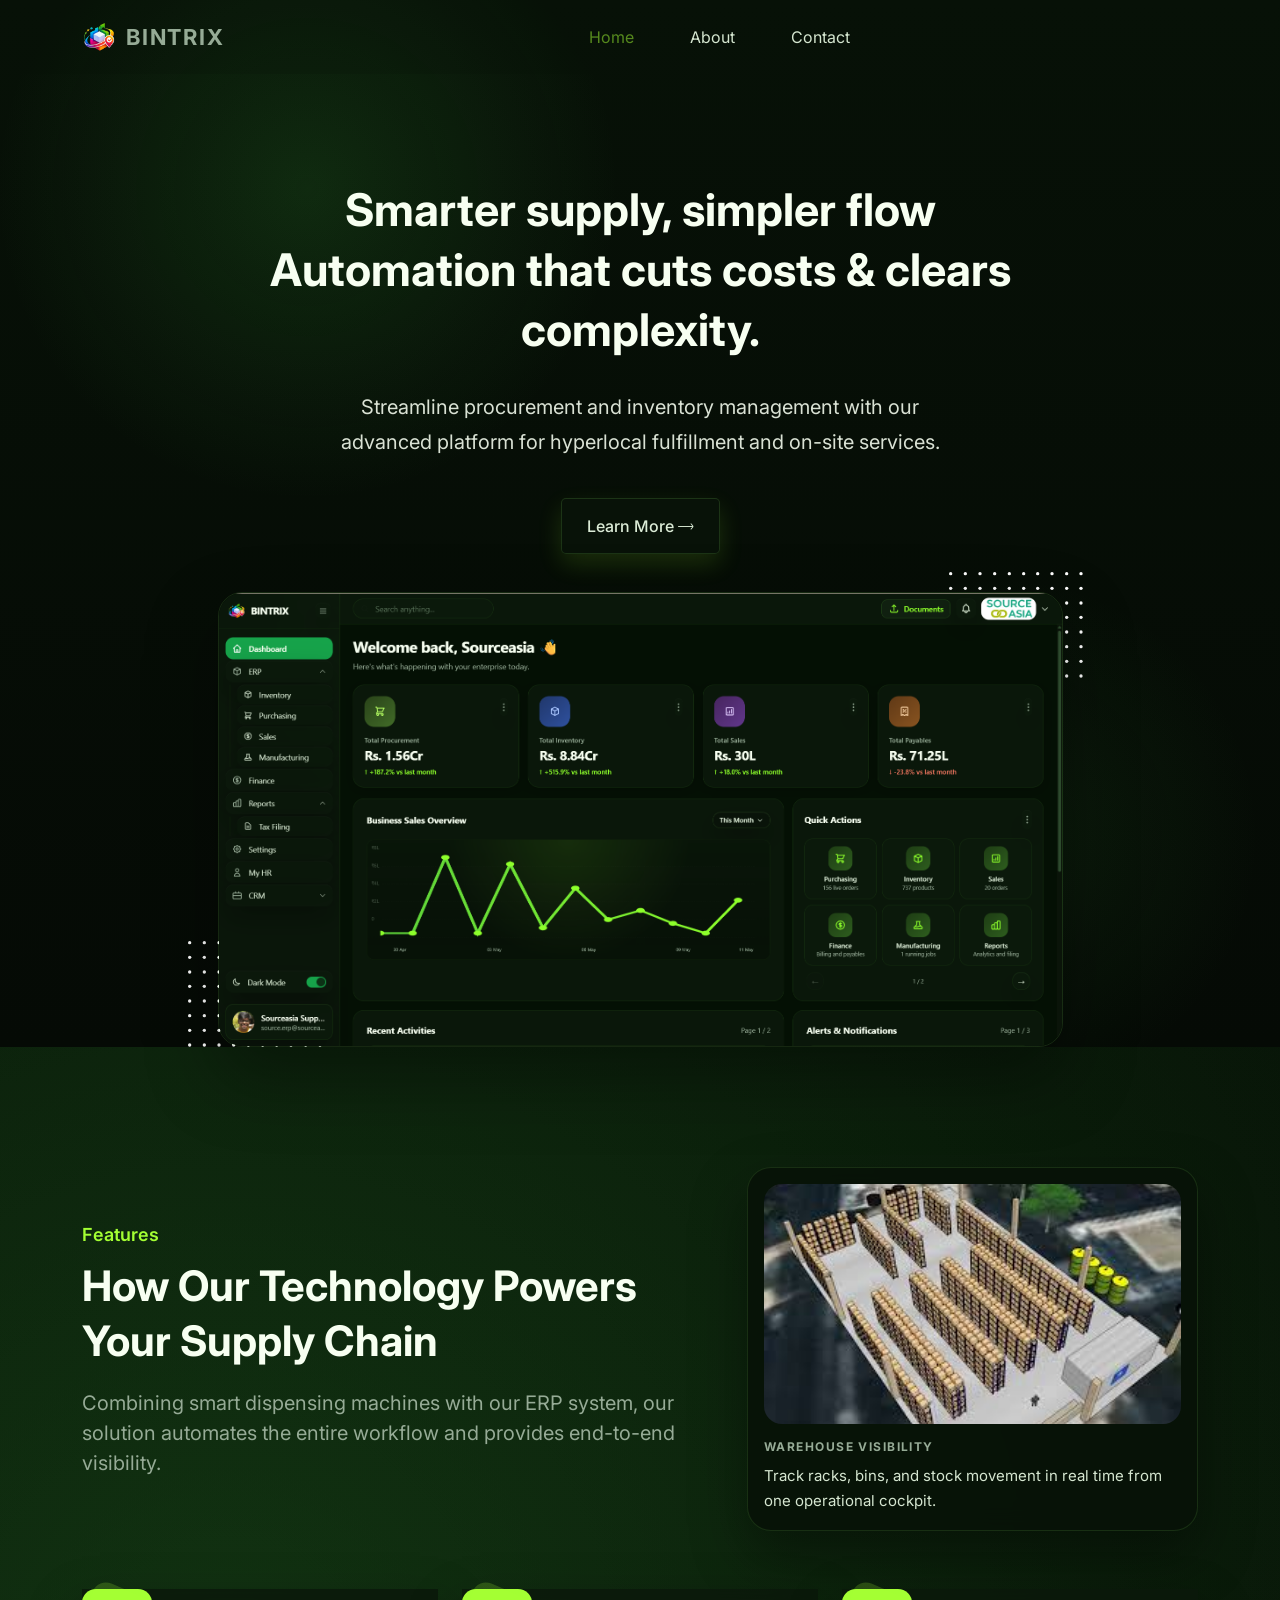
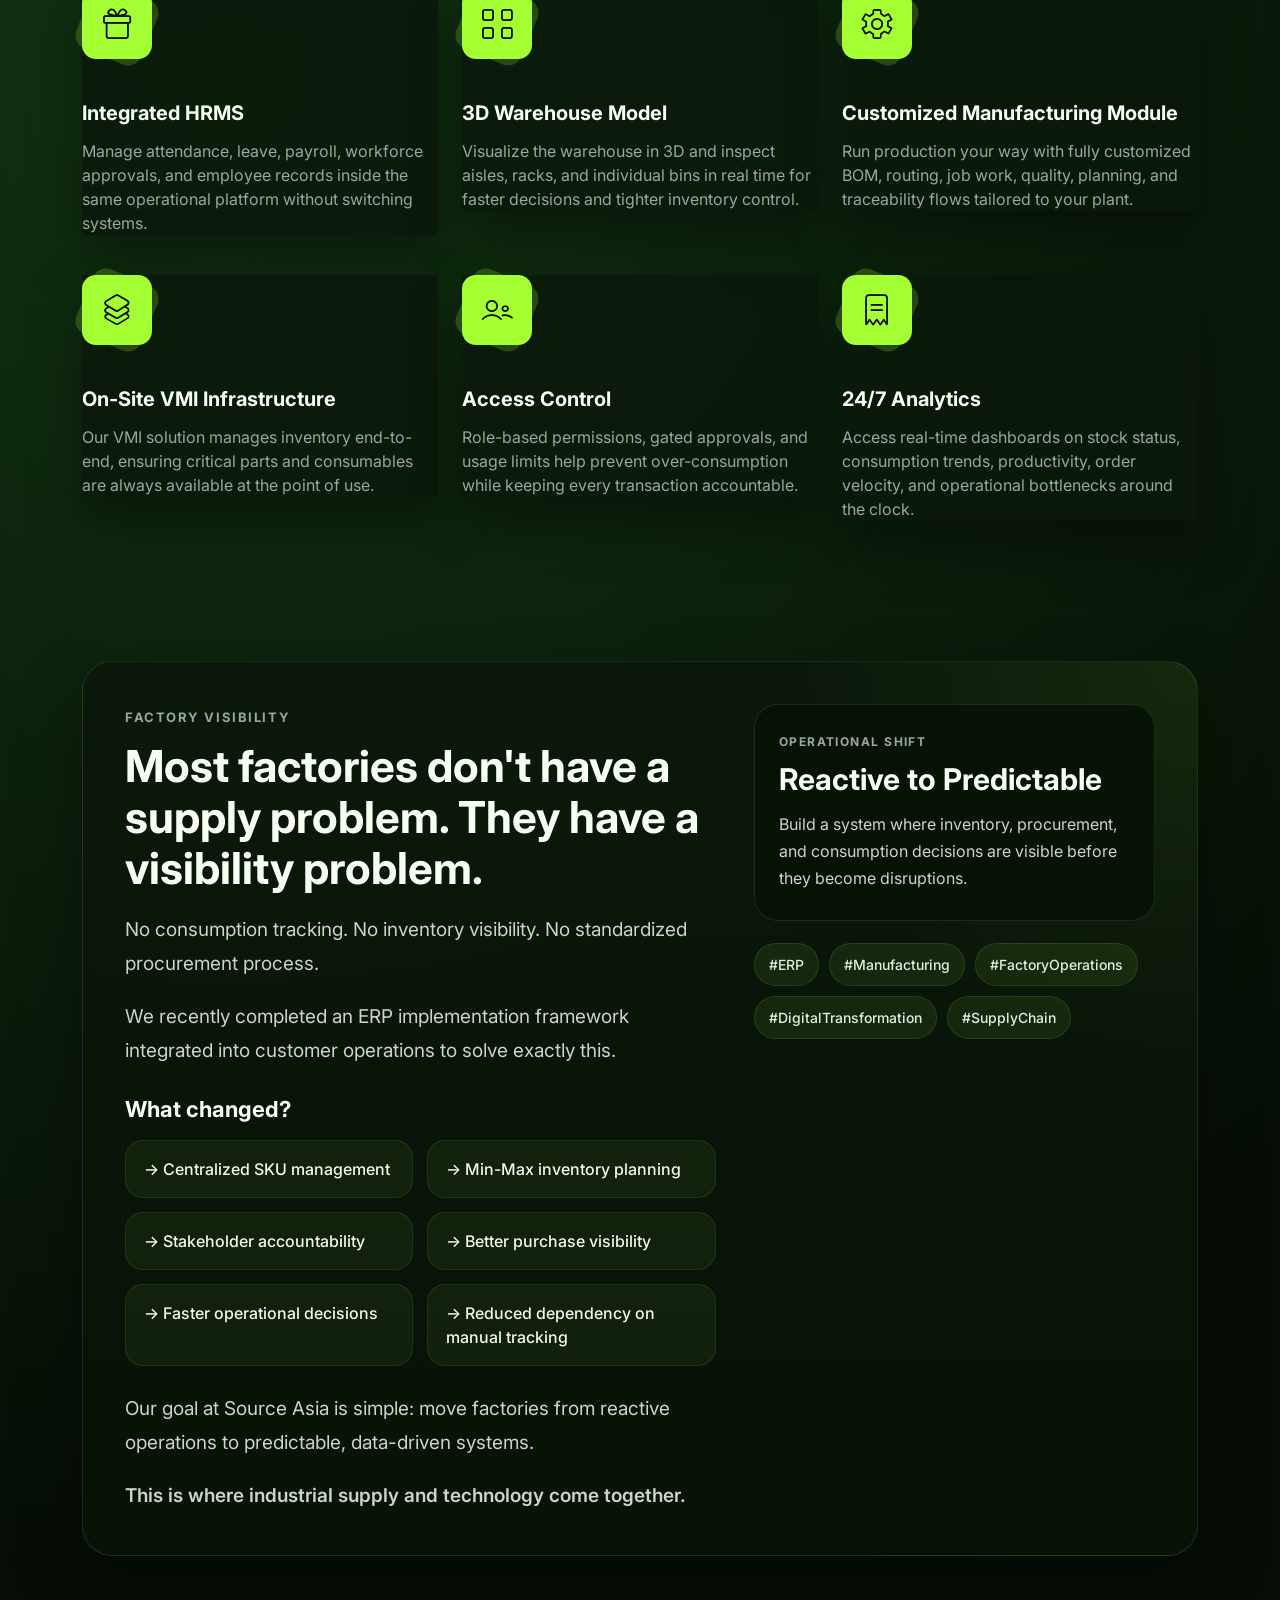
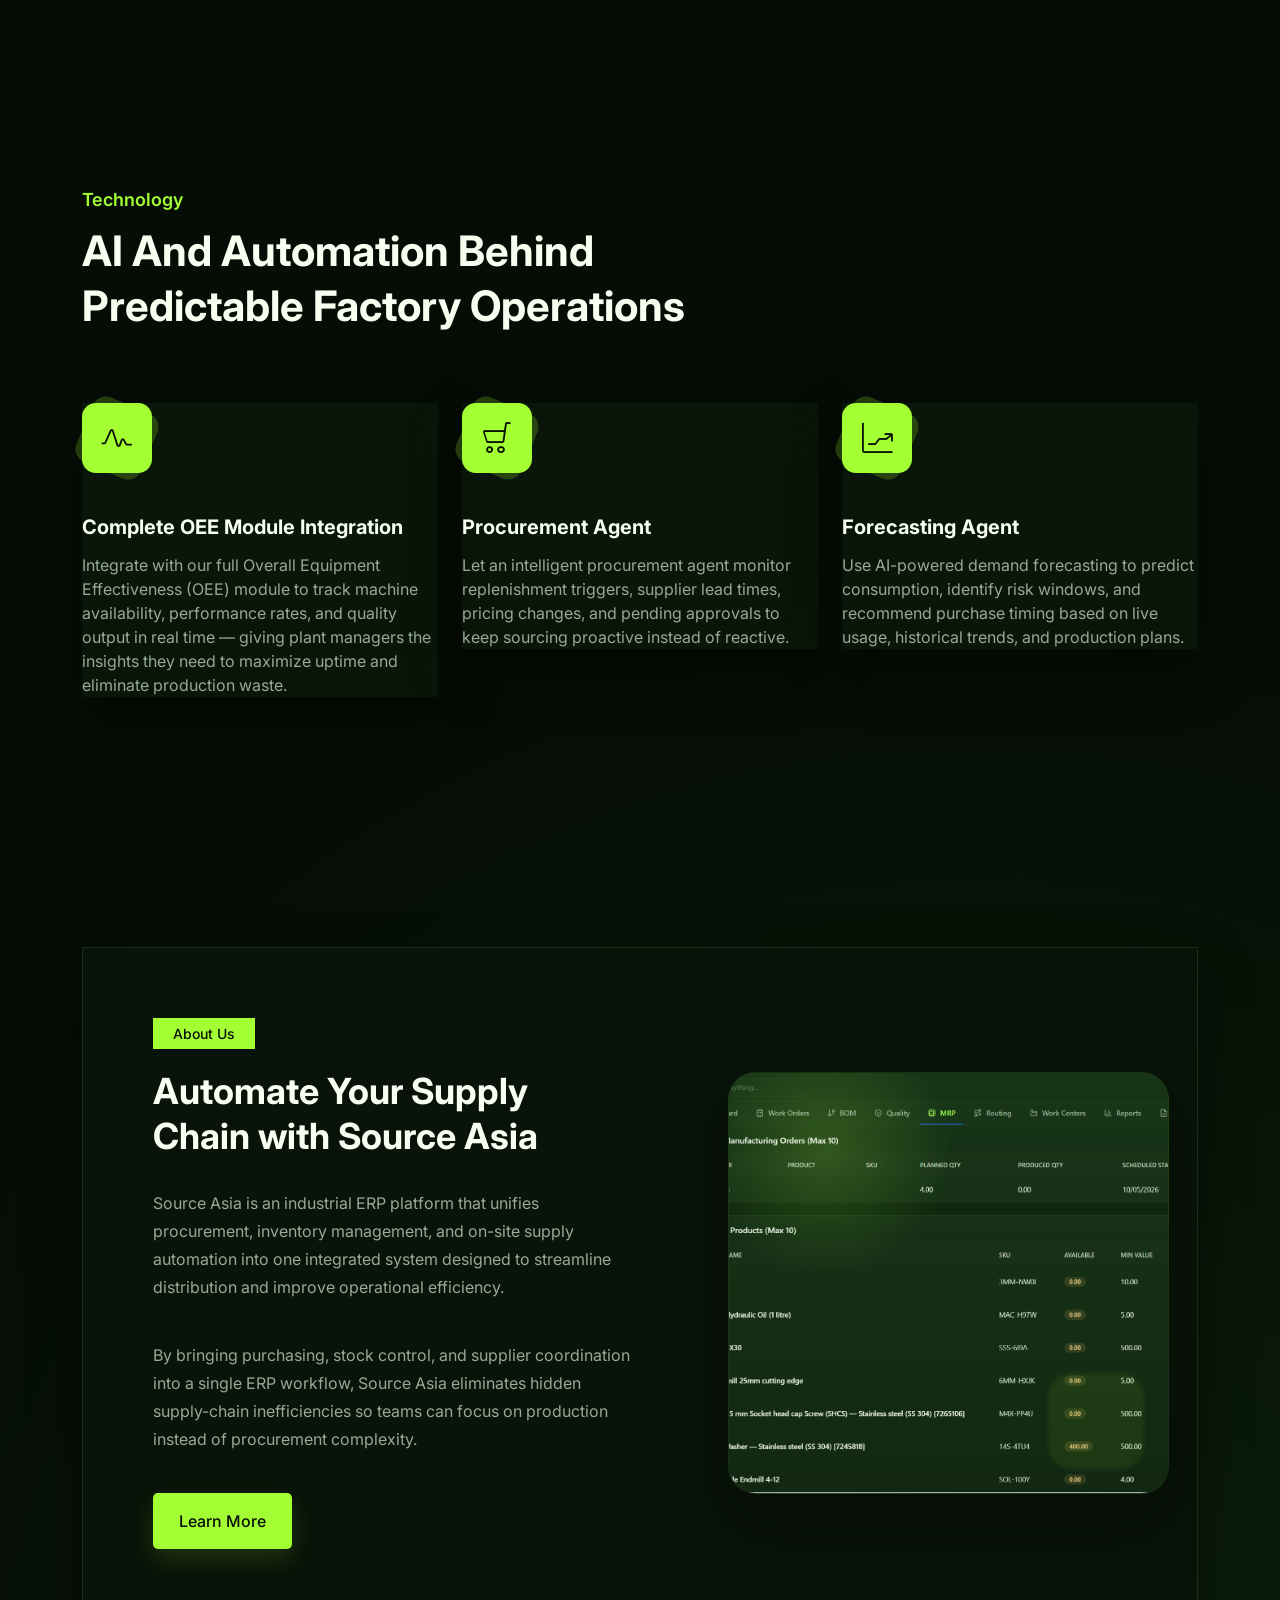
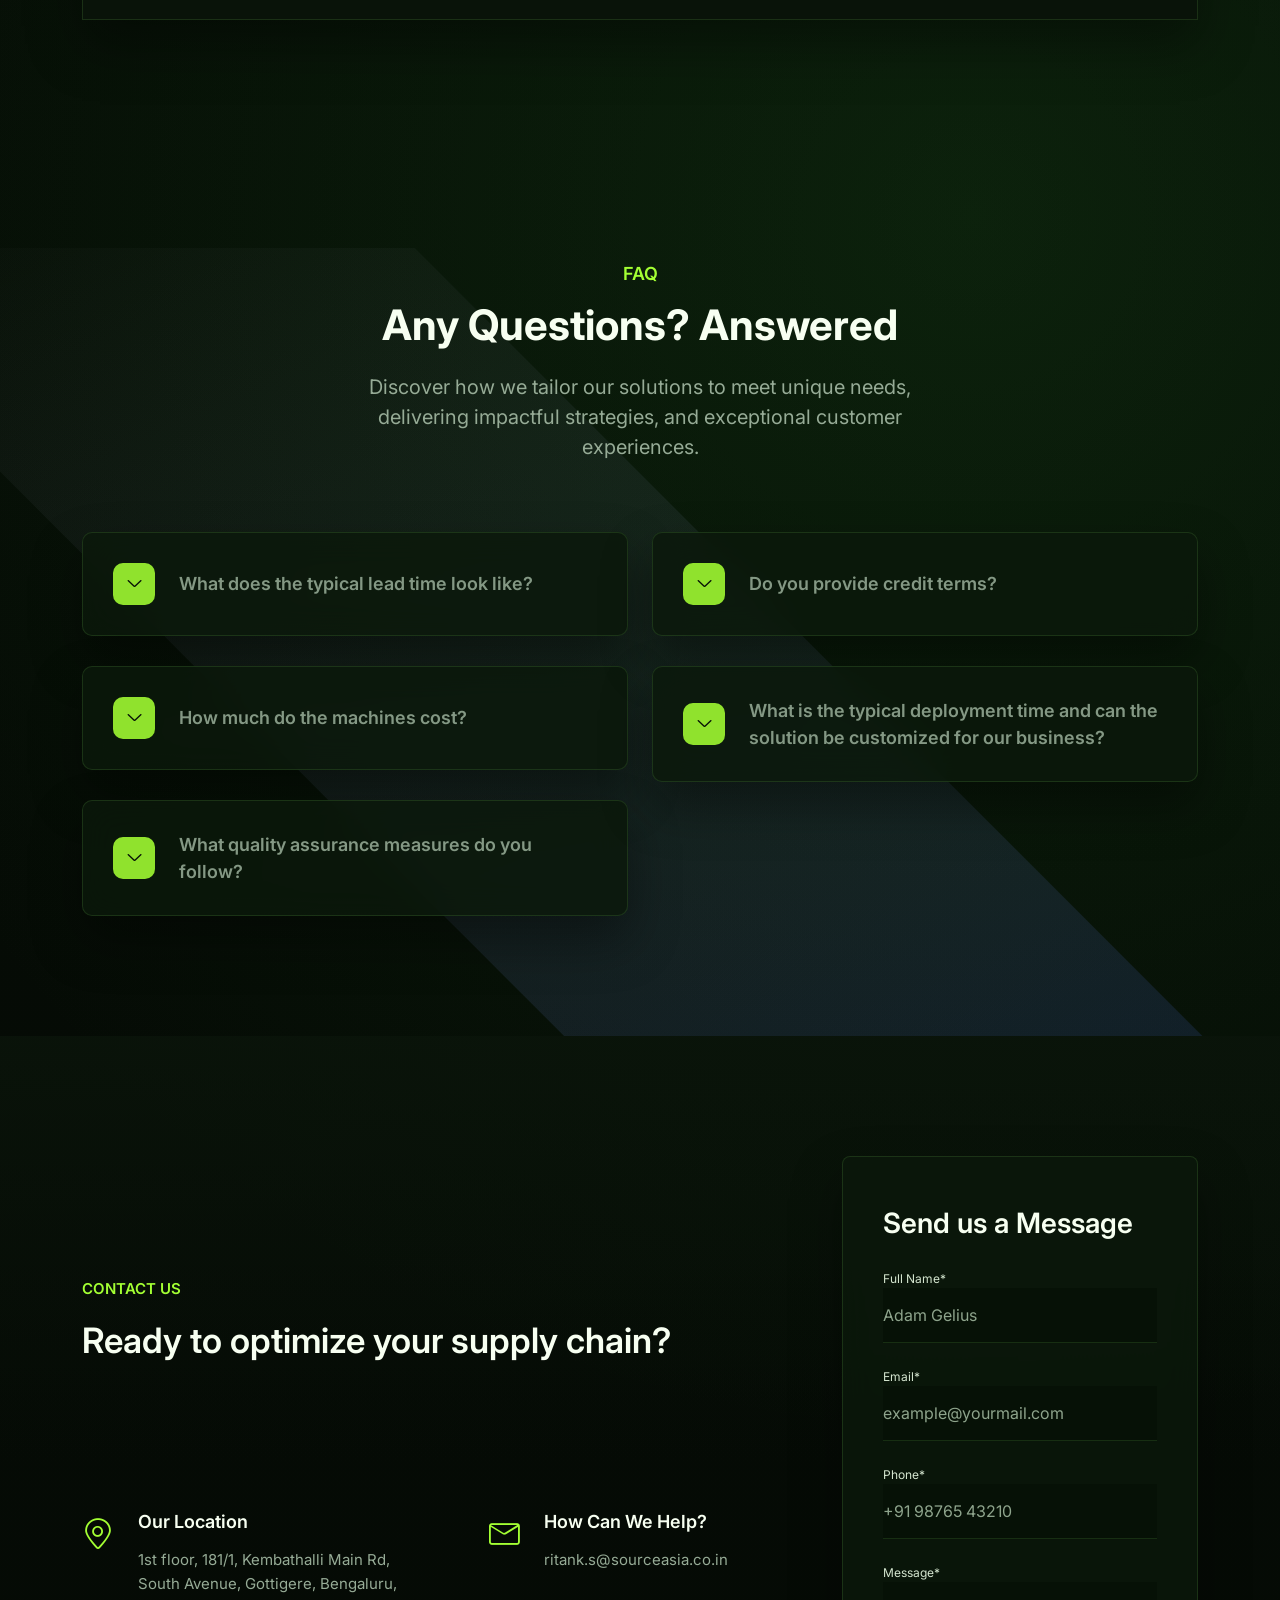
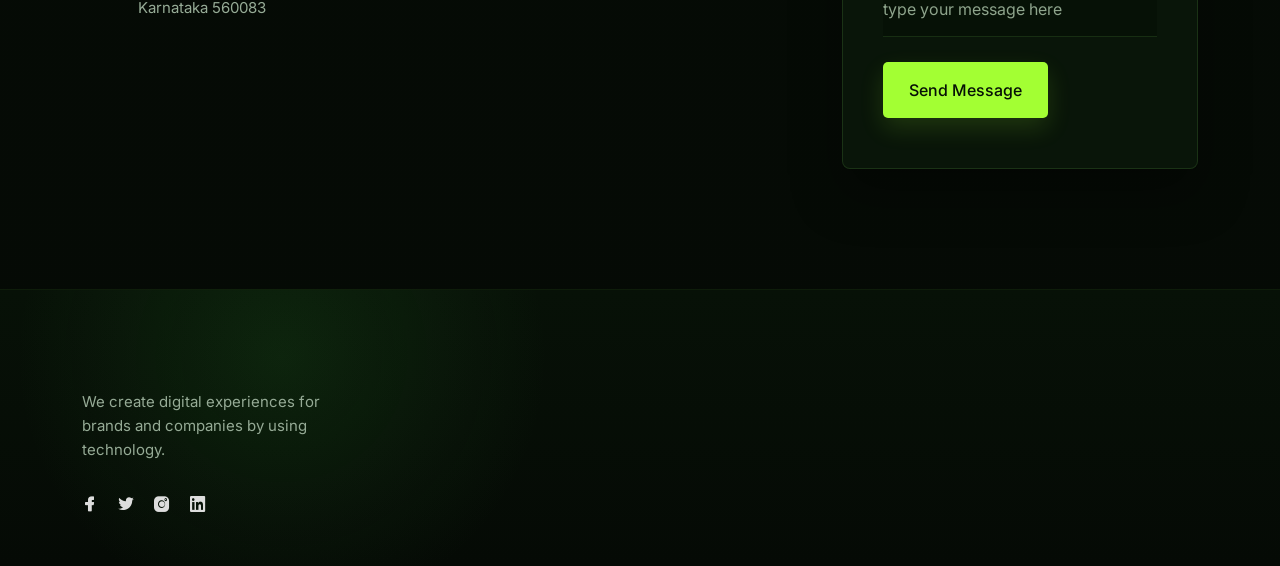
<file: index.html>
<!-- =========

	Template Name: Play
	Author: UIdeck
	Author URI: https://uideck.com/
	Support: https://uideck.com/support/
	Version: 1.1

========== -->

<!DOCTYPE html>
<html lang="en">
  <head>
    <meta charset="UTF-8" />
    <meta name="viewport" content="width=device-width, initial-scale=1.0" />
    <title>Bintrix</title>

    <!-- Primary Meta Tags -->
<meta name="title" content="Bintrix - ERP solution">
<meta name="description" content="source asia ERP solution">

<!-- Open Graph / Facebook -->
<!-- <meta property="og:type" content="website">
<meta property="og:url" content="https://uideck.com/play/">
<meta property="og:title" content="Play - Free Open Source HTML Bootstrap Template by UIdeck">
<meta property="og:description" content="Play - Free Open Source HTML Bootstrap Template by UIdeck Team">
<meta property="og:image" content="https://uideck.com/wp-content/uploads/2021/09/play-meta-bs.jpg"> -->

<!-- Twitter -->
<!-- <meta property="twitter:card" content="summary_large_image">
<meta property="twitter:url" content="https://uideck.com/play/">
<meta property="twitter:title" content="Play - Free Open Source HTML Bootstrap Template by UIdeck">
<meta property="twitter:description" content="Play - Free Open Source HTML Bootstrap Template by UIdeck Team">
<meta property="twitter:image" content="https://uideck.com/wp-content/uploads/2021/09/play-meta-bs.jpg"> -->

    <!--====== Favicon Icon ======-->
    <link
      rel="shortcut icon"
      href="assets/images/favicon.svg"
      type="image/svg"
    />

    <!-- ===== All CSS files ===== -->
    <link rel="stylesheet" href="assets/css/bootstrap.min.css" />
    <link rel="stylesheet" href="assets/css/animate.css" />
    <link rel="stylesheet" href="assets/css/lineicons.css" />
    <link rel="stylesheet" href="assets/css/ud-styles.css" />
  </head>
  <body>
    <!-- ====== Header Start ====== -->
    <header class="ud-header">
      <div class="container">
        <div class="row">
          <div class="col-lg-12">
            <nav class="navbar navbar-expand-lg">
              <a class="navbar-brand" href="index.html">
                <img src="assets/images/logo/Bintrix.png?v=2" alt="Bintrix Logo" />
                <span class="bintrix-wordmark">BINTRIX</span>
              </a>
              <button class="navbar-toggler">
                <span class="toggler-icon"> </span>
                <span class="toggler-icon"> </span>
                <span class="toggler-icon"> </span>
              </button>

              <div class="navbar-collapse">
                <ul id="nav" class="navbar-nav mx-auto">
                  <li class="nav-item">
                    <a class="ud-menu-scroll" href="#home">Home</a>
                  </li>

                  <li class="nav-item">
                    <a class="ud-menu-scroll" href="#about">About</a>
                  </li>
                  <!-- <li class="nav-item">
                    <a class="ud-menu-scroll" href="#pricing">Pricing</a>
                  </li> -->
                  <li class="nav-item">
                    <a class="ud-menu-scroll" href="#contact">Contact</a>
                  </li>
                  <!-- <li class="nav-item nav-item-has-children">
                    <a href="javascript:void(0)"> Pages </a>
                    <ul class="ud-submenu">
                      <li class="ud-submenu-item">
                        <a href="about.html" class="ud-submenu-link">
                          About Page
                        </a>
                      </li>
                      <li class="ud-submenu-item">
                        <a href="pricing.html" class="ud-submenu-link">
                          Pricing Page
                        </a>
                      </li>
                      <li class="ud-submenu-item">
                        <a href="contact.html" class="ud-submenu-link">
                          Contact Page
                        </a>
                      </li>
                      <li class="ud-submenu-item">
                        <a href="blog.html" class="ud-submenu-link">
                          Blog Grid Page
                        </a>
                      </li>
                      <li class="ud-submenu-item">
                        <a href="blog-details.html" class="ud-submenu-link">
                          Blog Details Page
                        </a>
                      </li>
                      <li class="ud-submenu-item">
                        <a href="login.html" class="ud-submenu-link">
                          Sign In Page
                        </a>
                      </li>
                      <li class="ud-submenu-item">
                        <a href="404.html" class="ud-submenu-link">404 Page</a>
                      </li>
                    </ul>
                  </li> -->
                </ul>
              </div>

              <!-- <div class="navbar-btn d-none d-sm-inline-block">
                <a href="login.html" class="ud-main-btn ud-login-btn">
                  Sign In
                </a>
                <a class="ud-main-btn ud-white-btn" href="javascript:void(0)">
                  Sign Up
                </a>
              </div> -->
            </nav>
          </div>
        </div>
      </div>
    </header>
    <!-- ====== Header End ====== -->

    <!-- ====== Hero Start ====== -->
    <section class="ud-hero" id="home">
      <div class="container">
        <div class="row">
          <div class="col-lg-12">
            <div class="ud-hero-content wow fadeInUp" data-wow-delay=".2s">
              <h1 class="ud-hero-title">
                Smarter supply, simpler flow
Automation that cuts costs & clears complexity.
              </h1>
              <p class="ud-hero-desc">
                Streamline procurement and inventory management with  our advanced platform for hyperlocal fulfillment and on-site services.
              </p>
              <ul class="ud-hero-buttons">
               
                <li>
                  <a href="https://sourceasia.co.in" rel="nofollow noopener" target="_blank" class="ud-main-btn ud-white-btn">
                    Learn More <i class="lni lni-arrow-right"></i>
                  </a>
                </li>
              </ul>
            </div>
            <div class="ud-hero-image wow fadeInUp" data-wow-delay=".25s">
              <img src="assets/images/hero/erp-hero.png" alt="Bintrix ERP dashboard" class="hero-main-image" />
              <div class="ud-hero-floating-card">
                <img src="assets/images/hero/warehouse-image.jpg" alt="Warehouse operations view" class="hero-warehouse-image" />
                <div class="ud-hero-floating-copy">
                  <span>Warehouse Visibility</span>
                  <p>Track racks, bins, and stock movement in real time from one operational cockpit.</p>
                </div>
              </div>
              <img
                src="assets/images/hero/dotted-shape.svg"
                alt="shape"
                class="shape shape-1"
              />
              <img
                src="assets/images/hero/dotted-shape.svg"
                alt="shape"
                class="shape shape-2"
              />
            </div>
          </div>
        </div>
      </div>
    </section>
    <!-- ====== Hero End ====== -->

    <!-- ====== Features Start ====== -->
    <section id="features" class="ud-features">
      <div class="container">
        <div class="row align-items-center features-hero-row">
          <div class="col-lg-7">
            <div class="ud-section-title features-section-title">
              <span>Features</span>
              <h2>How Our Technology Powers Your Supply Chain</h2>
              <p>
                Combining smart dispensing machines with our ERP system, our solution  automates the entire workflow  and provides end-to-end visibility.
              </p>
            </div>
          </div>
          <div class="col-lg-5">
            <div class="features-warehouse-panel wow fadeInUp" data-wow-delay=".15s">
              <img src="assets/images/hero/warehouse-image.jpg" alt="Warehouse operations view" class="features-warehouse-image" />
              <div class="features-warehouse-copy">
                <span>Warehouse Visibility</span>
                <p>Track racks, bins, and stock movement in real time from one operational cockpit.</p>
              </div>
            </div>
          </div>
        </div>
        <div class="row">
          <div class="col-xl-4 col-lg-4 col-sm-6">
            <div class="ud-single-feature wow fadeInUp" data-wow-delay=".1s">
              <div class="ud-feature-icon">
                <i class="lni lni-gift"></i>
              </div>
              <div class="ud-feature-content">
                <h3 class="ud-feature-title">Integrated HRMS</h3>
                <p class="ud-feature-desc">
                  Manage attendance, leave, payroll, workforce approvals, and employee records inside the same operational platform without switching systems.
                </p>
              </div>
            </div>
          </div>
          <div class="col-xl-4 col-lg-4 col-sm-6">
            <div class="ud-single-feature wow fadeInUp" data-wow-delay=".15s">
              <div class="ud-feature-icon">
                <i class="lni lni-grid-alt"></i>
              </div>
              <div class="ud-feature-content">
                <h3 class="ud-feature-title">3D Warehouse Model</h3>
                <p class="ud-feature-desc">
                  Visualize the warehouse in 3D and inspect aisles, racks, and individual bins in real time for faster decisions and tighter inventory control.
                </p>
              </div>
            </div>
          </div>
          <div class="col-xl-4 col-lg-4 col-sm-6">
            <div class="ud-single-feature wow fadeInUp" data-wow-delay=".2s">
              <div class="ud-feature-icon">
                <i class="lni lni-cog"></i>
              </div>
              <div class="ud-feature-content">
                <h3 class="ud-feature-title">Customized Manufacturing Module</h3>
                <p class="ud-feature-desc">
                  Run production your way with fully customized BOM, routing, job work, quality, planning, and traceability flows tailored to your plant.
                </p>
              </div>
            </div>
          </div>
          <div class="col-xl-4 col-lg-4 col-sm-6">
            <div class="ud-single-feature wow fadeInUp" data-wow-delay=".25s">
              <div class="ud-feature-icon">
                <i class="lni lni-layers"></i>
              </div>
              <div class="ud-feature-content">
                <h3 class="ud-feature-title">On-Site VMI Infrastructure</h3>
                <p class="ud-feature-desc">
                  Our VMI solution manages inventory end-to-end, ensuring critical parts and consumables are always available at the point of use.
                </p>
              </div>
            </div>
          </div>
          <div class="col-xl-4 col-lg-4 col-sm-6">
            <div class="ud-single-feature wow fadeInUp" data-wow-delay=".3s">
              <div class="ud-feature-icon">
                <i class="lni lni-users"></i>
              </div>
              <div class="ud-feature-content">
                <h3 class="ud-feature-title">Access Control</h3>
                <p class="ud-feature-desc">
                  Role-based permissions, gated approvals, and usage limits help prevent over-consumption while keeping every transaction accountable.
                </p>
              </div>
            </div>
          </div>
          <div class="col-xl-4 col-lg-4 col-sm-6">
            <div class="ud-single-feature wow fadeInUp" data-wow-delay=".35s">
              <div class="ud-feature-icon">
                <i class="lni lni-ticket-alt"></i>
              </div>
              <div class="ud-feature-content">
                <h3 class="ud-feature-title">24/7 Analytics</h3>
                <p class="ud-feature-desc">
                  Access real-time dashboards on stock status, consumption trends, productivity, order velocity, and operational bottlenecks around the clock.
                </p>
              </div>
            </div>
          </div>
        </div>
      </div>
    </section>
    <!-- ====== Features End ====== -->
    <!-- ====== Visibility Start ====== -->
    <section class="ud-visibility-story">
      <div class="container">
        <div class="ud-visibility-shell wow fadeInUp" data-wow-delay=".15s">
          <div class="row align-items-start">
            <div class="col-lg-7">
              <div class="ud-visibility-copy">
                <span class="ud-visibility-eyebrow">Factory Visibility</span>
                <h2>Most factories don't have a supply problem. They have a visibility problem.</h2>
                <p>No consumption tracking. No inventory visibility. No standardized procurement process.</p>
                <p>We recently completed an ERP implementation framework integrated into customer operations to solve exactly this.</p>
                <h3>What changed?</h3>
                <div class="ud-visibility-points">
                  <span>&rarr; Centralized SKU management</span>
                  <span>&rarr; Min-Max inventory planning</span>
                  <span>&rarr; Stakeholder accountability</span>
                  <span>&rarr; Better purchase visibility</span>
                  <span>&rarr; Faster operational decisions</span>
                  <span>&rarr; Reduced dependency on manual tracking</span>
                </div>
                <p>Our goal at Source Asia is simple: move factories from reactive operations to predictable, data-driven systems.</p>
                <p class="ud-visibility-closing">This is where industrial supply and technology come together.</p>
              </div>
            </div>
            <div class="col-lg-5">
              <div class="ud-visibility-side">
                <div class="ud-visibility-stat">
                  <span>Operational Shift</span>
                  <strong>Reactive to Predictable</strong>
                  <p>Build a system where inventory, procurement, and consumption decisions are visible before they become disruptions.</p>
                </div>
                <div class="ud-visibility-tags">
                  <span>#ERP</span>
                  <span>#Manufacturing</span>
                  <span>#FactoryOperations</span>
                  <span>#DigitalTransformation</span>
                  <span>#SupplyChain</span>
                </div>
              </div>
            </div>
          </div>
        </div>
      </div>
    </section>
    <!-- ====== Visibility End ====== -->

    <!-- ====== Technology Start ====== -->
    <section class="ud-features ud-technology-section">
      <div class="container">
        <div class="row">
          <div class="col-lg-12">
            <div class="ud-section-title">
              <span>Technology</span>
              <h2>AI and Automation Behind Predictable Factory Operations</h2>
            </div>
          </div>
        </div>
        <div class="row">
          <div class="col-xl-4 col-lg-4 col-sm-6">
            <div class="ud-single-feature wow fadeInUp" data-wow-delay=".1s">
              <div class="ud-feature-icon">
                <i class="lni lni-pulse"></i>
              </div>
              <div class="ud-feature-content">
                <h3 class="ud-feature-title">Complete OEE Module Integration</h3>
                <p class="ud-feature-desc">
                  Integrate with our full Overall Equipment Effectiveness (OEE) module to track machine availability, performance rates, and quality output in real time — giving plant managers the insights they need to maximize uptime and eliminate production waste.
                </p>
              </div>
            </div>
          </div>
          <div class="col-xl-4 col-lg-4 col-sm-6">
            <div class="ud-single-feature wow fadeInUp" data-wow-delay=".15s">
              <div class="ud-feature-icon">
                <i class="lni lni-cart"></i>
              </div>
              <div class="ud-feature-content">
                <h3 class="ud-feature-title">Procurement Agent</h3>
                <p class="ud-feature-desc">
                  Let an intelligent procurement agent monitor replenishment triggers, supplier lead times, pricing changes, and pending approvals to keep sourcing proactive instead of reactive.
                </p>
              </div>
            </div>
          </div>
          <div class="col-xl-4 col-lg-4 col-sm-6">
            <div class="ud-single-feature wow fadeInUp" data-wow-delay=".2s">
              <div class="ud-feature-icon">
                <i class="lni lni-stats-up"></i>
              </div>
              <div class="ud-feature-content">
                <h3 class="ud-feature-title">Forecasting Agent</h3>
                <p class="ud-feature-desc">
                  Use AI-powered demand forecasting to predict consumption, identify risk windows, and recommend purchase timing based on live usage, historical trends, and production plans.
                </p>
              </div>
            </div>
          </div>
        </div>
      </div>
    </section>
    <!-- ====== Technology End ====== -->

    <!-- ====== About Start ====== -->
    <section id="about" class="ud-about">
      <div class="container">
        <div class="ud-about-wrapper wow fadeInUp" data-wow-delay=".2s">
          <div class="ud-about-content-wrapper">
            <div class="ud-about-content">
              <span class="tag">About Us</span>
              <h2>Automate Your Supply Chain with Source Asia</h2>
             <p>
    Source Asia is an industrial ERP platform that unifies procurement, inventory management, and on-site
    supply automation into one integrated system designed to streamline distribution and improve operational efficiency.
  </p>
  <p>
    By bringing purchasing, stock control, and supplier coordination into a single ERP workflow, Source Asia
    eliminates hidden supply-chain inefficiencies so teams can focus on production instead of procurement complexity.
  </p>
              <a href="https://bintrix.sourceasia.co.in" class="ud-main-btn" target="_blank">Learn More</a>
            </div>
          </div>
          <div class="ud-about-image">
            <div class="ud-about-image-shell">
              <img src="assets/images/about/about-image.png" alt="Source Asia and Bintrix operations overview" />
            </div>
          </div>
        </div>
      </div>
    </section>
    <!-- ====== About End ====== -->

    <!-- ====== Pricing Start ====== -->

    <!-- ====== Pricing End ====== -->

    <!-- ====== FAQ Start ====== -->
    <section id="faq" class="ud-faq">
      <div class="shape">
        <img src="assets/images/faq/shape.svg" alt="shape" />
      </div>
      <div class="container">
        <div class="row">
          <div class="col-lg-12">
            <div class="ud-section-title text-center mx-auto">
              <span>FAQ</span>
              <h2>Any Questions? Answered</h2>
              <p>
                Discover how we tailor our solutions to meet unique needs, delivering impactful strategies, and exceptional customer experiences.
              </p>
            </div>
          </div>
        </div>

        <div class="row">
          <div class="col-lg-6">
            <div class="ud-single-faq wow fadeInUp" data-wow-delay=".1s">
              <div class="accordion">
                <button
                  class="ud-faq-btn collapsed"
                  data-bs-toggle="collapse"
                  data-bs-target="#collapseOne"
                >
                  <span class="icon flex-shrink-0">
                    <i class="lni lni-chevron-down"></i>
                  </span>
                  <span>What does the typical lead time look like?</span>
                </button>
                <div id="collapseOne" class="accordion-collapse collapse">
                  <div class="ud-faq-body">
                    We offer an under‑24‑hour lead time guarantee here at Source Asia, ensuring your operations continue without any delays or setbacks.
                  </div>
                </div>
              </div>
            </div>
            <div class="ud-single-faq wow fadeInUp" data-wow-delay=".15s">
              <div class="accordion">
                <button
                  class="ud-faq-btn collapsed"
                  data-bs-toggle="collapse"
                  data-bs-target="#collapseTwo"
                >
                  <span class="icon flex-shrink-0">
                    <i class="lni lni-chevron-down"></i>
                  </span>
                  <span>How much do the machines cost?</span>
                </button>
                <div id="collapseTwo" class="accordion-collapse collapse">
                  <div class="ud-faq-body">
                    SourceStock machines are provided free of charge as part of our solution. Clients only invest in the service and technology integration, while the machines themselves are deployed at no additional cost.
                  </div>
                </div>
              </div>
            </div>
            <div class="ud-single-faq wow fadeInUp" data-wow-delay=".2s">
              <div class="accordion">
                <button
                  class="ud-faq-btn collapsed"
                  data-bs-toggle="collapse"
                  data-bs-target="#collapseThree"
                >
                  <span class="icon flex-shrink-0">
                    <i class="lni lni-chevron-down"></i>
                  </span>
                  <span>What quality assurance measures do you follow?</span>
                </button>
                <div id="collapseThree" class="accordion-collapse collapse">
                  <div class="ud-faq-body">
                    We adhere to recognized industry certifications and enforce strict sampling and QC checks at every stage. Our processes ensure full brand compliance, so clients can trust that every product meets the highest standards of reliability and consistency.
                  </div>
                </div>
              </div>
            </div>
          </div>
          <div class="col-lg-6">
            <div class="ud-single-faq wow fadeInUp" data-wow-delay=".1s">
              <div class="accordion">
                <button
                  class="ud-faq-btn collapsed"
                  data-bs-toggle="collapse"
                  data-bs-target="#collapseFour"
                >
                  <span class="icon flex-shrink-0">
                    <i class="lni lni-chevron-down"></i>
                  </span>
                  <span>Do you provide credit terms?</span>
                </button>
                <div id="collapseFour" class="accordion-collapse collapse">
                  <div class="ud-faq-body">
                    Yes, we offer credit cycles with flexible payment arrangements to support client needs, backed by standard compliance and reliability.
                  </div>
                </div>
              </div>
            </div>
            <div class="ud-single-faq wow fadeInUp" data-wow-delay=".15s">
              <div class="accordion">
                <button
                  class="ud-faq-btn collapsed"
                  data-bs-toggle="collapse"
                  data-bs-target="#collapseFive"
                >
                  <span class="icon flex-shrink-0">
                    <i class="lni lni-chevron-down"></i>
                  </span>
                  <span>What is the typical deployment time and can the solution be customized for our business?</span>
                </button>
                <div id="collapseFive" class="accordion-collapse collapse">
                  <div class="ud-faq-body">
                    Our solutions are implemented within 3–6 weeks, and they are fully customizable to meet your specific business requirements.
                  </div>
                </div>
              </div>
            </div>
            <!-- <div class="ud-single-faq wow fadeInUp" data-wow-delay=".2s">
              <div class="accordion">
                <button
                  class="ud-faq-btn collapsed"
                  data-bs-toggle="collapse"
                  data-bs-target="#collapseSix"
                >
                  <span class="icon flex-shrink-0">
                    <i class="lni lni-chevron-down"></i>
                  </span>
                  <span>Where and how to host this template?</span>
                </button>
                <div id="collapseSix" class="accordion-collapse collapse">
                  <div class="ud-faq-body">
                    Lorem Ipsum is simply dummy text of the printing and
                    typesetting industry. Lorem Ipsum has been the industry's
                    standard dummy text ever since the 1500s, when an unknown
                    printer took a galley of type and scrambled it to make a
                    type specimen book.
                  </div>
                </div>
              </div>
            </div> -->
          </div>
        </div>
      </div>
    </section>
    <!-- ====== FAQ End ====== -->

    <!-- ====== Testimonials Start ====== -->
    <!-- <section id="testimonials" class="ud-testimonials">
      <div class="container">
        <div class="row">
          <div class="col-lg-12">
            <div class="ud-section-title mx-auto text-center">
              <span>Testimonials</span>
              <h2>What our Customers Says</h2>
              <p>
                There are many variations of passages of Lorem Ipsum available
                but the majority have suffered alteration in some form.
              </p>
            </div>
          </div>
        </div>

        <div class="row">
          <div class="col-lg-4 col-md-6">
            <div
              class="ud-single-testimonial wow fadeInUp"
              data-wow-delay=".1s"
            >
              <div class="ud-testimonial-ratings">
                <i class="lni lni-star-filled"></i>
                <i class="lni lni-star-filled"></i>
                <i class="lni lni-star-filled"></i>
                <i class="lni lni-star-filled"></i>
                <i class="lni lni-star-filled"></i>
              </div>
              <div class="ud-testimonial-content">
                <p>
                  “Our members are so impressed. It's intuitive. It's clean.
                  It's distraction free. If you're building a community.
                </p>
              </div>
              <div class="ud-testimonial-info">
                <div class="ud-testimonial-image">
                  <img
                    src="assets/images/testimonials/author-01.png"
                    alt="author"
                  />
                </div>
                <div class="ud-testimonial-meta">
                  <h4>Sabo Masties</h4>
                  <p>Founder @UIdeck</p>
                </div>
              </div>
            </div>
          </div>
          <div class="col-lg-4 col-md-6">
            <div
              class="ud-single-testimonial wow fadeInUp"
              data-wow-delay=".15s"
            >
              <div class="ud-testimonial-ratings">
                <i class="lni lni-star-filled"></i>
                <i class="lni lni-star-filled"></i>
                <i class="lni lni-star-filled"></i>
                <i class="lni lni-star-filled"></i>
                <i class="lni lni-star-filled"></i>
              </div>
              <div class="ud-testimonial-content">
                <p>
                  “Our members are so impressed. It's intuitive. It's clean.
                  It's distraction free. If you're building a community.
                </p>
              </div>
              <div class="ud-testimonial-info">
                <div class="ud-testimonial-image">
                  <img
                    src="assets/images/testimonials/author-02.png"
                    alt="author"
                  />
                </div>
                <div class="ud-testimonial-meta">
                  <h4>Margin Gesmu</h4>
                  <p>Founder @Lineicons</p>
                </div>
              </div>
            </div>
          </div>
          <div class="col-lg-4 col-md-6">
            <div
              class="ud-single-testimonial wow fadeInUp"
              data-wow-delay=".2s"
            >
              <div class="ud-testimonial-ratings">
                <i class="lni lni-star-filled"></i>
                <i class="lni lni-star-filled"></i>
                <i class="lni lni-star-filled"></i>
                <i class="lni lni-star-filled"></i>
                <i class="lni lni-star-filled"></i>
              </div>
              <div class="ud-testimonial-content">
                <p>
                  “Our members are so impressed. It's intuitive. It's clean.
                  It's distraction free. If you're building a community.
                </p>
              </div>
              <div class="ud-testimonial-info">
                <div class="ud-testimonial-image">
                  <img
                    src="assets/images/testimonials/author-03.png"
                    alt="author"
                  />
                </div>
                <div class="ud-testimonial-meta">
                  <h4>William Smith</h4>
                  <p>Founder @GrayGrids</p>
                </div>
              </div>
            </div>
          </div>
        </div>
        <div class="row">
          <div class="col-lg-12">
            <div class="ud-brands wow fadeInUp" data-wow-delay=".2s">
              <div class="ud-title">
                <h6>Trusted and Used by</h6>
              </div>
              <div class="ud-brands-logo">
                <div class="ud-single-logo">
                  <img src="assets/images/brands/ayroui.svg" alt="ayroui" />
                </div>
                <div class="ud-single-logo">
                  <img src="assets/images/brands/uideck.svg" alt="uideck" />
                </div>
                <div class="ud-single-logo">
                  <img
                    src="assets/images/brands/graygrids.svg"
                    alt="graygrids"
                  />
                </div>
                <div class="ud-single-logo">
                  <img
                    src="assets/images/brands/lineicons.svg"
                    alt="lineicons"
                  />
                </div>
                <div class="ud-single-logo">
                  <img
                    src="assets/images/brands/ecommerce-html.svg"
                    alt="ecommerce-html"
                  />
                </div>
              </div>
            </div>
          </div>
        </div>
      </div>
    </section> -->
    <!-- ====== Testimonials End ====== -->

    <!-- ====== Team Start ====== -->
    <section id="team" class="ud-team">
      <div class="container">
        <div class="row">
          <div class="col-lg-12">
           <div class="ud-section-title mx-auto text-center" style="max-width:100%;">
  <span>Our Team</span>
  <h2>Meet The Team</h2>
  <p style="max-width:100%; width:100%;">
    Meet the team driving innovation at Source Asia and building the Bintrix platform. Our team combines expertise in industrial operations, supply chain management, and enterprise technology. Through Source Asia’s technology vertical, we develop intelligent systems like Bintrix ERP that help businesses streamline operations, automate procurement, and gain real-time visibility across their organizations. Our focus is simple — build reliable technology that solves real operational challenges for modern industry.
  </p>
</div>
          </div>
        </div>

        <div class="row">
          <div class="col-xl-3 col-lg-3 col-sm-6">
            <div class="ud-single-team wow fadeInUp" data-wow-delay=".1s">
              <div class="ud-team-image-wrapper">
                <div class="ud-team-image">
                  <img src="assets/images/praj.jpg" alt="team" />
                </div>

                <img
                  src="assets/images/team/dotted-shape.svg"
                  alt="shape"
                  class="shape shape-1"
                />
                <img
                  src="assets/images/team/shape-2.svg"
                  alt="shape"
                  class="shape shape-2"
                />
              </div>
              <div class="ud-team-info">
                <h5>Prajwal</h5>
                <h6>Co-Founder</h6>
              </div>
              <ul class="ud-team-socials">
                <li>
                  <a href="https://www.linkedin.com/in/praj-bh-b1b689201/" target="_blank">
                    <i class="lni lni-linkedin"></i>
                  </a>
                </li>
              </ul>
            </div>
          </div>
          <div class="col-xl-3 col-lg-3 col-sm-6">
            <div class="ud-single-team wow fadeInUp" data-wow-delay=".15s">
              <div class="ud-team-image-wrapper">
                <div class="ud-team-image">
                  <img src="assets/images/vishal-naik.jpg" alt="team" />
                </div>

                <img
                  src="assets/images/team/dotted-shape.svg"
                  alt="shape"
                  class="shape shape-1"
                />
                <img
                  src="assets/images/team/shape-2.svg"
                  alt="shape"
                  class="shape shape-2"
                />
              </div>
              <div class="ud-team-info">
                <h5>Vishal Naik</h5>
                <h6>Chief of Staff</h6>
              </div>
              <ul class="ud-team-socials">
                <li>
                  <a href="https://www.linkedin.com/in/vishal-naik-bb63551a1/" target="_blank">
                    <i class="lni lni-linkedin"></i>
                  </a>
                </li>
              </ul>
            </div>
          </div>
          <div class="col-xl-3 col-lg-3 col-sm-6">
            <div class="ud-single-team wow fadeInUp" data-wow-delay=".2s">
              <div class="ud-team-image-wrapper">
                <div class="ud-team-image">
                  <img src="assets/images/ritank.jpg" alt="team" />
                </div>

                <img
                  src="assets/images/team/dotted-shape.svg"
                  alt="shape"
                  class="shape shape-1"
                />
                <img
                  src="assets/images/team/shape-2.svg"
                  alt="shape"
                  class="shape shape-2"
                />
              </div>
              <div class="ud-team-info">
                <h5>Ritank Saxena</h5>
                <h6>Founding Engineer & Tech Lead</h6>
              </div>
              <ul class="ud-team-socials">
                <li>
                  <a href="https://www.linkedin.com/in/ritanksaxena/" target="_blank">
                    <i class="lni lni-linkedin"></i>
                  </a>
                </li>
              </ul>
            </div>
          </div>
          <div class="col-xl-3 col-lg-3 col-sm-6">
            <div class="ud-single-team wow fadeInUp" data-wow-delay=".25s">
              <div class="ud-team-image-wrapper">
                <div class="ud-team-image">
                  <img src="assets/images/abhinav.jpg" alt="team" />
                </div>

                <img
                  src="assets/images/team/dotted-shape.svg"
                  alt="shape"
                  class="shape shape-1"
                />
                <img
                  src="assets/images/team/shape-2.svg"
                  alt="shape"
                  class="shape shape-2"
                />
              </div>
              <div class="ud-team-info">
                <h5>Abhinav Naman</h5>
                <h6>Founding Engineer & Software Developer</h6>
              </div>
              <ul class="ud-team-socials">
                <li>
                  <a href="https://www.linkedin.com/in/abhinav-naman/" target="_blank">
                    <i class="lni lni-linkedin"></i>
                  </a>
                </li>
              </ul>
            </div>
          </div>
        </div>
      </div>
    </section>
    <!-- ====== Team End ====== -->

    <!-- ====== Contact Start ====== -->
    <section id="contact" class="ud-contact">
      <div class="container">
        <div class="row align-items-center">
          <div class="col-xl-8 col-lg-7">
            <div class="ud-contact-content-wrapper">
              <div class="ud-contact-title">
                <span>CONTACT US</span>
                <h2>
                  Ready to optimize your supply chain?
                </h2>
              </div>
              <div class="ud-contact-info-wrapper">
                <div class="ud-single-info">
                  <div class="ud-info-icon">
                    <i class="lni lni-map-marker"></i>
                  </div>
                  <div class="ud-info-meta">
                    <h5>Our Location</h5>
                    <p>1st floor, 181/1, Kembathalli Main Rd, South Avenue, Gottigere, Bengaluru, Karnataka 560083</p>
                  </div>
                </div>
                <div class="ud-single-info">
                  <div class="ud-info-icon">
                    <i class="lni lni-envelope"></i>
                  </div>
                  <div class="ud-info-meta">
                    <h5>How Can We Help?</h5>
                    <p>ritank.s@sourceasia.co.in</p>
                  </div>
                </div>
              </div>
            </div>
          </div>
          <div class="col-xl-4 col-lg-5">
            <div
              class="ud-contact-form-wrapper wow fadeInUp"
              data-wow-delay=".2s"
            >
              <h3 class="ud-contact-form-title">Send us a Message</h3>
              <form class="ud-contact-form">
                <div class="ud-form-group">
                  <label for="fullName">Full Name*</label>
                  <input
                    type="text"
                    id="fullName"
                    name="fullName"
                    placeholder="Adam Gelius"
                    required
                  />
                </div>
                <div class="ud-form-group">
                  <label for="email">Email*</label>
                  <input
                    type="email"
                    id="email"
                    name="email"
                    placeholder="example@yourmail.com"
                    required
                  />
                </div>
                <div class="ud-form-group">
                  <label for="phone">Phone*</label>
                  <input
                    type="text"
                    id="phone"
                    name="phone"
                    placeholder="+91 98765 43210"
                  />
                </div>
                <div class="ud-form-group">
                  <label for="message">Message*</label>
                  <textarea
                    id="message"
                    name="message"
                    rows="1"
                    placeholder="type your message here"
                    required
                  ></textarea>
                </div>
                <div class="ud-form-group mb-0">
                  <button type="submit" class="ud-main-btn">
                    Send Message
                  </button>
                </div>
              </form>
            </div>
          </div>
        </div>
      </div>
    </section>
    <!-- ====== Contact End ====== -->

    <!-- ====== Footer Start ====== -->
    <footer class="ud-footer wow fadeInUp" data-wow-delay=".15s">
      
      <div class="ud-footer-widgets">
        <div class="container">
          <div class="row">
            <div class="col-xl-3 col-lg-4 col-md-6">
              <div class="ud-widget">
                <!-- <a href="index.html" class="ud-footer-logo">
                  <img src="assets/images/logo/logo.svg" alt="logo" />
                </a> -->
                <p class="ud-widget-desc">
                  We create digital experiences for brands and companies by
                  using technology.
                </p>
                <ul class="ud-widget-socials">
                  <li>
                    <a href="https://twitter.com/MusharofChy">
                      <i class="lni lni-facebook-filled"></i>
                    </a>
                  </li>
                  <li>
                    <a href="https://twitter.com/MusharofChy">
                      <i class="lni lni-twitter-filled"></i>
                    </a>
                  </li>
                  <li>
                    <a href="https://twitter.com/MusharofChy">
                      <i class="lni lni-instagram-filled"></i>
                    </a>
                  </li>
                  <li>
                    <a href="https://twitter.com/MusharofChy">
                      <i class="lni lni-linkedin-original"></i>
                    </a>
                  </li>
                </ul>
              </div>
            </div>

            
          
             
            </div>
          </div>
        </div>
      </div>
     
       
      </div>
    </footer>
    <!-- ====== Footer End ====== -->

    <!-- ====== Back To Top Start ====== -->
    <a href="javascript:void(0)" class="back-to-top">
      <i class="lni lni-chevron-up"> </i>
    </a>
    <!-- ====== Back To Top End ====== -->

    <!-- ====== All Javascript Files ====== -->
    <script src="assets/js/bootstrap.bundle.min.js"></script>
    <script src="assets/js/wow.min.js"></script>
    <script src="assets/js/main.js"></script>
    <script>
      // ==== for menu scroll
      const pageLink = document.querySelectorAll(".ud-menu-scroll");

      pageLink.forEach((elem) => {
        elem.addEventListener("click", (e) => {
          e.preventDefault();
          document.querySelector(elem.getAttribute("href")).scrollIntoView({
            behavior: "smooth",
            offsetTop: 1 - 60,
          });
        });
      });

      // section menu active
      function onScroll(event) {
        const sections = document.querySelectorAll(".ud-menu-scroll");
        const scrollPos =
          window.pageYOffset ||
          document.documentElement.scrollTop ||
          document.body.scrollTop;

        for (let i = 0; i < sections.length; i++) {
          const currLink = sections[i];
          const val = currLink.getAttribute("href");
          const refElement = document.querySelector(val);
          const scrollTopMinus = scrollPos + 73;
          if (
            refElement.offsetTop <= scrollTopMinus &&
            refElement.offsetTop + refElement.offsetHeight > scrollTopMinus
          ) {
            document
              .querySelector(".ud-menu-scroll")
              .classList.remove("active");
            currLink.classList.add("active");
          } else {
            currLink.classList.remove("active");
          }
        }
      }

      window.document.addEventListener("scroll", onScroll);
    </script>
  </body>
</html>
</file>
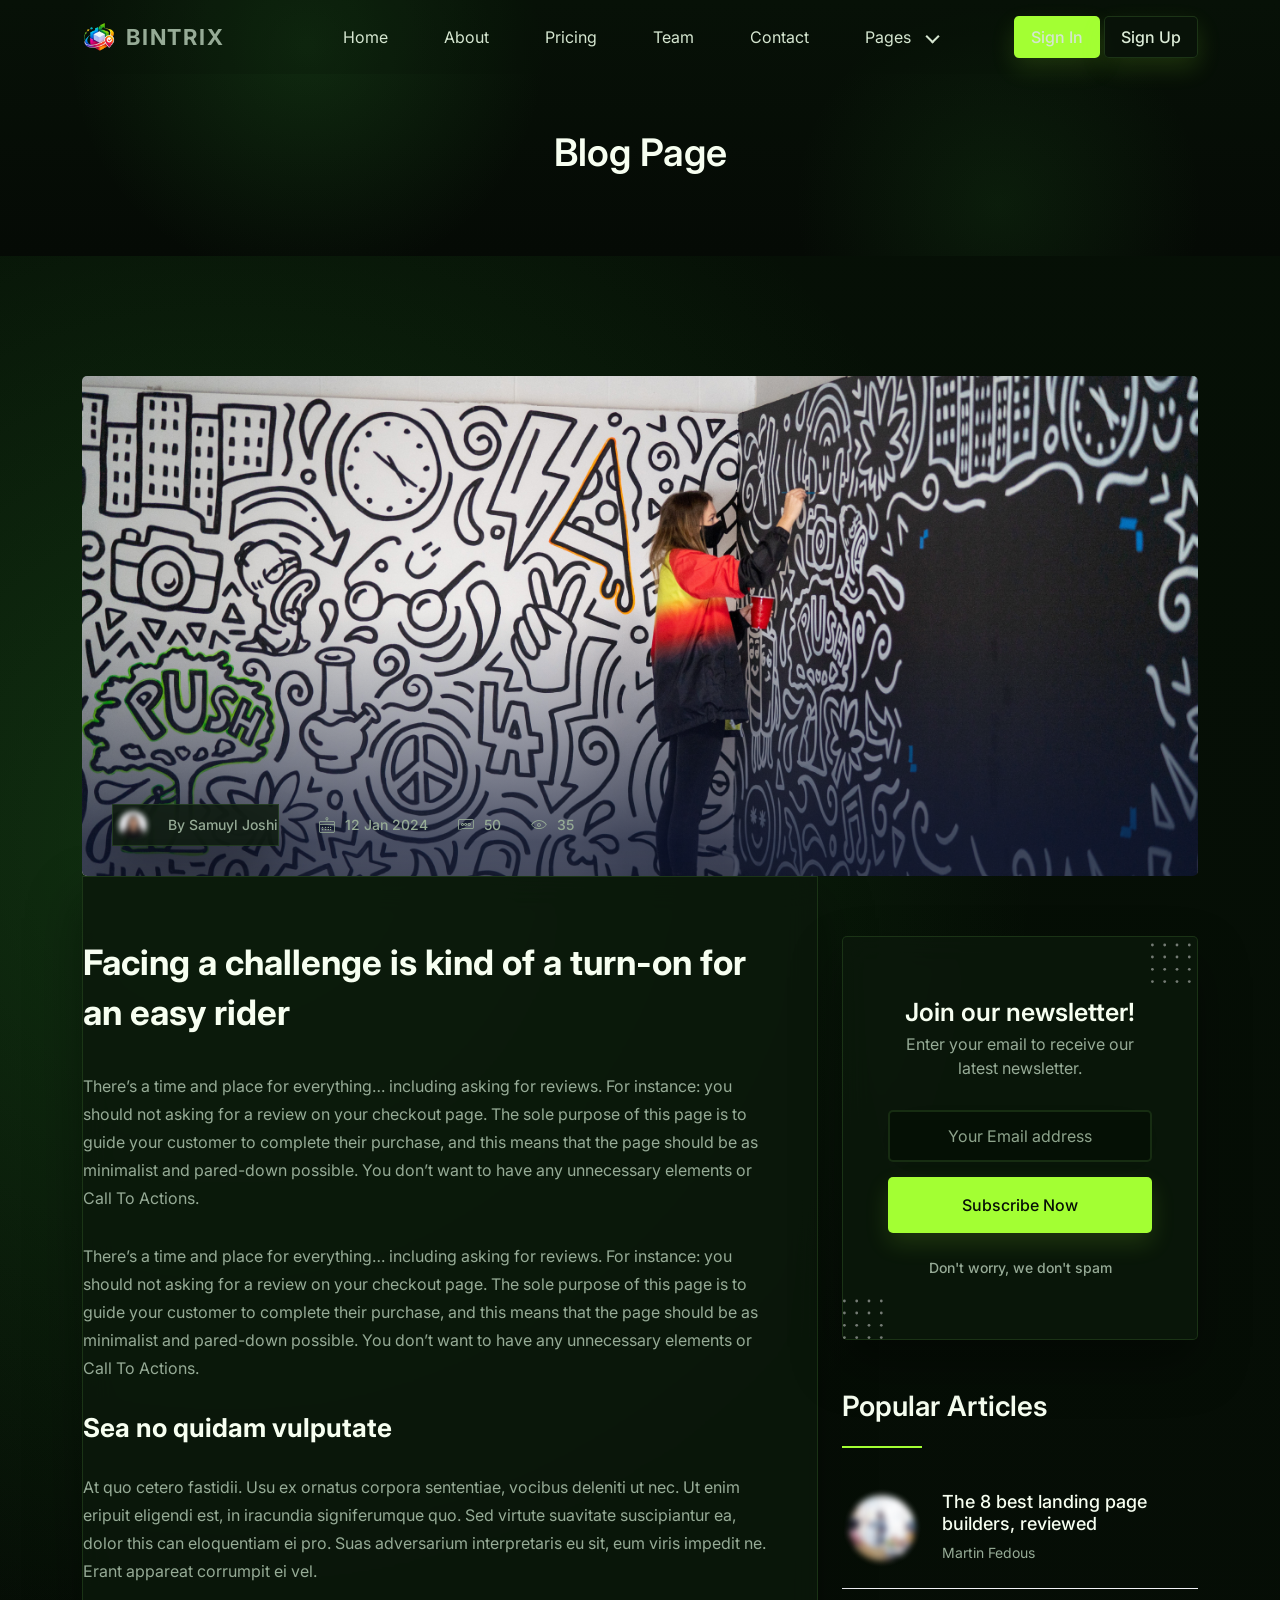
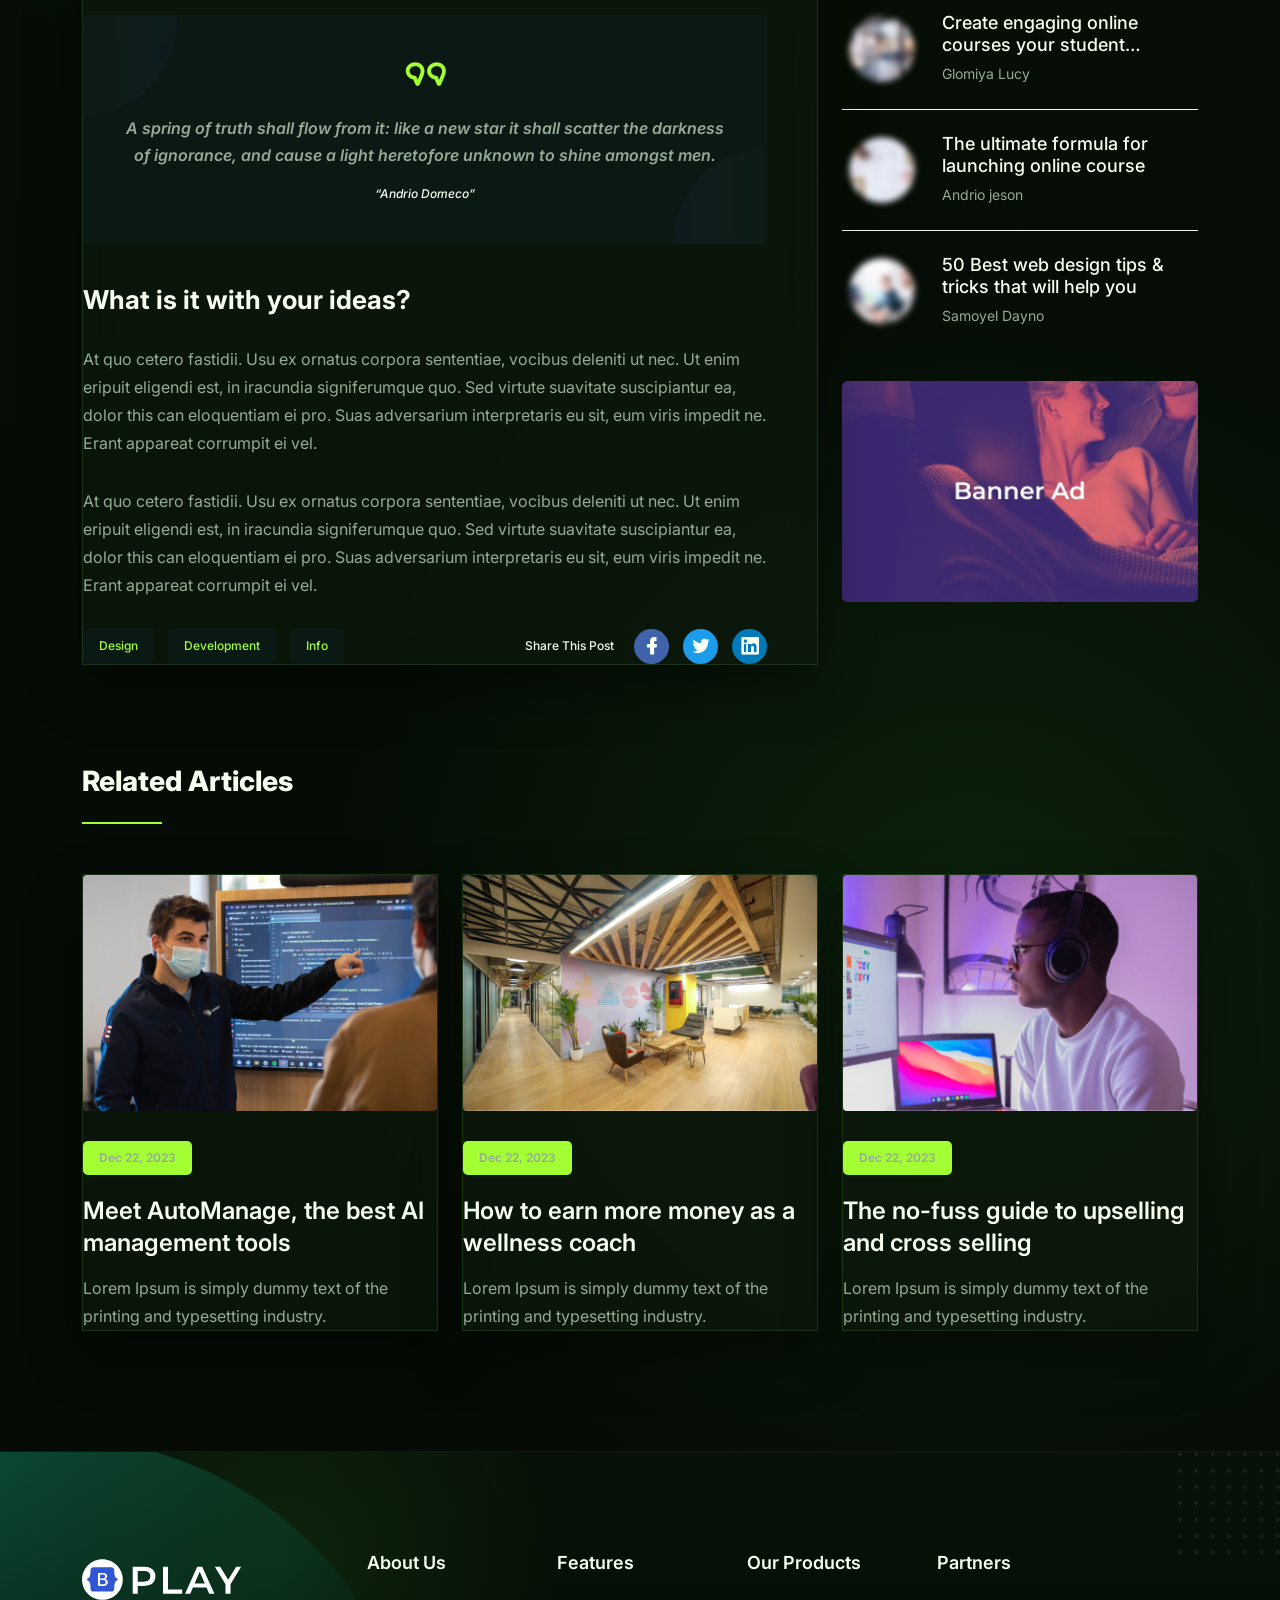
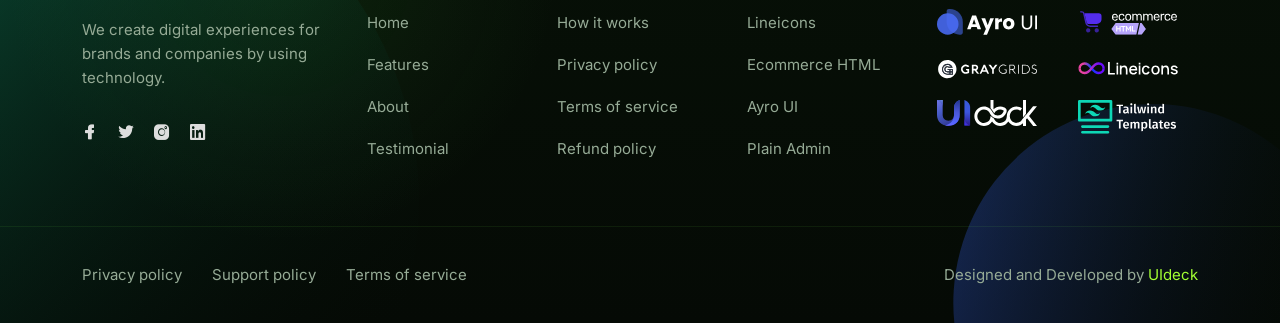
<file: blog-details.html>
<!-- =========

	Template Name: Play
	Author: UIdeck
	Author URI: https://uideck.com/
	Support: https://uideck.com/support/
	Version: 1.1

========== -->

<!DOCTYPE html>
<html lang="en">
  <head>
    <meta charset="UTF-8" />
    <meta http-equiv="X-UA-Compatible" content="IE=edge" />
    <meta name="viewport" content="width=device-width, initial-scale=1.0" />
    <title>Play | Open source Project by UIdeck</title>

    <!--====== Favicon Icon ======-->
    <link
      rel="shortcut icon"
      href="assets/images/favicon.svg"
      type="image/svg"
    />

    <!-- ===== All CSS files ===== -->
    <link rel="stylesheet" href="assets/css/bootstrap.min.css" />
    <link rel="stylesheet" href="assets/css/animate.css" />
    <link rel="stylesheet" href="assets/css/lineicons.css" />
    <link rel="stylesheet" href="assets/css/ud-styles.css" />
  </head>
  <body>
    <!-- ====== Header Start ====== -->
    <header class="ud-header">
      <div class="container">
        <div class="row">
          <div class="col-lg-12">
            <nav class="navbar navbar-expand-lg">
              <a class="navbar-brand" href="index.html">
                <img src="assets/images/logo/Bintrix.png?v=2" alt="Bintrix Logo" />
                <span class="bintrix-wordmark">BINTRIX</span>
              </a>
              <button class="navbar-toggler">
                <span class="toggler-icon"> </span>
                <span class="toggler-icon"> </span>
                <span class="toggler-icon"> </span>
              </button>

              <div class="navbar-collapse">
                <ul id="nav" class="navbar-nav mx-auto">
                  <li class="nav-item">
                    <a class="ud-menu-scroll" href="#home">Home</a>
                  </li>

                  <li class="nav-item">
                    <a class="ud-menu-scroll" href="#about">About</a>
                  </li>
                  <li class="nav-item">
                    <a class="ud-menu-scroll" href="#pricing">Pricing</a>
                  </li>
                  <li class="nav-item">
                    <a class="ud-menu-scroll" href="#team">Team</a>
                  </li>
                  <li class="nav-item">
                    <a class="ud-menu-scroll" href="#contact">Contact</a>
                  </li>
                  <li class="nav-item nav-item-has-children">
                    <a href="javascript:void(0)"> Pages </a>
                    <ul class="ud-submenu">
                      <li class="ud-submenu-item">
                        <a href="about.html" class="ud-submenu-link">
                          About Page
                        </a>
                      </li>
                      <li class="ud-submenu-item">
                        <a href="pricing.html" class="ud-submenu-link">
                          Pricing Page
                        </a>
                      </li>
                      <li class="ud-submenu-item">
                        <a href="contact.html" class="ud-submenu-link">
                          Contact Page
                        </a>
                      </li>
                      <li class="ud-submenu-item">
                        <a href="blog.html" class="ud-submenu-link">
                          Blog Grid Page
                        </a>
                      </li>
                      <li class="ud-submenu-item">
                        <a href="blog-details.html" class="ud-submenu-link">
                          Blog Details Page
                        </a>
                      </li>
                      <li class="ud-submenu-item">
                        <a href="login.html" class="ud-submenu-link">
                          Sign In Page
                        </a>
                      </li>
                      <li class="ud-submenu-item">
                        <a href="404.html" class="ud-submenu-link">404 Page</a>
                      </li>
                    </ul>
                  </li>
                </ul>
              </div>

              <div class="navbar-btn d-none d-sm-inline-block">
                <a href="login.html" class="ud-main-btn ud-login-btn">
                  Sign In
                </a>
                <a class="ud-main-btn ud-white-btn" href="javascript:void(0)">
                  Sign Up
                </a>
              </div>
            </nav>
          </div>
        </div>
      </div>
    </header>
    <!-- ====== Header End ====== -->

    <!-- ====== Banner Start ====== -->
    <section class="ud-page-banner">
      <div class="container">
        <div class="row">
          <div class="col-lg-12">
            <div class="ud-banner-content">
              <h1>Blog Page</h1>
            </div>
          </div>
        </div>
      </div>
    </section>
    <!-- ====== Banner End ====== -->

    <!-- ====== Blog Details Start ====== -->
    <section class="ud-blog-details">
      <div class="container">
        <div class="row">
          <div class="col-lg-12">
            <div class="ud-blog-details-image">
              <img
                src="assets/images/blog/blog-details-01.jpg"
                alt="blog details"
              />
              <div class="ud-blog-overlay">
                <div class="ud-blog-overlay-content">
                  <div class="ud-blog-author">
                    <img src="assets/images/blog/author-01.png" alt="author" />
                    <span>
                      By <a href="javascript:void(0)"> Samuyl Joshi </a>
                    </span>
                  </div>

                  <div class="ud-blog-meta">
                    <p class="date">
                      <i class="lni lni-calendar"></i> <span>12 Jan 2024</span>
                    </p>
                    <p class="comment">
                      <i class="lni lni-comments"></i> <span>50</span>
                    </p>
                    <p class="view">
                      <i class="lni lni-eye"></i> <span>35</span>
                    </p>
                  </div>
                </div>
              </div>
            </div>
          </div>

          <div class="col-lg-8">
            <div class="ud-blog-details-content">
              <h2 class="ud-blog-details-title">
                Facing a challenge is kind of a turn-on for an easy rider
              </h2>
              <p class="ud-blog-details-para">
                There’s a time and place for everything… including asking for
                reviews. For instance: you should not asking for a review on
                your checkout page. The sole purpose of this page is to guide
                your customer to complete their purchase, and this means that
                the page should be as minimalist and pared-down possible. You
                don’t want to have any unnecessary elements or Call To Actions.
              </p>
              <p class="ud-blog-details-para">
                There’s a time and place for everything… including asking for
                reviews. For instance: you should not asking for a review on
                your checkout page. The sole purpose of this page is to guide
                your customer to complete their purchase, and this means that
                the page should be as minimalist and pared-down possible. You
                don’t want to have any unnecessary elements or Call To Actions.
              </p>
              <h3 class="ud-blog-details-subtitle">Sea no quidam vulputate</h3>
              <p class="ud-blog-details-para">
                At quo cetero fastidii. Usu ex ornatus corpora sententiae,
                vocibus deleniti ut nec. Ut enim eripuit eligendi est, in
                iracundia signiferumque quo. Sed virtute suavitate suscipiantur
                ea, dolor this can eloquentiam ei pro. Suas adversarium
                interpretaris eu sit, eum viris impedit ne. Erant appareat
                corrumpit ei vel.
              </p>

              <div class="ud-blog-quote">
                <i class="lni lni-quotation"></i>
                <p>
                  A spring of truth shall flow from it: like a new star it shall
                  scatter the darkness of ignorance, and cause a light
                  heretofore unknown to shine amongst men.
                </p>
                <h6>“Andrio Domeco”</h6>
              </div>
              <h3 class="ud-blog-details-subtitle">
                What is it with your ideas?
              </h3>
              <p class="ud-blog-details-para">
                At quo cetero fastidii. Usu ex ornatus corpora sententiae,
                vocibus deleniti ut nec. Ut enim eripuit eligendi est, in
                iracundia signiferumque quo. Sed virtute suavitate suscipiantur
                ea, dolor this can eloquentiam ei pro. Suas adversarium
                interpretaris eu sit, eum viris impedit ne. Erant appareat
                corrumpit ei vel.
              </p>
              <p class="ud-blog-details-para">
                At quo cetero fastidii. Usu ex ornatus corpora sententiae,
                vocibus deleniti ut nec. Ut enim eripuit eligendi est, in
                iracundia signiferumque quo. Sed virtute suavitate suscipiantur
                ea, dolor this can eloquentiam ei pro. Suas adversarium
                interpretaris eu sit, eum viris impedit ne. Erant appareat
                corrumpit ei vel.
              </p>

              <div class="ud-blog-details-action">
                <ul class="ud-blog-tags">
                  <li>
                    <a href="javascript:void(0)">Design</a>
                  </li>
                  <li>
                    <a href="javascript:void(0)">Development</a>
                  </li>
                  <li>
                    <a href="javascript:void(0)">Info</a>
                  </li>
                </ul>
                <div class="ud-blog-share">
                  <h6>Share This Post</h6>
                  <ul class="ud-blog-share-links">
                    <li>
                      <a href="javascript:void(0)" class="facebook">
                        <i class="lni lni-facebook-filled"></i>
                      </a>
                    </li>
                    <li>
                      <a href="javascript:void(0)" class="twitter">
                        <i class="lni lni-twitter-filled"></i>
                      </a>
                    </li>
                    <li>
                      <a href="javascript:void(0)" class="linkedin">
                        <i class="lni lni-linkedin-original"></i>
                      </a>
                    </li>
                  </ul>
                </div>
              </div>
            </div>
          </div>
          <div class="col-lg-4">
            <div class="ud-blog-sidebar">
              <div class="ud-newsletter-box">
                <img
                  src="assets/images/blog/dotted-shape.svg"
                  alt="shape"
                  class="shape shape-1"
                />
                <img
                  src="assets/images/blog/dotted-shape.svg"
                  alt="shape"
                  class="shape shape-2"
                />
                <h3 class="ud-newsletter-title">Join our newsletter!</h3>
                <p>Enter your email to receive our latest newsletter.</p>
                <form class="ud-newsletter-form">
                  <input
                    type="email"
                    name="email"
                    placeholder="Your Email address"
                  />
                  <button class="ud-main-btn">Subscribe Now</button>
                  <p class="ud-newsletter-note">Don't worry, we don't spam</p>
                </form>
              </div>

              <div class="ud-articles-box">
                <h3 class="ud-articles-box-title">Popular Articles</h3>
                <ul class="ud-articles-list">
                  <li>
                    <div class="ud-article-image">
                      <img
                        src="assets/images/blog/article-author-01.png"
                        alt="author"
                      />
                    </div>
                    <div class="ud-article-content">
                      <h5 class="ud-article-title">
                        <a href="javascript:void(0)">
                          The 8 best landing page builders, reviewed
                        </a>
                      </h5>
                      <p class="ud-article-author">Martin Fedous</p>
                    </div>
                  </li>
                  <li>
                    <div class="ud-article-image">
                      <img
                        src="assets/images/blog/article-author-02.png"
                        alt="author"
                      />
                    </div>
                    <div class="ud-article-content">
                      <h5 class="ud-article-title">
                        <a href="javascript:void(0)">
                          Create engaging online courses your student…
                        </a>
                      </h5>
                      <p class="ud-article-author">Glomiya Lucy</p>
                    </div>
                  </li>
                  <li>
                    <div class="ud-article-image">
                      <img
                        src="assets/images/blog/article-author-03.png"
                        alt="author"
                      />
                    </div>
                    <div class="ud-article-content">
                      <h5 class="ud-article-title">
                        <a href="javascript:void(0)">
                          The ultimate formula for launching online course
                        </a>
                      </h5>
                      <p class="ud-article-author">Andrio jeson</p>
                    </div>
                  </li>
                  <li>
                    <div class="ud-article-image">
                      <img
                        src="assets/images/blog/article-author-04.png"
                        alt="author"
                      />
                    </div>
                    <div class="ud-article-content">
                      <h5 class="ud-article-title">
                        <a href="javascript:void(0)">
                          50 Best web design tips & tricks that will help you
                        </a>
                      </h5>
                      <p class="ud-article-author">Samoyel Dayno</p>
                    </div>
                  </li>
                </ul>
              </div>

              <div class="ud-banner-ad">
                <a href="javascript:void(0)">
                  <img
                    src="assets/images/blog/bannder-ad.png"
                    alt="ad banner"
                  />
                </a>
              </div>
            </div>
          </div>
        </div>
      </div>
    </section>
    <!-- ====== Blog Details End ====== -->

    <!-- ====== Blog Start ====== -->
    <section class="ud-blog-grids ud-related-articles">
      <div class="container">
        <div class="row col-lg-12">
          <div class="ud-related-title">
            <h2 class="ud-related-articles-title">Related Articles</h2>
          </div>
        </div>
        <div class="row">
          <div class="col-lg-4 col-md-6">
            <div class="ud-single-blog">
              <div class="ud-blog-image">
                <a href="blog-details.html">
                  <img src="assets/images/blog/blog-01.jpg" alt="blog" />
                </a>
              </div>
              <div class="ud-blog-content">
                <span class="ud-blog-date">Dec 22, 2023</span>
                <h3 class="ud-blog-title">
                  <a href="blog-details.html">
                    Meet AutoManage, the best AI management tools
                  </a>
                </h3>
                <p class="ud-blog-desc">
                  Lorem Ipsum is simply dummy text of the printing and
                  typesetting industry.
                </p>
              </div>
            </div>
          </div>
          <div class="col-lg-4 col-md-6">
            <div class="ud-single-blog">
              <div class="ud-blog-image">
                <a href="blog-details.html">
                  <img src="assets/images/blog/blog-02.jpg" alt="blog" />
                </a>
              </div>
              <div class="ud-blog-content">
                <span class="ud-blog-date">Dec 22, 2023</span>
                <h3 class="ud-blog-title">
                  <a href="blog-details.html">
                    How to earn more money as a wellness coach
                  </a>
                </h3>
                <p class="ud-blog-desc">
                  Lorem Ipsum is simply dummy text of the printing and
                  typesetting industry.
                </p>
              </div>
            </div>
          </div>
          <div class="col-lg-4 col-md-6">
            <div class="ud-single-blog">
              <div class="ud-blog-image">
                <a href="blog-details.html">
                  <img src="assets/images/blog/blog-03.jpg" alt="blog" />
                </a>
              </div>
              <div class="ud-blog-content">
                <span class="ud-blog-date">Dec 22, 2023</span>
                <h3 class="ud-blog-title">
                  <a href="blog-details.html">
                    The no-fuss guide to upselling and cross selling
                  </a>
                </h3>
                <p class="ud-blog-desc">
                  Lorem Ipsum is simply dummy text of the printing and
                  typesetting industry.
                </p>
              </div>
            </div>
          </div>
        </div>
      </div>
    </section>
    <!-- ====== Blog End ====== -->

    <!-- ====== Footer Start ====== -->
    <footer class="ud-footer wow fadeInUp" data-wow-delay=".15s">
      <div class="shape shape-1">
        <img src="assets/images/footer/shape-1.svg" alt="shape" />
      </div>
      <div class="shape shape-2">
        <img src="assets/images/footer/shape-2.svg" alt="shape" />
      </div>
      <div class="shape shape-3">
        <img src="assets/images/footer/shape-3.svg" alt="shape" />
      </div>
      <div class="ud-footer-widgets">
        <div class="container">
          <div class="row">
            <div class="col-xl-3 col-lg-4 col-md-6">
              <div class="ud-widget">
                <a href="index.html" class="ud-footer-logo">
                  <img src="assets/images/logo/logo.svg" alt="logo" />
                </a>
                <p class="ud-widget-desc">
                  We create digital experiences for brands and companies by
                  using technology.
                </p>
                <ul class="ud-widget-socials">
                  <li>
                    <a href="https://twitter.com/MusharofChy">
                      <i class="lni lni-facebook-filled"></i>
                    </a>
                  </li>
                  <li>
                    <a href="https://twitter.com/MusharofChy">
                      <i class="lni lni-twitter-filled"></i>
                    </a>
                  </li>
                  <li>
                    <a href="https://twitter.com/MusharofChy">
                      <i class="lni lni-instagram-filled"></i>
                    </a>
                  </li>
                  <li>
                    <a href="https://twitter.com/MusharofChy">
                      <i class="lni lni-linkedin-original"></i>
                    </a>
                  </li>
                </ul>
              </div>
            </div>

            <div class="col-xl-2 col-lg-2 col-md-6 col-sm-6">
              <div class="ud-widget">
                <h5 class="ud-widget-title">About Us</h5>
                <ul class="ud-widget-links">
                  <li>
                    <a href="javascript:void(0)">Home</a>
                  </li>
                  <li>
                    <a href="javascript:void(0)">Features</a>
                  </li>
                  <li>
                    <a href="javascript:void(0)">About</a>
                  </li>
                  <li>
                    <a href="javascript:void(0)">Testimonial</a>
                  </li>
                </ul>
              </div>
            </div>
            <div class="col-xl-2 col-lg-3 col-md-6 col-sm-6">
              <div class="ud-widget">
                <h5 class="ud-widget-title">Features</h5>
                <ul class="ud-widget-links">
                  <li>
                    <a href="javascript:void(0)">How it works</a>
                  </li>
                  <li>
                    <a href="javascript:void(0)">Privacy policy</a>
                  </li>
                  <li>
                    <a href="javascript:void(0)">Terms of service</a>
                  </li>
                  <li>
                    <a href="javascript:void(0)">Refund policy</a>
                  </li>
                </ul>
              </div>
            </div>
            <div class="col-xl-2 col-lg-3 col-md-6 col-sm-6">
              <div class="ud-widget">
                <h5 class="ud-widget-title">Our Products</h5>
                <ul class="ud-widget-links">
                  <li>
                    <a
                      href="https://lineicons.com/"
                      rel="nofollow noopner"
                      target="_blank"
                      >Lineicons
                    </a>
                  </li>
                  <li>
                    <a
                      href="https://ecommercehtml.com/"
                      rel="nofollow noopner"
                      target="_blank"
                      >Ecommerce HTML</a
                    >
                  </li>
                  <li>
                    <a
                      href="https://ayroui.com/"
                      rel="nofollow noopner"
                      target="_blank"
                      >Ayro UI</a
                    >
                  </li>
                  <li>
                    <a
                      href="https://graygrids.com/"
                      rel="nofollow noopner"
                      target="_blank"
                      >Plain Admin</a
                    >
                  </li>
                </ul>
              </div>
            </div>
            <div class="col-xl-3 col-lg-6 col-md-8 col-sm-10">
              <div class="ud-widget">
                <h5 class="ud-widget-title">Partners</h5>
                <ul class="ud-widget-brands">
                  <li>
                    <a
                      href="https://ayroui.com/"
                      rel="nofollow noopner"
                      target="_blank"
                    >
                      <img
                        src="assets/images/footer/brands/ayroui.svg"
                        alt="ayroui"
                      />
                    </a>
                  </li>
                  <li>
                    <a
                      href="https://ecommercehtml.com/"
                      rel="nofollow noopner"
                      target="_blank"
                    >
                      <img
                        src="assets/images/footer/brands/ecommerce-html.svg"
                        alt="ecommerce-html"
                      />
                    </a>
                  </li>
                  <li>
                    <a
                      href="https://graygrids.com/"
                      rel="nofollow noopner"
                      target="_blank"
                    >
                      <img
                        src="assets/images/footer/brands/graygrids.svg"
                        alt="graygrids"
                      />
                    </a>
                  </li>
                  <li>
                    <a
                      href="https://lineicons.com/"
                      rel="nofollow noopner"
                      target="_blank"
                    >
                      <img
                        src="assets/images/footer/brands/lineicons.svg"
                        alt="lineicons"
                      />
                    </a>
                  </li>
                  <li>
                    <a
                      href="https://uideck.com/"
                      rel="nofollow noopner"
                      target="_blank"
                    >
                      <img
                        src="assets/images/footer/brands/uideck.svg"
                        alt="uideck"
                      />
                    </a>
                  </li>
                  <li>
                    <a
                      href="https://tailwindtemplates.co/"
                      rel="nofollow noopner"
                      target="_blank"
                    >
                      <img
                        src="assets/images/footer/brands/tailwindtemplates.svg"
                        alt="tailwindtemplates"
                      />
                    </a>
                  </li>
                </ul>
              </div>
            </div>
          </div>
        </div>
      </div>
      <div class="ud-footer-bottom">
        <div class="container">
          <div class="row">
            <div class="col-md-8">
              <ul class="ud-footer-bottom-left">
                <li>
                  <a href="javascript:void(0)">Privacy policy</a>
                </li>
                <li>
                  <a href="javascript:void(0)">Support policy</a>
                </li>
                <li>
                  <a href="javascript:void(0)">Terms of service</a>
                </li>
              </ul>
            </div>
            <div class="col-md-4">
              <p class="ud-footer-bottom-right">
                Designed and Developed by
                <a href="https://uideck.com" rel="nofollow">UIdeck</a>
              </p>
            </div>
          </div>
        </div>
      </div>
    </footer>
    <!-- ====== Footer End ====== -->

    <!-- ====== Back To Top Start ====== -->
    <a href="javascript:void(0)" class="back-to-top">
      <i class="lni lni-chevron-up"> </i>
    </a>
    <!-- ====== Back To Top End ====== -->

    <!-- ====== All Javascript Files ====== -->
    <script src="assets/js/bootstrap.bundle.min.js"></script>
    <script src="assets/js/wow.min.js"></script>
    <script src="assets/js/main.js"></script>
  </body>
</html>
</file>
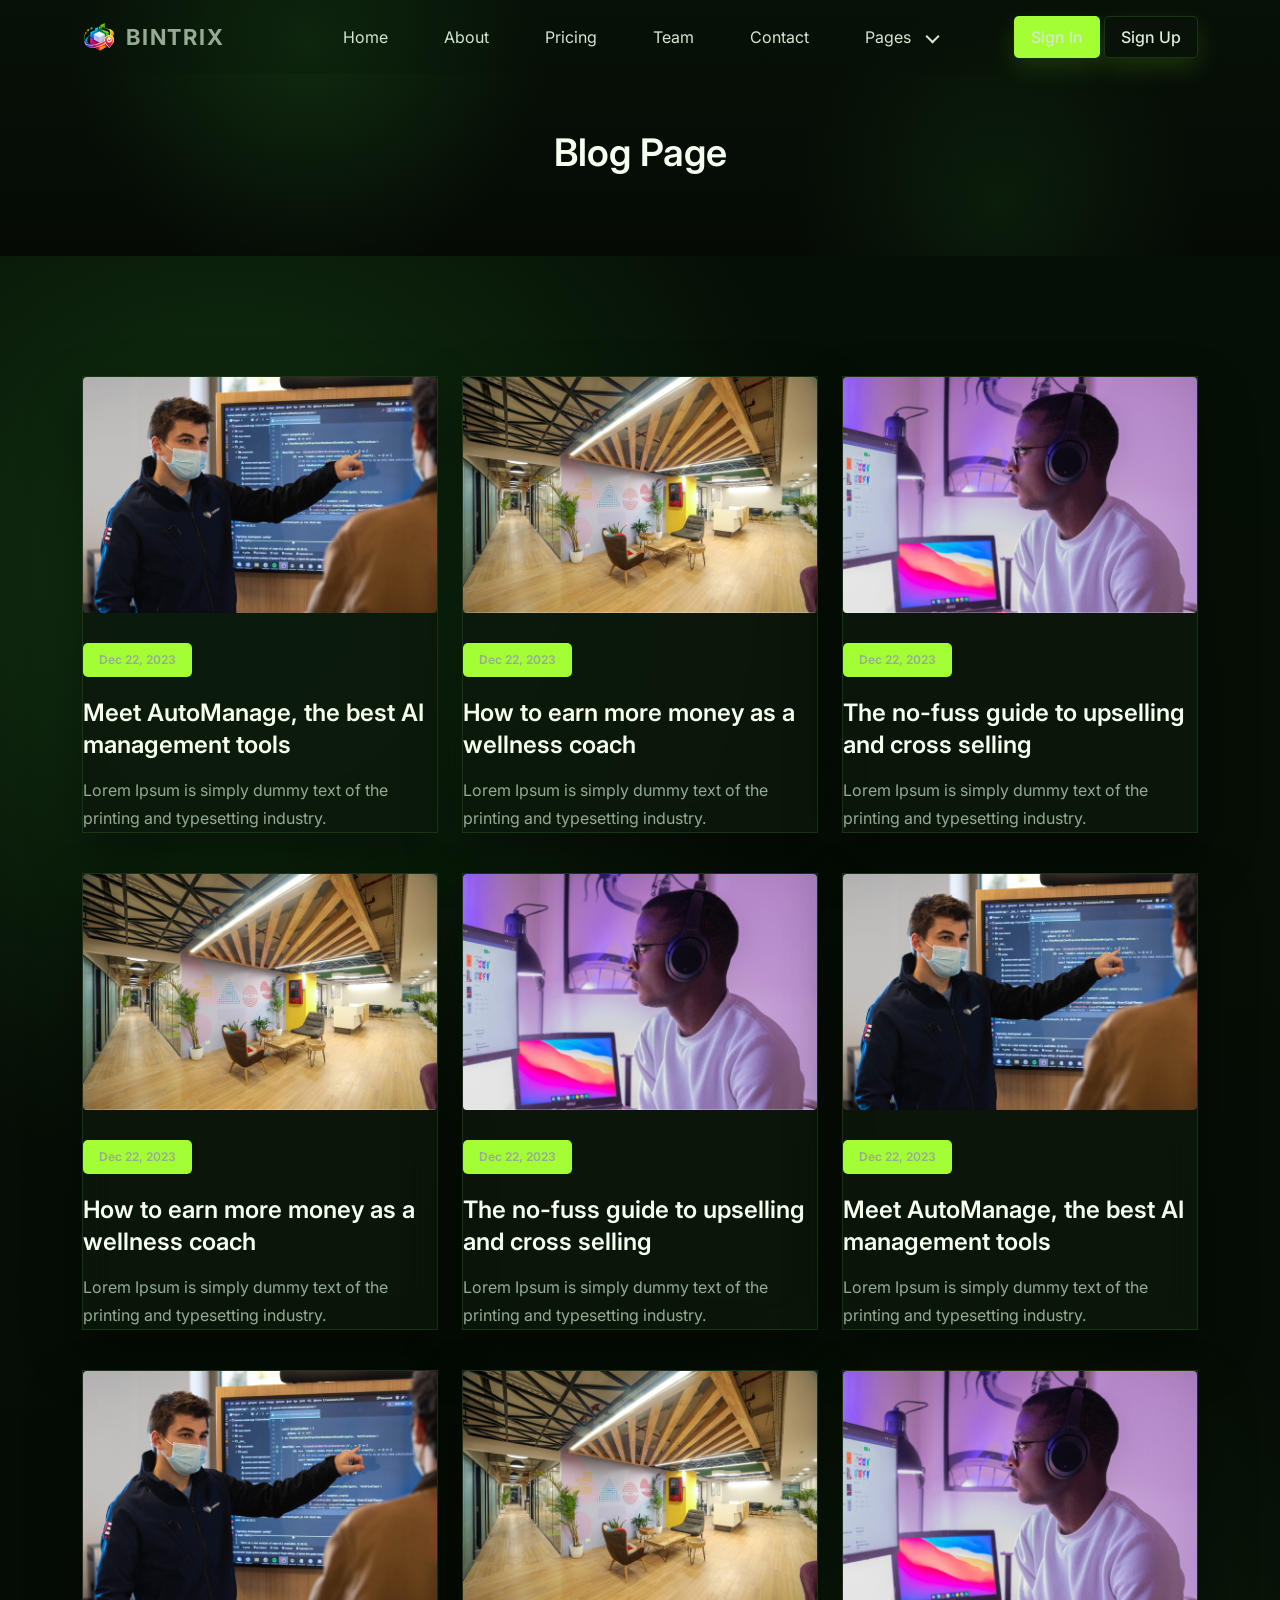
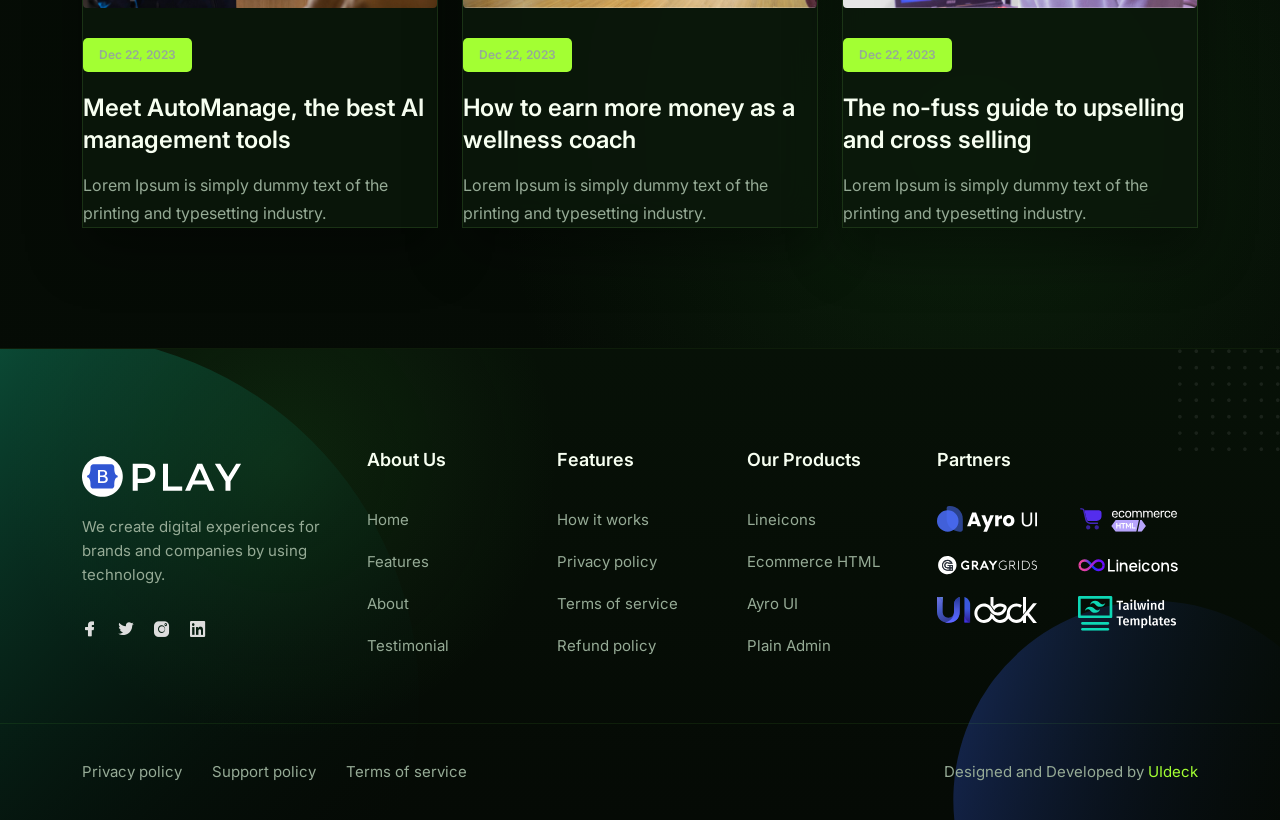
<file: blog.html>
<!-- =========

	Template Name: Play
	Author: UIdeck
	Author URI: https://uideck.com/
	Support: https://uideck.com/support/
	Version: 1.1

========== -->

<!DOCTYPE html>
<html lang="en">
  <head>
    <meta charset="UTF-8" />
    <meta http-equiv="X-UA-Compatible" content="IE=edge" />
    <meta name="viewport" content="width=device-width, initial-scale=1.0" />
    <title>Play | Open source Project by UIdeck</title>

    <!--====== Favicon Icon ======-->
    <link
      rel="shortcut icon"
      href="assets/images/favicon.svg"
      type="image/svg"
    />

    <!-- ===== All CSS files ===== -->
    <link rel="stylesheet" href="assets/css/bootstrap.min.css" />
    <link rel="stylesheet" href="assets/css/animate.css" />
    <link rel="stylesheet" href="assets/css/lineicons.css" />
    <link rel="stylesheet" href="assets/css/ud-styles.css" />
  </head>
  <body>
    <!-- ====== Header Start ====== -->
    <header class="ud-header">
      <div class="container">
        <div class="row">
          <div class="col-lg-12">
            <nav class="navbar navbar-expand-lg">
              <a class="navbar-brand" href="index.html">
                <img src="assets/images/logo/Bintrix.png?v=2" alt="Bintrix Logo" />
                <span class="bintrix-wordmark">BINTRIX</span>
              </a>
              <button class="navbar-toggler">
                <span class="toggler-icon"> </span>
                <span class="toggler-icon"> </span>
                <span class="toggler-icon"> </span>
              </button>

              <div class="navbar-collapse">
                <ul id="nav" class="navbar-nav mx-auto">
                  <li class="nav-item">
                    <a class="ud-menu-scroll" href="#home">Home</a>
                  </li>

                  <li class="nav-item">
                    <a class="ud-menu-scroll" href="#about">About</a>
                  </li>
                  <li class="nav-item">
                    <a class="ud-menu-scroll" href="#pricing">Pricing</a>
                  </li>
                  <li class="nav-item">
                    <a class="ud-menu-scroll" href="#team">Team</a>
                  </li>
                  <li class="nav-item">
                    <a class="ud-menu-scroll" href="#contact">Contact</a>
                  </li>
                  <li class="nav-item nav-item-has-children">
                    <a href="javascript:void(0)"> Pages </a>
                    <ul class="ud-submenu">
                      <li class="ud-submenu-item">
                        <a href="about.html" class="ud-submenu-link">
                          About Page
                        </a>
                      </li>
                      <li class="ud-submenu-item">
                        <a href="pricing.html" class="ud-submenu-link">
                          Pricing Page
                        </a>
                      </li>
                      <li class="ud-submenu-item">
                        <a href="contact.html" class="ud-submenu-link">
                          Contact Page
                        </a>
                      </li>
                      <li class="ud-submenu-item">
                        <a href="blog.html" class="ud-submenu-link">
                          Blog Grid Page
                        </a>
                      </li>
                      <li class="ud-submenu-item">
                        <a href="blog-details.html" class="ud-submenu-link">
                          Blog Details Page
                        </a>
                      </li>
                      <li class="ud-submenu-item">
                        <a href="login.html" class="ud-submenu-link">
                          Sign In Page
                        </a>
                      </li>
                      <li class="ud-submenu-item">
                        <a href="404.html" class="ud-submenu-link">404 Page</a>
                      </li>
                    </ul>
                  </li>
                </ul>
              </div>

              <div class="navbar-btn d-none d-sm-inline-block">
                <a href="login.html" class="ud-main-btn ud-login-btn">
                  Sign In
                </a>
                <a class="ud-main-btn ud-white-btn" href="javascript:void(0)">
                  Sign Up
                </a>
              </div>
            </nav>
          </div>
        </div>
      </div>
    </header>
    <!-- ====== Header End ====== -->

    <!-- ====== Banner Start ====== -->
    <section class="ud-page-banner">
      <div class="container">
        <div class="row">
          <div class="col-lg-12">
            <div class="ud-banner-content">
              <h1>Blog Page</h1>
            </div>
          </div>
        </div>
      </div>
    </section>
    <!-- ====== Banner End ====== -->

    <!-- ====== Blog Start ====== -->
    <section class="ud-blog-grids">
      <div class="container">
        <div class="row">
          <div class="col-lg-4 col-md-6">
            <div class="ud-single-blog">
              <div class="ud-blog-image">
                <a href="blog-details.html">
                  <img src="assets/images/blog/blog-01.jpg" alt="blog" />
                </a>
              </div>
              <div class="ud-blog-content">
                <span class="ud-blog-date">Dec 22, 2023</span>
                <h3 class="ud-blog-title">
                  <a href="blog-details.html">
                    Meet AutoManage, the best AI management tools
                  </a>
                </h3>
                <p class="ud-blog-desc">
                  Lorem Ipsum is simply dummy text of the printing and
                  typesetting industry.
                </p>
              </div>
            </div>
          </div>
          <div class="col-lg-4 col-md-6">
            <div class="ud-single-blog">
              <div class="ud-blog-image">
                <a href="blog-details.html">
                  <img src="assets/images/blog/blog-02.jpg" alt="blog" />
                </a>
              </div>
              <div class="ud-blog-content">
                <span class="ud-blog-date">Dec 22, 2023</span>
                <h3 class="ud-blog-title">
                  <a href="blog-details.html">
                    How to earn more money as a wellness coach
                  </a>
                </h3>
                <p class="ud-blog-desc">
                  Lorem Ipsum is simply dummy text of the printing and
                  typesetting industry.
                </p>
              </div>
            </div>
          </div>
          <div class="col-lg-4 col-md-6">
            <div class="ud-single-blog">
              <div class="ud-blog-image">
                <a href="blog-details.html">
                  <img src="assets/images/blog/blog-03.jpg" alt="blog" />
                </a>
              </div>
              <div class="ud-blog-content">
                <span class="ud-blog-date">Dec 22, 2023</span>
                <h3 class="ud-blog-title">
                  <a href="blog-details.html">
                    The no-fuss guide to upselling and cross selling
                  </a>
                </h3>
                <p class="ud-blog-desc">
                  Lorem Ipsum is simply dummy text of the printing and
                  typesetting industry.
                </p>
              </div>
            </div>
          </div>
          <div class="col-lg-4 col-md-6">
            <div class="ud-single-blog">
              <div class="ud-blog-image">
                <a href="blog-details.html">
                  <img src="assets/images/blog/blog-02.jpg" alt="blog" />
                </a>
              </div>
              <div class="ud-blog-content">
                <span class="ud-blog-date">Dec 22, 2023</span>
                <h3 class="ud-blog-title">
                  <a href="blog-details.html">
                    How to earn more money as a wellness coach
                  </a>
                </h3>
                <p class="ud-blog-desc">
                  Lorem Ipsum is simply dummy text of the printing and
                  typesetting industry.
                </p>
              </div>
            </div>
          </div>
          <div class="col-lg-4 col-md-6">
            <div class="ud-single-blog">
              <div class="ud-blog-image">
                <a href="blog-details.html">
                  <img src="assets/images/blog/blog-03.jpg" alt="blog" />
                </a>
              </div>
              <div class="ud-blog-content">
                <span class="ud-blog-date">Dec 22, 2023</span>
                <h3 class="ud-blog-title">
                  <a href="blog-details.html">
                    The no-fuss guide to upselling and cross selling
                  </a>
                </h3>
                <p class="ud-blog-desc">
                  Lorem Ipsum is simply dummy text of the printing and
                  typesetting industry.
                </p>
              </div>
            </div>
          </div>
          <div class="col-lg-4 col-md-6">
            <div class="ud-single-blog">
              <div class="ud-blog-image">
                <a href="blog-details.html">
                  <img src="assets/images/blog/blog-01.jpg" alt="blog" />
                </a>
              </div>
              <div class="ud-blog-content">
                <span class="ud-blog-date">Dec 22, 2023</span>
                <h3 class="ud-blog-title">
                  <a href="blog-details.html">
                    Meet AutoManage, the best AI management tools
                  </a>
                </h3>
                <p class="ud-blog-desc">
                  Lorem Ipsum is simply dummy text of the printing and
                  typesetting industry.
                </p>
              </div>
            </div>
          </div>
          <div class="col-lg-4 col-md-6">
            <div class="ud-single-blog">
              <div class="ud-blog-image">
                <a href="blog-details.html">
                  <img src="assets/images/blog/blog-01.jpg" alt="blog" />
                </a>
              </div>
              <div class="ud-blog-content">
                <span class="ud-blog-date">Dec 22, 2023</span>
                <h3 class="ud-blog-title">
                  <a href="blog-details.html">
                    Meet AutoManage, the best AI management tools
                  </a>
                </h3>
                <p class="ud-blog-desc">
                  Lorem Ipsum is simply dummy text of the printing and
                  typesetting industry.
                </p>
              </div>
            </div>
          </div>
          <div class="col-lg-4 col-md-6">
            <div class="ud-single-blog">
              <div class="ud-blog-image">
                <a href="blog-details.html">
                  <img src="assets/images/blog/blog-02.jpg" alt="blog" />
                </a>
              </div>
              <div class="ud-blog-content">
                <span class="ud-blog-date">Dec 22, 2023</span>
                <h3 class="ud-blog-title">
                  <a href="blog-details.html">
                    How to earn more money as a wellness coach
                  </a>
                </h3>
                <p class="ud-blog-desc">
                  Lorem Ipsum is simply dummy text of the printing and
                  typesetting industry.
                </p>
              </div>
            </div>
          </div>
          <div class="col-lg-4 col-md-6">
            <div class="ud-single-blog">
              <div class="ud-blog-image">
                <a href="blog-details.html">
                  <img src="assets/images/blog/blog-03.jpg" alt="blog" />
                </a>
              </div>
              <div class="ud-blog-content">
                <span class="ud-blog-date">Dec 22, 2023</span>
                <h3 class="ud-blog-title">
                  <a href="blog-details.html">
                    The no-fuss guide to upselling and cross selling
                  </a>
                </h3>
                <p class="ud-blog-desc">
                  Lorem Ipsum is simply dummy text of the printing and
                  typesetting industry.
                </p>
              </div>
            </div>
          </div>
        </div>
      </div>
    </section>
    <!-- ====== Blog End ====== -->

    <!-- ====== Footer Start ====== -->
    <footer class="ud-footer wow fadeInUp" data-wow-delay=".15s">
      <div class="shape shape-1">
        <img src="assets/images/footer/shape-1.svg" alt="shape" />
      </div>
      <div class="shape shape-2">
        <img src="assets/images/footer/shape-2.svg" alt="shape" />
      </div>
      <div class="shape shape-3">
        <img src="assets/images/footer/shape-3.svg" alt="shape" />
      </div>
      <div class="ud-footer-widgets">
        <div class="container">
          <div class="row">
            <div class="col-xl-3 col-lg-4 col-md-6">
              <div class="ud-widget">
                <a href="index.html" class="ud-footer-logo">
                  <img src="assets/images/logo/logo.svg" alt="logo" />
                </a>
                <p class="ud-widget-desc">
                  We create digital experiences for brands and companies by
                  using technology.
                </p>
                <ul class="ud-widget-socials">
                  <li>
                    <a href="https://twitter.com/MusharofChy">
                      <i class="lni lni-facebook-filled"></i>
                    </a>
                  </li>
                  <li>
                    <a href="https://twitter.com/MusharofChy">
                      <i class="lni lni-twitter-filled"></i>
                    </a>
                  </li>
                  <li>
                    <a href="https://twitter.com/MusharofChy">
                      <i class="lni lni-instagram-filled"></i>
                    </a>
                  </li>
                  <li>
                    <a href="https://twitter.com/MusharofChy">
                      <i class="lni lni-linkedin-original"></i>
                    </a>
                  </li>
                </ul>
              </div>
            </div>

            <div class="col-xl-2 col-lg-2 col-md-6 col-sm-6">
              <div class="ud-widget">
                <h5 class="ud-widget-title">About Us</h5>
                <ul class="ud-widget-links">
                  <li>
                    <a href="javascript:void(0)">Home</a>
                  </li>
                  <li>
                    <a href="javascript:void(0)">Features</a>
                  </li>
                  <li>
                    <a href="javascript:void(0)">About</a>
                  </li>
                  <li>
                    <a href="javascript:void(0)">Testimonial</a>
                  </li>
                </ul>
              </div>
            </div>
            <div class="col-xl-2 col-lg-3 col-md-6 col-sm-6">
              <div class="ud-widget">
                <h5 class="ud-widget-title">Features</h5>
                <ul class="ud-widget-links">
                  <li>
                    <a href="javascript:void(0)">How it works</a>
                  </li>
                  <li>
                    <a href="javascript:void(0)">Privacy policy</a>
                  </li>
                  <li>
                    <a href="javascript:void(0)">Terms of service</a>
                  </li>
                  <li>
                    <a href="javascript:void(0)">Refund policy</a>
                  </li>
                </ul>
              </div>
            </div>
            <div class="col-xl-2 col-lg-3 col-md-6 col-sm-6">
              <div class="ud-widget">
                <h5 class="ud-widget-title">Our Products</h5>
                <ul class="ud-widget-links">
                  <li>
                    <a
                      href="https://lineicons.com/"
                      rel="nofollow noopner"
                      target="_blank"
                      >Lineicons
                    </a>
                  </li>
                  <li>
                    <a
                      href="https://ecommercehtml.com/"
                      rel="nofollow noopner"
                      target="_blank"
                      >Ecommerce HTML</a
                    >
                  </li>
                  <li>
                    <a
                      href="https://ayroui.com/"
                      rel="nofollow noopner"
                      target="_blank"
                      >Ayro UI</a
                    >
                  </li>
                  <li>
                    <a
                      href="https://graygrids.com/"
                      rel="nofollow noopner"
                      target="_blank"
                      >Plain Admin</a
                    >
                  </li>
                </ul>
              </div>
            </div>
            <div class="col-xl-3 col-lg-6 col-md-8 col-sm-10">
              <div class="ud-widget">
                <h5 class="ud-widget-title">Partners</h5>
                <ul class="ud-widget-brands">
                  <li>
                    <a
                      href="https://ayroui.com/"
                      rel="nofollow noopner"
                      target="_blank"
                    >
                      <img
                        src="assets/images/footer/brands/ayroui.svg"
                        alt="ayroui"
                      />
                    </a>
                  </li>
                  <li>
                    <a
                      href="https://ecommercehtml.com/"
                      rel="nofollow noopner"
                      target="_blank"
                    >
                      <img
                        src="assets/images/footer/brands/ecommerce-html.svg"
                        alt="ecommerce-html"
                      />
                    </a>
                  </li>
                  <li>
                    <a
                      href="https://graygrids.com/"
                      rel="nofollow noopner"
                      target="_blank"
                    >
                      <img
                        src="assets/images/footer/brands/graygrids.svg"
                        alt="graygrids"
                      />
                    </a>
                  </li>
                  <li>
                    <a
                      href="https://lineicons.com/"
                      rel="nofollow noopner"
                      target="_blank"
                    >
                      <img
                        src="assets/images/footer/brands/lineicons.svg"
                        alt="lineicons"
                      />
                    </a>
                  </li>
                  <li>
                    <a
                      href="https://uideck.com/"
                      rel="nofollow noopner"
                      target="_blank"
                    >
                      <img
                        src="assets/images/footer/brands/uideck.svg"
                        alt="uideck"
                      />
                    </a>
                  </li>
                  <li>
                    <a
                      href="https://tailwindtemplates.co/"
                      rel="nofollow noopner"
                      target="_blank"
                    >
                      <img
                        src="assets/images/footer/brands/tailwindtemplates.svg"
                        alt="tailwindtemplates"
                      />
                    </a>
                  </li>
                </ul>
              </div>
            </div>
          </div>
        </div>
      </div>
      <div class="ud-footer-bottom">
        <div class="container">
          <div class="row">
            <div class="col-md-8">
              <ul class="ud-footer-bottom-left">
                <li>
                  <a href="javascript:void(0)">Privacy policy</a>
                </li>
                <li>
                  <a href="javascript:void(0)">Support policy</a>
                </li>
                <li>
                  <a href="javascript:void(0)">Terms of service</a>
                </li>
              </ul>
            </div>
            <div class="col-md-4">
              <p class="ud-footer-bottom-right">
                Designed and Developed by
                <a href="https://uideck.com" rel="nofollow">UIdeck</a>
              </p>
            </div>
          </div>
        </div>
      </div>
    </footer>
    <!-- ====== Footer End ====== -->

    <!-- ====== Back To Top Start ====== -->
    <a href="javascript:void(0)" class="back-to-top">
      <i class="lni lni-chevron-up"> </i>
    </a>
    <!-- ====== Back To Top End ====== -->

    <!-- ====== All Javascript Files ====== -->
    <script src="assets/js/bootstrap.bundle.min.js"></script>
    <script src="assets/js/wow.min.js"></script>
    <script src="assets/js/main.js"></script>
  </body>
</html>
</file>
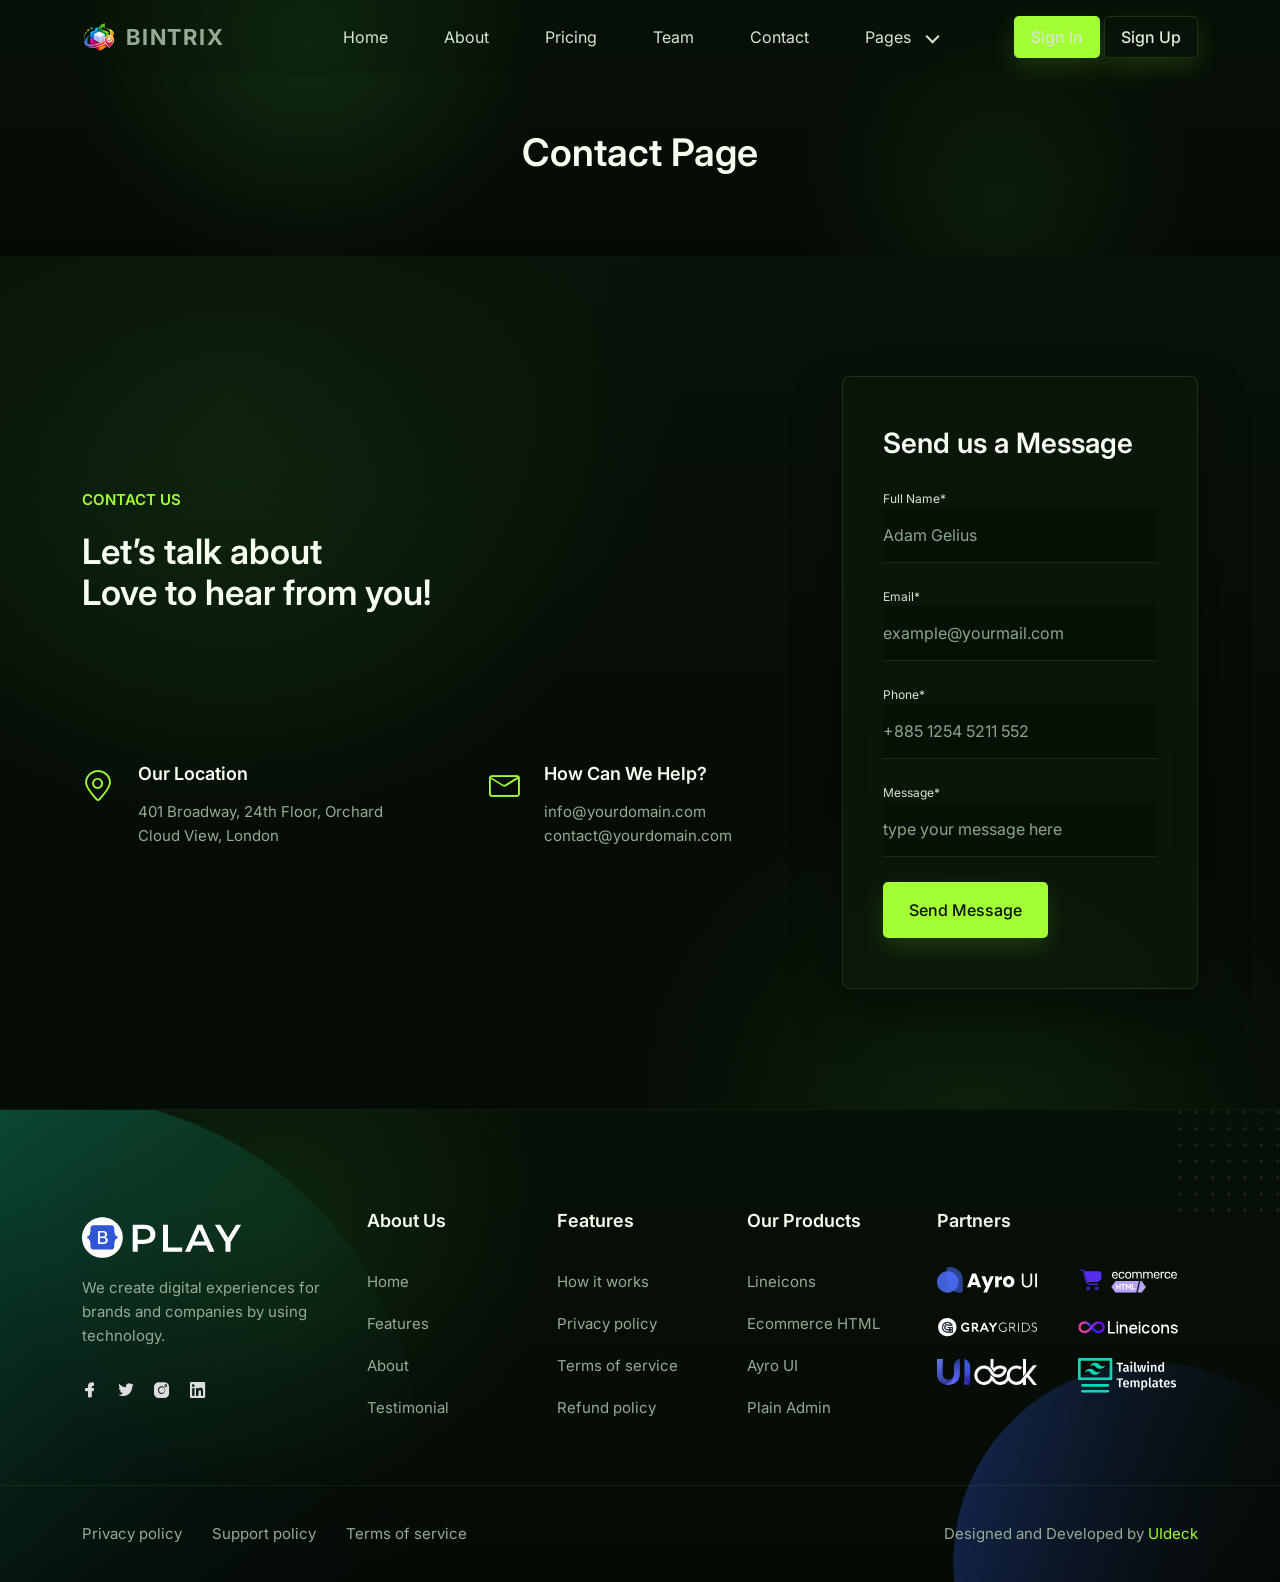
<file: contact.html>
<!-- =========

	Template Name: Play
	Author: UIdeck
	Author URI: https://uideck.com/
	Support: https://uideck.com/support/
	Version: 1.1

========== -->

<!DOCTYPE html>
<html lang="en">
  <head>
    <meta charset="UTF-8" />
    <meta http-equiv="X-UA-Compatible" content="IE=edge" />
    <meta name="viewport" content="width=device-width, initial-scale=1.0" />
    <title>Play | Open source Project by UIdeck</title>

    <!--====== Favicon Icon ======-->
    <link
      rel="shortcut icon"
      href="assets/images/favicon.svg"
      type="image/svg"
    />

    <!-- ===== All CSS files ===== -->
    <link rel="stylesheet" href="assets/css/bootstrap.min.css" />
    <link rel="stylesheet" href="assets/css/animate.css" />
    <link rel="stylesheet" href="assets/css/lineicons.css" />
    <link rel="stylesheet" href="assets/css/ud-styles.css" />
  </head>
  <body>
    <!-- ====== Header Start ====== -->
    <header class="ud-header">
      <div class="container">
        <div class="row">
          <div class="col-lg-12">
            <nav class="navbar navbar-expand-lg">
              <a class="navbar-brand" href="index.html">
                <img src="assets/images/logo/Bintrix.png?v=2" alt="Bintrix Logo" />
                <span class="bintrix-wordmark">BINTRIX</span>
              </a>
              <button class="navbar-toggler">
                <span class="toggler-icon"> </span>
                <span class="toggler-icon"> </span>
                <span class="toggler-icon"> </span>
              </button>

              <div class="navbar-collapse">
                <ul id="nav" class="navbar-nav mx-auto">
                  <li class="nav-item">
                    <a class="ud-menu-scroll" href="#home">Home</a>
                  </li>

                  <li class="nav-item">
                    <a class="ud-menu-scroll" href="#about">About</a>
                  </li>
                  <li class="nav-item">
                    <a class="ud-menu-scroll" href="#pricing">Pricing</a>
                  </li>
                  <li class="nav-item">
                    <a class="ud-menu-scroll" href="#team">Team</a>
                  </li>
                  <li class="nav-item">
                    <a class="ud-menu-scroll" href="#contact">Contact</a>
                  </li>
                  <li class="nav-item nav-item-has-children">
                    <a href="javascript:void(0)"> Pages </a>
                    <ul class="ud-submenu">
                      <li class="ud-submenu-item">
                        <a href="about.html" class="ud-submenu-link">
                          About Page
                        </a>
                      </li>
                      <li class="ud-submenu-item">
                        <a href="pricing.html" class="ud-submenu-link">
                          Pricing Page
                        </a>
                      </li>
                      <li class="ud-submenu-item">
                        <a href="contact.html" class="ud-submenu-link">
                          Contact Page
                        </a>
                      </li>
                      <li class="ud-submenu-item">
                        <a href="blog.html" class="ud-submenu-link">
                          Blog Grid Page
                        </a>
                      </li>
                      <li class="ud-submenu-item">
                        <a href="blog-details.html" class="ud-submenu-link">
                          Blog Details Page
                        </a>
                      </li>
                      <li class="ud-submenu-item">
                        <a href="login.html" class="ud-submenu-link">
                          Sign In Page
                        </a>
                      </li>
                      <li class="ud-submenu-item">
                        <a href="404.html" class="ud-submenu-link">404 Page</a>
                      </li>
                    </ul>
                  </li>
                </ul>
              </div>

              <div class="navbar-btn d-none d-sm-inline-block">
                <a href="login.html" class="ud-main-btn ud-login-btn">
                  Sign In
                </a>
                <a class="ud-main-btn ud-white-btn" href="javascript:void(0)">
                  Sign Up
                </a>
              </div>
            </nav>
          </div>
        </div>
      </div>
    </header>
    <!-- ====== Header End ====== -->

    <!-- ====== Banner Start ====== -->
    <section class="ud-page-banner">
      <div class="container">
        <div class="row">
          <div class="col-lg-12">
            <div class="ud-banner-content">
              <h1>Contact Page</h1>
            </div>
          </div>
        </div>
      </div>
    </section>
    <!-- ====== Banner End ====== -->

    <!-- ====== Contact Start ====== -->
    <section id="contact" class="ud-contact">
      <div class="container">
        <div class="row align-items-center">
          <div class="col-xl-8 col-lg-7">
            <div class="ud-contact-content-wrapper">
              <div class="ud-contact-title">
                <span>CONTACT US</span>
                <h2>
                  Let’s talk about <br />
                  Love to hear from you!
                </h2>
              </div>
              <div class="ud-contact-info-wrapper">
                <div class="ud-single-info">
                  <div class="ud-info-icon">
                    <i class="lni lni-map-marker"></i>
                  </div>
                  <div class="ud-info-meta">
                    <h5>Our Location</h5>
                    <p>401 Broadway, 24th Floor, Orchard Cloud View, London</p>
                  </div>
                </div>
                <div class="ud-single-info">
                  <div class="ud-info-icon">
                    <i class="lni lni-envelope"></i>
                  </div>
                  <div class="ud-info-meta">
                    <h5>How Can We Help?</h5>
                    <p>info@yourdomain.com</p>
                    <p>contact@yourdomain.com</p>
                  </div>
                </div>
              </div>
            </div>
          </div>
          <div class="col-xl-4 col-lg-5">
            <div
              class="ud-contact-form-wrapper wow fadeInUp"
              data-wow-delay=".2s"
            >
              <h3 class="ud-contact-form-title">Send us a Message</h3>
              <form class="ud-contact-form">
                <div class="ud-form-group">
                  <label for="fullName">Full Name*</label>
                  <input
                    type="text"
                    name="fullName"
                    placeholder="Adam Gelius"
                  />
                </div>
                <div class="ud-form-group">
                  <label for="email">Email*</label>
                  <input
                    type="email"
                    name="email"
                    placeholder="example@yourmail.com"
                  />
                </div>
                <div class="ud-form-group">
                  <label for="phone">Phone*</label>
                  <input
                    type="text"
                    name="phone"
                    placeholder="+885 1254 5211 552"
                  />
                </div>
                <div class="ud-form-group">
                  <label for="message">Message*</label>
                  <textarea
                    name="message"
                    rows="1"
                    placeholder="type your message here"
                  ></textarea>
                </div>
                <div class="ud-form-group mb-0">
                  <button type="submit" class="ud-main-btn">
                    Send Message
                  </button>
                </div>
              </form>
            </div>
          </div>
        </div>
      </div>
    </section>
    <!-- ====== Contact End ====== -->

    <!-- ====== Footer Start ====== -->
    <footer class="ud-footer wow fadeInUp" data-wow-delay=".15s">
      <div class="shape shape-1">
        <img src="assets/images/footer/shape-1.svg" alt="shape" />
      </div>
      <div class="shape shape-2">
        <img src="assets/images/footer/shape-2.svg" alt="shape" />
      </div>
      <div class="shape shape-3">
        <img src="assets/images/footer/shape-3.svg" alt="shape" />
      </div>
      <div class="ud-footer-widgets">
        <div class="container">
          <div class="row">
            <div class="col-xl-3 col-lg-4 col-md-6">
              <div class="ud-widget">
                <a href="index.html" class="ud-footer-logo">
                  <img src="assets/images/logo/logo.svg" alt="logo" />
                </a>
                <p class="ud-widget-desc">
                  We create digital experiences for brands and companies by
                  using technology.
                </p>
                <ul class="ud-widget-socials">
                  <li>
                    <a href="https://twitter.com/MusharofChy">
                      <i class="lni lni-facebook-filled"></i>
                    </a>
                  </li>
                  <li>
                    <a href="https://twitter.com/MusharofChy">
                      <i class="lni lni-twitter-filled"></i>
                    </a>
                  </li>
                  <li>
                    <a href="https://twitter.com/MusharofChy">
                      <i class="lni lni-instagram-filled"></i>
                    </a>
                  </li>
                  <li>
                    <a href="https://twitter.com/MusharofChy">
                      <i class="lni lni-linkedin-original"></i>
                    </a>
                  </li>
                </ul>
              </div>
            </div>

            <div class="col-xl-2 col-lg-2 col-md-6 col-sm-6">
              <div class="ud-widget">
                <h5 class="ud-widget-title">About Us</h5>
                <ul class="ud-widget-links">
                  <li>
                    <a href="javascript:void(0)">Home</a>
                  </li>
                  <li>
                    <a href="javascript:void(0)">Features</a>
                  </li>
                  <li>
                    <a href="javascript:void(0)">About</a>
                  </li>
                  <li>
                    <a href="javascript:void(0)">Testimonial</a>
                  </li>
                </ul>
              </div>
            </div>
            <div class="col-xl-2 col-lg-3 col-md-6 col-sm-6">
              <div class="ud-widget">
                <h5 class="ud-widget-title">Features</h5>
                <ul class="ud-widget-links">
                  <li>
                    <a href="javascript:void(0)">How it works</a>
                  </li>
                  <li>
                    <a href="javascript:void(0)">Privacy policy</a>
                  </li>
                  <li>
                    <a href="javascript:void(0)">Terms of service</a>
                  </li>
                  <li>
                    <a href="javascript:void(0)">Refund policy</a>
                  </li>
                </ul>
              </div>
            </div>
            <div class="col-xl-2 col-lg-3 col-md-6 col-sm-6">
              <div class="ud-widget">
                <h5 class="ud-widget-title">Our Products</h5>
                <ul class="ud-widget-links">
                  <li>
                    <a
                      href="https://lineicons.com/"
                      rel="nofollow noopner"
                      target="_blank"
                      >Lineicons
                    </a>
                  </li>
                  <li>
                    <a
                      href="https://ecommercehtml.com/"
                      rel="nofollow noopner"
                      target="_blank"
                      >Ecommerce HTML</a
                    >
                  </li>
                  <li>
                    <a
                      href="https://ayroui.com/"
                      rel="nofollow noopner"
                      target="_blank"
                      >Ayro UI</a
                    >
                  </li>
                  <li>
                    <a
                      href="https://graygrids.com/"
                      rel="nofollow noopner"
                      target="_blank"
                      >Plain Admin</a
                    >
                  </li>
                </ul>
              </div>
            </div>
            <div class="col-xl-3 col-lg-6 col-md-8 col-sm-10">
              <div class="ud-widget">
                <h5 class="ud-widget-title">Partners</h5>
                <ul class="ud-widget-brands">
                  <li>
                    <a
                      href="https://ayroui.com/"
                      rel="nofollow noopner"
                      target="_blank"
                    >
                      <img
                        src="assets/images/footer/brands/ayroui.svg"
                        alt="ayroui"
                      />
                    </a>
                  </li>
                  <li>
                    <a
                      href="https://ecommercehtml.com/"
                      rel="nofollow noopner"
                      target="_blank"
                    >
                      <img
                        src="assets/images/footer/brands/ecommerce-html.svg"
                        alt="ecommerce-html"
                      />
                    </a>
                  </li>
                  <li>
                    <a
                      href="https://graygrids.com/"
                      rel="nofollow noopner"
                      target="_blank"
                    >
                      <img
                        src="assets/images/footer/brands/graygrids.svg"
                        alt="graygrids"
                      />
                    </a>
                  </li>
                  <li>
                    <a
                      href="https://lineicons.com/"
                      rel="nofollow noopner"
                      target="_blank"
                    >
                      <img
                        src="assets/images/footer/brands/lineicons.svg"
                        alt="lineicons"
                      />
                    </a>
                  </li>
                  <li>
                    <a
                      href="https://uideck.com/"
                      rel="nofollow noopner"
                      target="_blank"
                    >
                      <img
                        src="assets/images/footer/brands/uideck.svg"
                        alt="uideck"
                      />
                    </a>
                  </li>
                  <li>
                    <a
                      href="https://tailwindtemplates.co/"
                      rel="nofollow noopner"
                      target="_blank"
                    >
                      <img
                        src="assets/images/footer/brands/tailwindtemplates.svg"
                        alt="tailwindtemplates"
                      />
                    </a>
                  </li>
                </ul>
              </div>
            </div>
          </div>
        </div>
      </div>
      <div class="ud-footer-bottom">
        <div class="container">
          <div class="row">
            <div class="col-md-8">
              <ul class="ud-footer-bottom-left">
                <li>
                  <a href="javascript:void(0)">Privacy policy</a>
                </li>
                <li>
                  <a href="javascript:void(0)">Support policy</a>
                </li>
                <li>
                  <a href="javascript:void(0)">Terms of service</a>
                </li>
              </ul>
            </div>
            <div class="col-md-4">
              <p class="ud-footer-bottom-right">
                Designed and Developed by
                <a href="https://uideck.com" rel="nofollow">UIdeck</a>
              </p>
            </div>
          </div>
        </div>
      </div>
    </footer>
    <!-- ====== Footer End ====== -->

    <!-- ====== Back To Top Start ====== -->
    <a href="javascript:void(0)" class="back-to-top">
      <i class="lni lni-chevron-up"> </i>
    </a>
    <!-- ====== Back To Top End ====== -->

    <!-- ====== All Javascript Files ====== -->
    <script src="assets/js/bootstrap.bundle.min.js"></script>
    <script src="assets/js/wow.min.js"></script>
    <script src="assets/js/main.js"></script>
  </body>
</html>
</file>
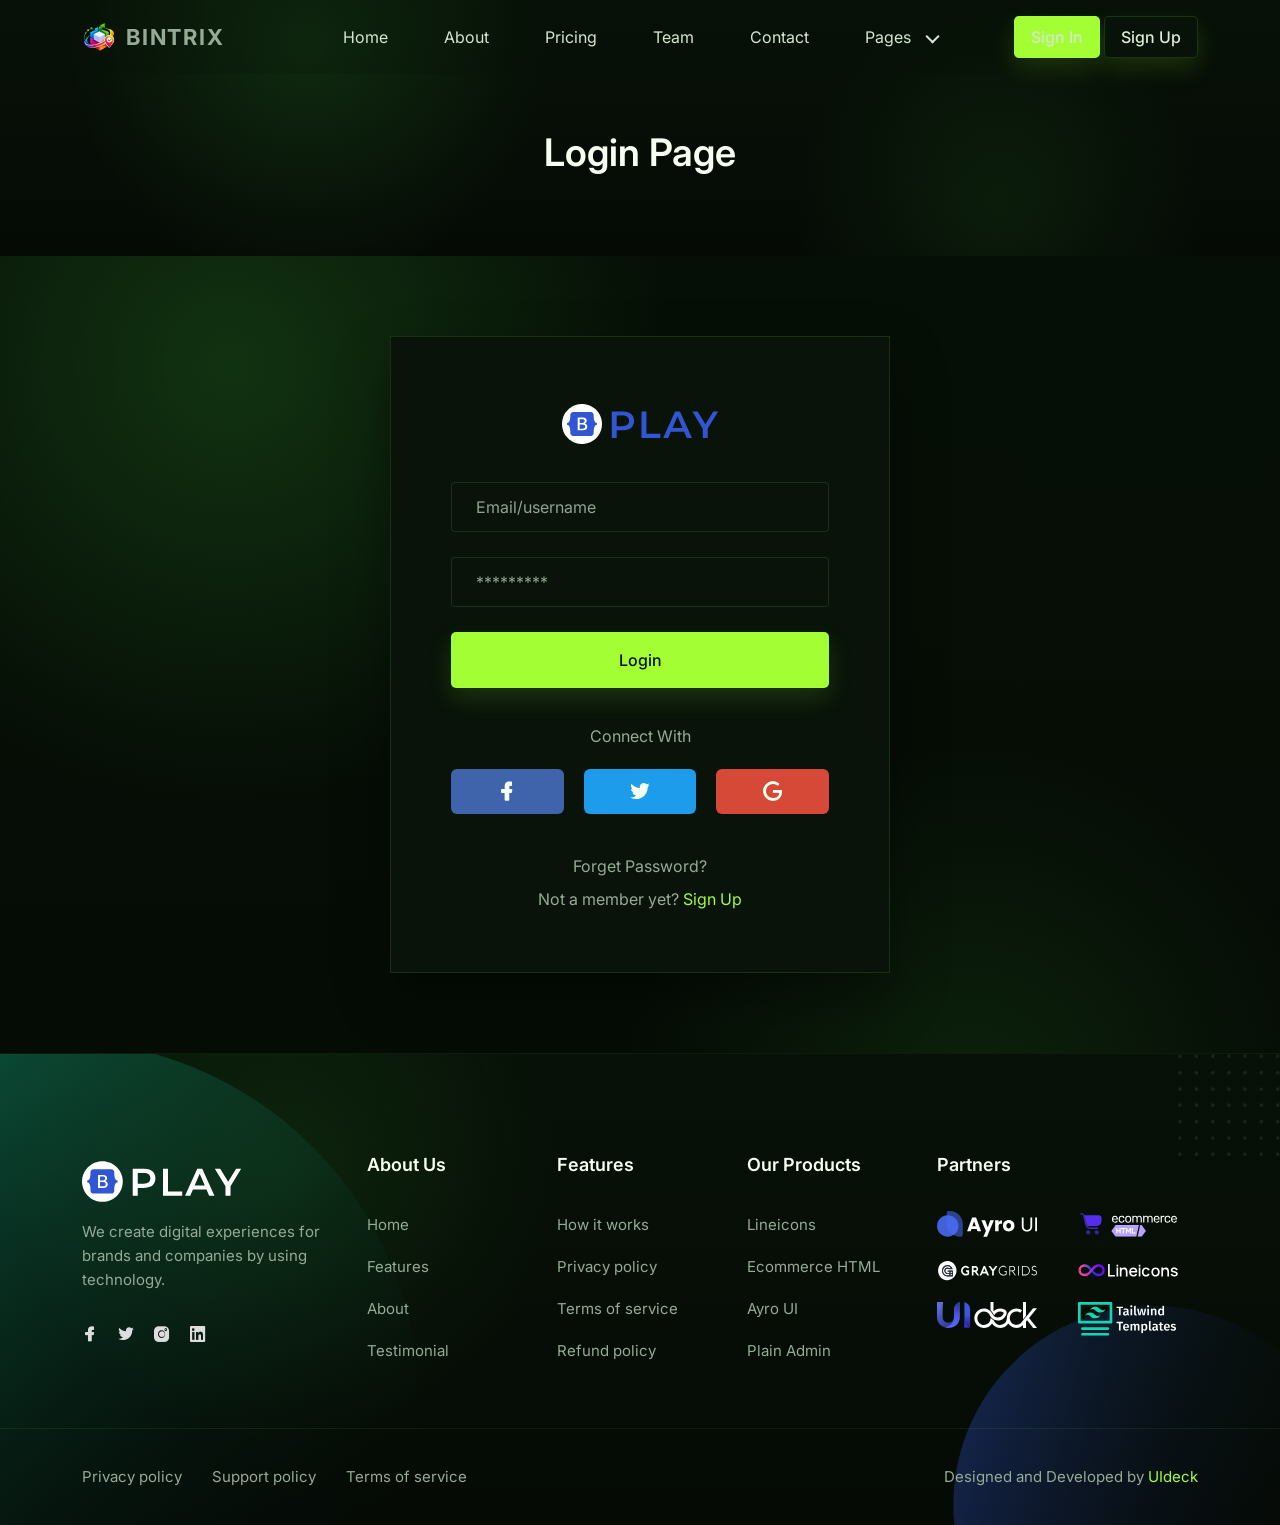
<file: login.html>
<!-- =========

	Template Name: Play
	Author: UIdeck
	Author URI: https://uideck.com/
	Support: https://uideck.com/support/
	Version: 1.1

========== -->

<!DOCTYPE html>
<html lang="en">
  <head>
    <meta charset="UTF-8" />
    <meta http-equiv="X-UA-Compatible" content="IE=edge" />
    <meta name="viewport" content="width=device-width, initial-scale=1.0" />
    <title>Play | Open source Project by UIdeck</title>

    <!--====== Favicon Icon ======-->
    <link
      rel="shortcut icon"
      href="assets/images/favicon.svg"
      type="image/svg"
    />

    <!-- ===== All CSS files ===== -->
    <link rel="stylesheet" href="assets/css/bootstrap.min.css" />
    <link rel="stylesheet" href="assets/css/animate.css" />
    <link rel="stylesheet" href="assets/css/lineicons.css" />
    <link rel="stylesheet" href="assets/css/ud-styles.css" />
  </head>
  <body>
    <!-- ====== Header Start ====== -->
    <header class="ud-header">
      <div class="container">
        <div class="row">
          <div class="col-lg-12">
            <nav class="navbar navbar-expand-lg">
              <a class="navbar-brand" href="index.html">
                <img src="assets/images/logo/Bintrix.png?v=2" alt="Bintrix Logo" />
                <span class="bintrix-wordmark">BINTRIX</span>
              </a>
              <button class="navbar-toggler">
                <span class="toggler-icon"> </span>
                <span class="toggler-icon"> </span>
                <span class="toggler-icon"> </span>
              </button>

              <div class="navbar-collapse">
                <ul id="nav" class="navbar-nav mx-auto">
                  <li class="nav-item">
                    <a class="ud-menu-scroll" href="#home">Home</a>
                  </li>

                  <li class="nav-item">
                    <a class="ud-menu-scroll" href="#about">About</a>
                  </li>
                  <li class="nav-item">
                    <a class="ud-menu-scroll" href="#pricing">Pricing</a>
                  </li>
                  <li class="nav-item">
                    <a class="ud-menu-scroll" href="#team">Team</a>
                  </li>
                  <li class="nav-item">
                    <a class="ud-menu-scroll" href="#contact">Contact</a>
                  </li>
                  <li class="nav-item nav-item-has-children">
                    <a href="javascript:void(0)"> Pages </a>
                    <ul class="ud-submenu">
                      <li class="ud-submenu-item">
                        <a href="about.html" class="ud-submenu-link">
                          About Page
                        </a>
                      </li>
                      <li class="ud-submenu-item">
                        <a href="pricing.html" class="ud-submenu-link">
                          Pricing Page
                        </a>
                      </li>
                      <li class="ud-submenu-item">
                        <a href="contact.html" class="ud-submenu-link">
                          Contact Page
                        </a>
                      </li>
                      <li class="ud-submenu-item">
                        <a href="blog.html" class="ud-submenu-link">
                          Blog Grid Page
                        </a>
                      </li>
                      <li class="ud-submenu-item">
                        <a href="blog-details.html" class="ud-submenu-link">
                          Blog Details Page
                        </a>
                      </li>
                      <li class="ud-submenu-item">
                        <a href="login.html" class="ud-submenu-link">
                          Sign In Page
                        </a>
                      </li>
                      <li class="ud-submenu-item">
                        <a href="404.html" class="ud-submenu-link">404 Page</a>
                      </li>
                    </ul>
                  </li>
                </ul>
              </div>

              <div class="navbar-btn d-none d-sm-inline-block">
                <a href="login.html" class="ud-main-btn ud-login-btn">
                  Sign In
                </a>
                <a class="ud-main-btn ud-white-btn" href="javascript:void(0)">
                  Sign Up
                </a>
              </div>
            </nav>
          </div>
        </div>
      </div>
    </header>
    <!-- ====== Header End ====== -->

    <!-- ====== Banner Start ====== -->
    <section class="ud-page-banner">
      <div class="container">
        <div class="row">
          <div class="col-lg-12">
            <div class="ud-banner-content">
              <h1>Login Page</h1>
            </div>
          </div>
        </div>
      </div>
    </section>
    <!-- ====== Banner End ====== -->

    <!-- ====== Login Start ====== -->
    <section class="ud-login">
      <div class="container">
        <div class="row">
          <div class="col-lg-12">
            <div class="ud-login-wrapper">
              <div class="ud-login-logo">
                <img src="assets/images/logo/logo-2.svg" alt="logo" />
              </div>
              <form class="ud-login-form">
                <div class="ud-form-group">
                  <input
                    type="email"
                    name="email"
                    placeholder="Email/username"
                  />
                </div>
                <div class="ud-form-group">
                  <input
                    type="password"
                    name="password"
                    placeholder="*********"
                  />
                </div>
                <div class="ud-form-group">
                  <button type="submit" class="ud-main-btn w-100">Login</button>
                </div>
              </form>

              <div class="ud-socials-connect">
                <p>Connect With</p>

                <ul>
                  <li>
                    <a href="javascript:void(0)" class="facebook">
                      <i class="lni lni-facebook-filled"></i>
                    </a>
                  </li>
                  <li>
                    <a href="javascript:void(0)" class="twitter">
                      <i class="lni lni-twitter-filled"></i>
                    </a>
                  </li>
                  <li>
                    <a href="javascript:void(0)" class="google">
                      <i class="lni lni-google"></i>
                    </a>
                  </li>
                </ul>
              </div>

              <a class="forget-pass" href="javascript:void(0)">
                Forget Password?
              </a>
              <p class="signup-option">
                Not a member yet? <a href="javascript:void(0)"> Sign Up </a>
              </p>
            </div>
          </div>
        </div>
      </div>
    </section>
    <!-- ====== Login End ====== -->

    <!-- ====== Footer Start ====== -->
    <footer class="ud-footer wow fadeInUp" data-wow-delay=".15s">
      <div class="shape shape-1">
        <img src="assets/images/footer/shape-1.svg" alt="shape" />
      </div>
      <div class="shape shape-2">
        <img src="assets/images/footer/shape-2.svg" alt="shape" />
      </div>
      <div class="shape shape-3">
        <img src="assets/images/footer/shape-3.svg" alt="shape" />
      </div>
      <div class="ud-footer-widgets">
        <div class="container">
          <div class="row">
            <div class="col-xl-3 col-lg-4 col-md-6">
              <div class="ud-widget">
                <a href="index.html" class="ud-footer-logo">
                  <img src="assets/images/logo/logo.svg" alt="logo" />
                </a>
                <p class="ud-widget-desc">
                  We create digital experiences for brands and companies by
                  using technology.
                </p>
                <ul class="ud-widget-socials">
                  <li>
                    <a href="https://twitter.com/MusharofChy">
                      <i class="lni lni-facebook-filled"></i>
                    </a>
                  </li>
                  <li>
                    <a href="https://twitter.com/MusharofChy">
                      <i class="lni lni-twitter-filled"></i>
                    </a>
                  </li>
                  <li>
                    <a href="https://twitter.com/MusharofChy">
                      <i class="lni lni-instagram-filled"></i>
                    </a>
                  </li>
                  <li>
                    <a href="https://twitter.com/MusharofChy">
                      <i class="lni lni-linkedin-original"></i>
                    </a>
                  </li>
                </ul>
              </div>
            </div>

            <div class="col-xl-2 col-lg-2 col-md-6 col-sm-6">
              <div class="ud-widget">
                <h5 class="ud-widget-title">About Us</h5>
                <ul class="ud-widget-links">
                  <li>
                    <a href="javascript:void(0)">Home</a>
                  </li>
                  <li>
                    <a href="javascript:void(0)">Features</a>
                  </li>
                  <li>
                    <a href="javascript:void(0)">About</a>
                  </li>
                  <li>
                    <a href="javascript:void(0)">Testimonial</a>
                  </li>
                </ul>
              </div>
            </div>
            <div class="col-xl-2 col-lg-3 col-md-6 col-sm-6">
              <div class="ud-widget">
                <h5 class="ud-widget-title">Features</h5>
                <ul class="ud-widget-links">
                  <li>
                    <a href="javascript:void(0)">How it works</a>
                  </li>
                  <li>
                    <a href="javascript:void(0)">Privacy policy</a>
                  </li>
                  <li>
                    <a href="javascript:void(0)">Terms of service</a>
                  </li>
                  <li>
                    <a href="javascript:void(0)">Refund policy</a>
                  </li>
                </ul>
              </div>
            </div>
            <div class="col-xl-2 col-lg-3 col-md-6 col-sm-6">
              <div class="ud-widget">
                <h5 class="ud-widget-title">Our Products</h5>
                <ul class="ud-widget-links">
                  <li>
                    <a
                      href="https://lineicons.com/"
                      rel="nofollow noopner"
                      target="_blank"
                      >Lineicons
                    </a>
                  </li>
                  <li>
                    <a
                      href="https://ecommercehtml.com/"
                      rel="nofollow noopner"
                      target="_blank"
                      >Ecommerce HTML</a
                    >
                  </li>
                  <li>
                    <a
                      href="https://ayroui.com/"
                      rel="nofollow noopner"
                      target="_blank"
                      >Ayro UI</a
                    >
                  </li>
                  <li>
                    <a
                      href="https://graygrids.com/"
                      rel="nofollow noopner"
                      target="_blank"
                      >Plain Admin</a
                    >
                  </li>
                </ul>
              </div>
            </div>
            <div class="col-xl-3 col-lg-6 col-md-8 col-sm-10">
              <div class="ud-widget">
                <h5 class="ud-widget-title">Partners</h5>
                <ul class="ud-widget-brands">
                  <li>
                    <a
                      href="https://ayroui.com/"
                      rel="nofollow noopner"
                      target="_blank"
                    >
                      <img
                        src="assets/images/footer/brands/ayroui.svg"
                        alt="ayroui"
                      />
                    </a>
                  </li>
                  <li>
                    <a
                      href="https://ecommercehtml.com/"
                      rel="nofollow noopner"
                      target="_blank"
                    >
                      <img
                        src="assets/images/footer/brands/ecommerce-html.svg"
                        alt="ecommerce-html"
                      />
                    </a>
                  </li>
                  <li>
                    <a
                      href="https://graygrids.com/"
                      rel="nofollow noopner"
                      target="_blank"
                    >
                      <img
                        src="assets/images/footer/brands/graygrids.svg"
                        alt="graygrids"
                      />
                    </a>
                  </li>
                  <li>
                    <a
                      href="https://lineicons.com/"
                      rel="nofollow noopner"
                      target="_blank"
                    >
                      <img
                        src="assets/images/footer/brands/lineicons.svg"
                        alt="lineicons"
                      />
                    </a>
                  </li>
                  <li>
                    <a
                      href="https://uideck.com/"
                      rel="nofollow noopner"
                      target="_blank"
                    >
                      <img
                        src="assets/images/footer/brands/uideck.svg"
                        alt="uideck"
                      />
                    </a>
                  </li>
                  <li>
                    <a
                      href="https://tailwindtemplates.co/"
                      rel="nofollow noopner"
                      target="_blank"
                    >
                      <img
                        src="assets/images/footer/brands/tailwindtemplates.svg"
                        alt="tailwindtemplates"
                      />
                    </a>
                  </li>
                </ul>
              </div>
            </div>
          </div>
        </div>
      </div>
      <div class="ud-footer-bottom">
        <div class="container">
          <div class="row">
            <div class="col-md-8">
              <ul class="ud-footer-bottom-left">
                <li>
                  <a href="javascript:void(0)">Privacy policy</a>
                </li>
                <li>
                  <a href="javascript:void(0)">Support policy</a>
                </li>
                <li>
                  <a href="javascript:void(0)">Terms of service</a>
                </li>
              </ul>
            </div>
            <div class="col-md-4">
              <p class="ud-footer-bottom-right">
                Designed and Developed by
                <a href="https://uideck.com" rel="nofollow">UIdeck</a>
              </p>
            </div>
          </div>
        </div>
      </div>
    </footer>
    <!-- ====== Footer End ====== -->

    <!-- ====== Back To Top Start ====== -->
    <a href="javascript:void(0)" class="back-to-top">
      <i class="lni lni-chevron-up"> </i>
    </a>
    <!-- ====== Back To Top End ====== -->

    <!-- ====== All Javascript Files ====== -->
    <script src="assets/js/bootstrap.bundle.min.js"></script>
    <script src="assets/js/wow.min.js"></script>
    <script src="assets/js/main.js"></script>
  </body>
</html>
</file>
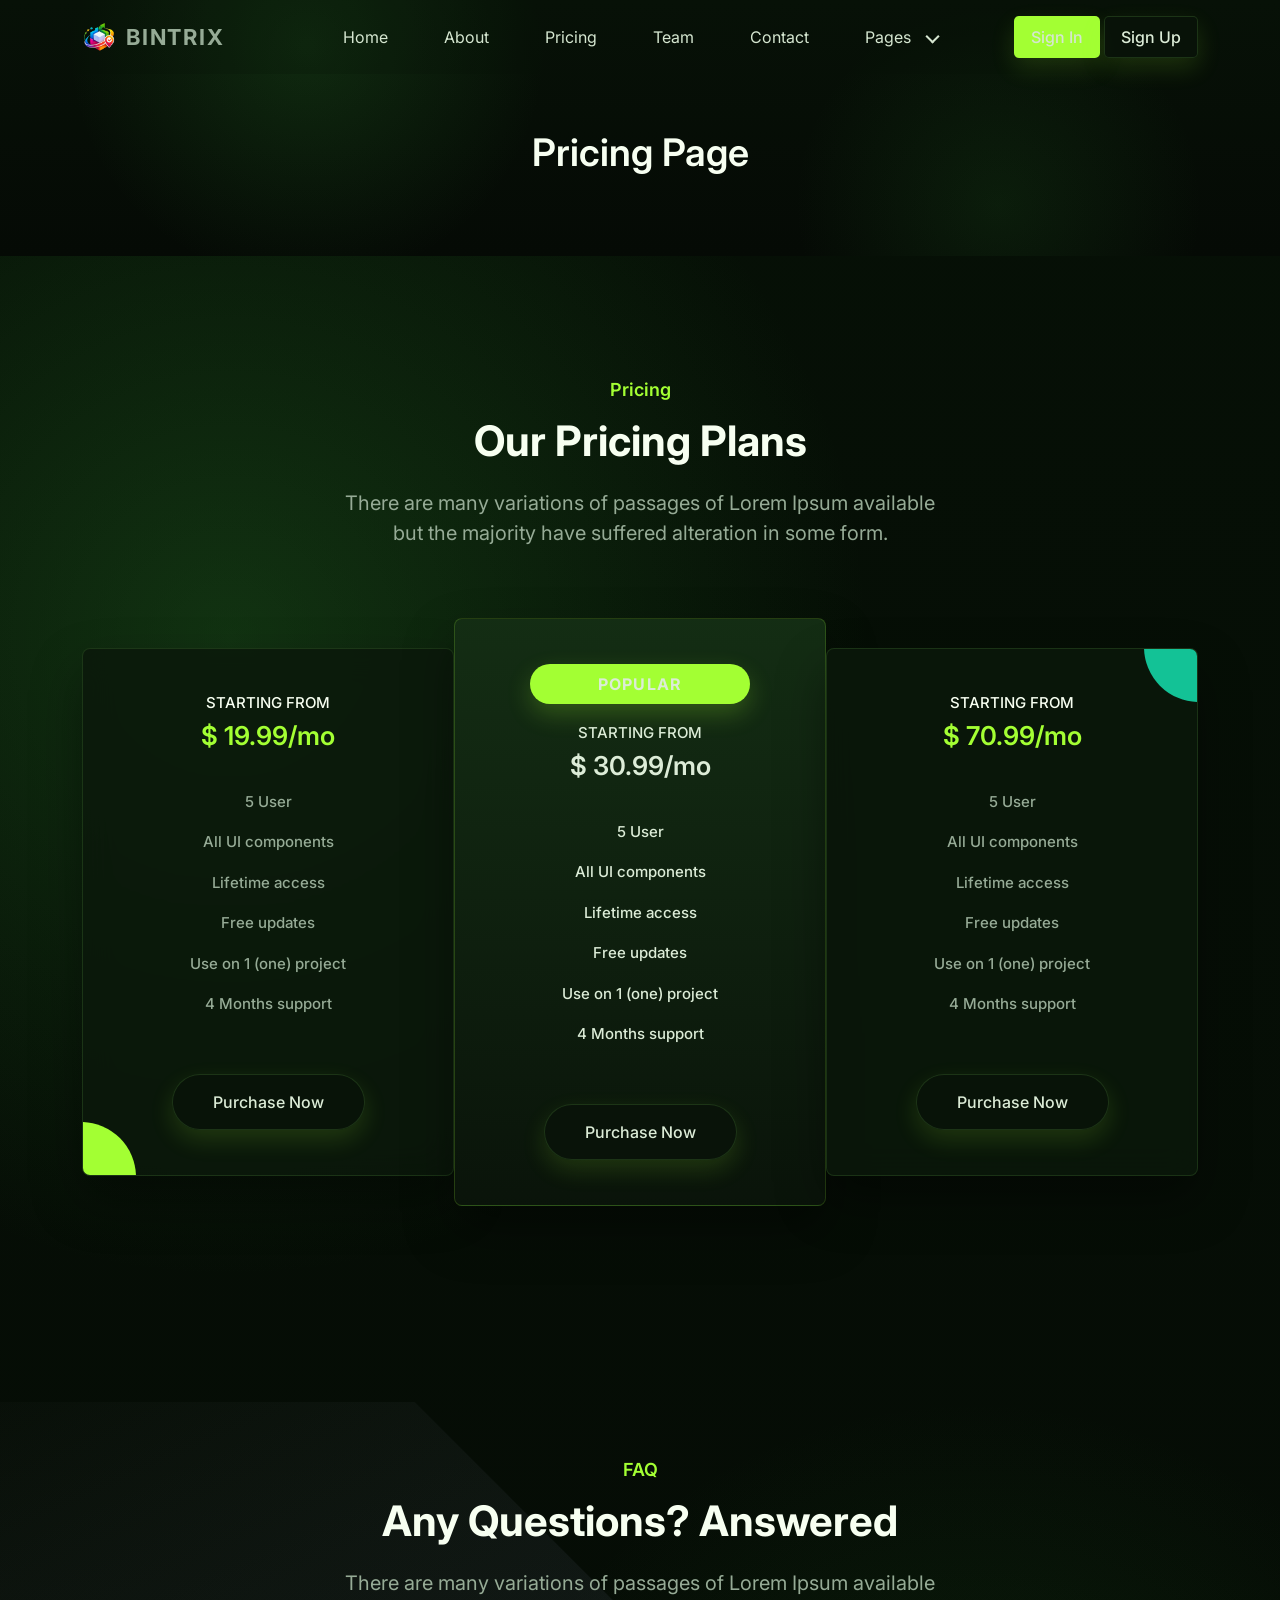
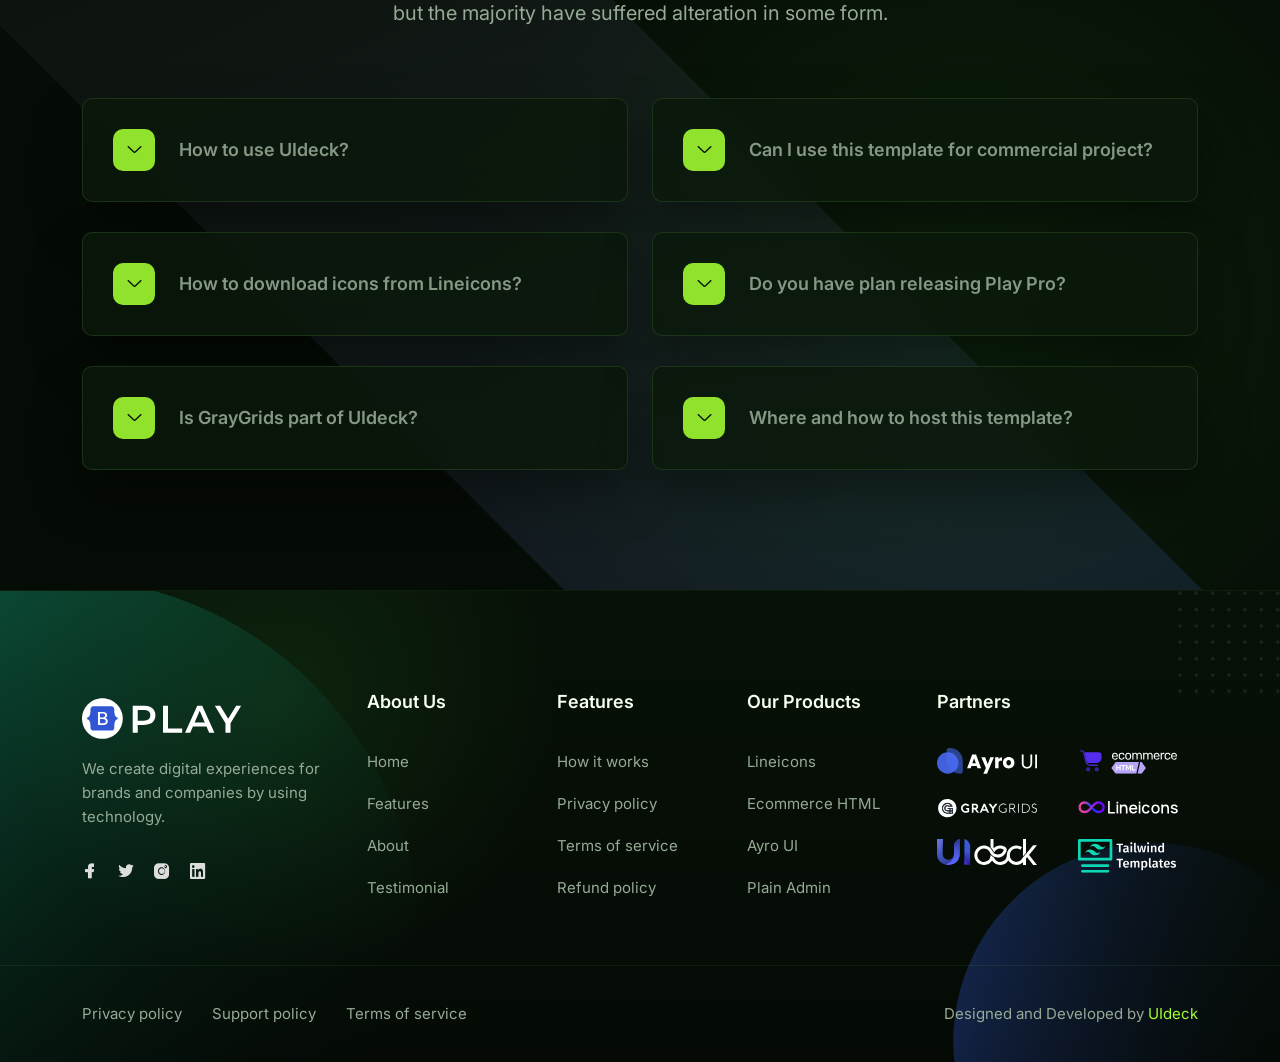
<file: pricing.html>
<!-- =========

	Template Name: Play
	Author: UIdeck
	Author URI: https://uideck.com/
	Support: https://uideck.com/support/
	Version: 1.1

========== -->

<!DOCTYPE html>
<html lang="en">
  <head>
    <meta charset="UTF-8" />
    <meta http-equiv="X-UA-Compatible" content="IE=edge" />
    <meta name="viewport" content="width=device-width, initial-scale=1.0" />
    <title>Play | Open source Project by UIdeck</title>

    <!--====== Favicon Icon ======-->
    <link
      rel="shortcut icon"
      href="assets/images/favicon.svg"
      type="image/svg"
    />

    <!-- ===== All CSS files ===== -->
    <link rel="stylesheet" href="assets/css/bootstrap.min.css" />
    <link rel="stylesheet" href="assets/css/animate.css" />
    <link rel="stylesheet" href="assets/css/lineicons.css" />
    <link rel="stylesheet" href="assets/css/ud-styles.css" />
  </head>
  <body>
    <!-- ====== Header Start ====== -->
    <header class="ud-header">
      <div class="container">
        <div class="row">
          <div class="col-lg-12">
            <nav class="navbar navbar-expand-lg">
              <a class="navbar-brand" href="index.html">
                <img src="assets/images/logo/Bintrix.png?v=2" alt="Bintrix Logo" />
                <span class="bintrix-wordmark">BINTRIX</span>
              </a>
              <button class="navbar-toggler">
                <span class="toggler-icon"> </span>
                <span class="toggler-icon"> </span>
                <span class="toggler-icon"> </span>
              </button>

              <div class="navbar-collapse">
                <ul id="nav" class="navbar-nav mx-auto">
                  <li class="nav-item">
                    <a class="ud-menu-scroll" href="#home">Home</a>
                  </li>

                  <li class="nav-item">
                    <a class="ud-menu-scroll" href="#about">About</a>
                  </li>
                  <li class="nav-item">
                    <a class="ud-menu-scroll" href="#pricing">Pricing</a>
                  </li>
                  <li class="nav-item">
                    <a class="ud-menu-scroll" href="#team">Team</a>
                  </li>
                  <li class="nav-item">
                    <a class="ud-menu-scroll" href="#contact">Contact</a>
                  </li>

                  <li class="nav-item nav-item-has-children">
                    <a href="javascript:void(0)"> Pages </a>
                    <ul class="ud-submenu">
                      <li class="ud-submenu-item">
                        <a href="about.html" class="ud-submenu-link">
                          About Page
                        </a>
                      </li>
                      <li class="ud-submenu-item">
                        <a href="pricing.html" class="ud-submenu-link">
                          Pricing Page
                        </a>
                      </li>
                      <li class="ud-submenu-item">
                        <a href="contact.html" class="ud-submenu-link">
                          Contact Page
                        </a>
                      </li>
                      <li class="ud-submenu-item">
                        <a href="blog.html" class="ud-submenu-link">
                          Blog Grid Page
                        </a>
                      </li>
                      <li class="ud-submenu-item">
                        <a href="blog-details.html" class="ud-submenu-link">
                          Blog Details Page
                        </a>
                      </li>
                      <li class="ud-submenu-item">
                        <a href="login.html" class="ud-submenu-link">
                          Sign In Page
                        </a>
                      </li>
                      <li class="ud-submenu-item">
                        <a href="404.html" class="ud-submenu-link">404 Page</a>
                      </li>
                    </ul>
                  </li>
                </ul>
              </div>

              <div class="navbar-btn d-none d-sm-inline-block">
                <a href="login.html" class="ud-main-btn ud-login-btn">
                  Sign In
                </a>
                <a class="ud-main-btn ud-white-btn" href="javascript:void(0)">
                  Sign Up
                </a>
              </div>
            </nav>
          </div>
        </div>
      </div>
    </header>
    <!-- ====== Header End ====== -->

    <!-- ====== Banner Start ====== -->
    <section class="ud-page-banner">
      <div class="container">
        <div class="row">
          <div class="col-lg-12">
            <div class="ud-banner-content">
              <h1>Pricing Page</h1>
            </div>
          </div>
        </div>
      </div>
    </section>
    <!-- ====== Banner End ====== -->

    <!-- ====== Pricing Start ====== -->
    <section id="pricing" class="ud-pricing">
      <div class="container">
        <div class="row">
          <div class="col-lg-12">
            <div class="ud-section-title mx-auto text-center">
              <span>Pricing</span>
              <h2>Our Pricing Plans</h2>
              <p>
                There are many variations of passages of Lorem Ipsum available
                but the majority have suffered alteration in some form.
              </p>
            </div>
          </div>
        </div>

        <div class="row g-0 align-items-center justify-content-center">
          <div class="col-lg-4 col-md-6 col-sm-10">
            <div
              class="ud-single-pricing first-item wow fadeInUp"
              data-wow-delay=".15s"
            >
              <div class="ud-pricing-header">
                <h3>STARTING FROM</h3>
                <h4>$ 19.99/mo</h4>
              </div>
              <div class="ud-pricing-body">
                <ul>
                  <li>5 User</li>
                  <li>All UI components</li>
                  <li>Lifetime access</li>
                  <li>Free updates</li>
                  <li>Use on 1 (one) project</li>
                  <li>4 Months support</li>
                </ul>
              </div>
              <div class="ud-pricing-footer">
                <a href="javascript:void(0)" class="ud-main-btn ud-border-btn">
                  Purchase Now
                </a>
              </div>
            </div>
          </div>
          <div class="col-lg-4 col-md-6 col-sm-10">
            <div
              class="ud-single-pricing active wow fadeInUp"
              data-wow-delay=".1s"
            >
              <span class="ud-popular-tag">POPULAR</span>
              <div class="ud-pricing-header">
                <h3>STARTING FROM</h3>
                <h4>$ 30.99/mo</h4>
              </div>
              <div class="ud-pricing-body">
                <ul>
                  <li>5 User</li>
                  <li>All UI components</li>
                  <li>Lifetime access</li>
                  <li>Free updates</li>
                  <li>Use on 1 (one) project</li>
                  <li>4 Months support</li>
                </ul>
              </div>
              <div class="ud-pricing-footer">
                <a href="javascript:void(0)" class="ud-main-btn ud-white-btn">
                  Purchase Now
                </a>
              </div>
            </div>
          </div>
          <div class="col-lg-4 col-md-6 col-sm-10">
            <div
              class="ud-single-pricing last-item wow fadeInUp"
              data-wow-delay=".15s"
            >
              <div class="ud-pricing-header">
                <h3>STARTING FROM</h3>
                <h4>$ 70.99/mo</h4>
              </div>
              <div class="ud-pricing-body">
                <ul>
                  <li>5 User</li>
                  <li>All UI components</li>
                  <li>Lifetime access</li>
                  <li>Free updates</li>
                  <li>Use on 1 (one) project</li>
                  <li>4 Months support</li>
                </ul>
              </div>
              <div class="ud-pricing-footer">
                <a href="javascript:void(0)" class="ud-main-btn ud-border-btn">
                  Purchase Now
                </a>
              </div>
            </div>
          </div>
        </div>
      </div>
    </section>
    <!-- ====== Pricing End ====== -->

    <!-- ====== FAQ Start ====== -->
    <section id="faq" class="ud-faq">
      <div class="shape">
        <img src="assets/images/faq/shape.svg" alt="shape" />
      </div>
      <div class="container">
        <div class="row">
          <div class="col-lg-12">
            <div class="ud-section-title text-center mx-auto">
              <span>FAQ</span>
              <h2>Any Questions? Answered</h2>
              <p>
                There are many variations of passages of Lorem Ipsum available
                but the majority have suffered alteration in some form.
              </p>
            </div>
          </div>
        </div>

        <div class="row">
          <div class="col-lg-6">
            <div class="ud-single-faq wow fadeInUp" data-wow-delay=".1s">
              <div class="accordion">
                <button
                  class="ud-faq-btn collapsed"
                  data-bs-toggle="collapse"
                  data-bs-target="#collapseOne"
                >
                  <span class="icon flex-shrink-0">
                    <i class="lni lni-chevron-down"></i>
                  </span>
                  <span>How to use UIdeck?</span>
                </button>
                <div id="collapseOne" class="accordion-collapse collapse">
                  <div class="ud-faq-body">
                    Lorem Ipsum is simply dummy text of the printing and
                    typesetting industry. Lorem Ipsum has been the industry's
                    standard dummy text ever since the 1500s, when an unknown
                    printer took a galley of type and scrambled it to make a
                    type specimen book.
                  </div>
                </div>
              </div>
            </div>
            <div class="ud-single-faq wow fadeInUp" data-wow-delay=".15s">
              <div class="accordion">
                <button
                  class="ud-faq-btn collapsed"
                  data-bs-toggle="collapse"
                  data-bs-target="#collapseTwo"
                >
                  <span class="icon flex-shrink-0">
                    <i class="lni lni-chevron-down"></i>
                  </span>
                  <span>How to download icons from Lineicons?</span>
                </button>
                <div id="collapseTwo" class="accordion-collapse collapse">
                  <div class="ud-faq-body">
                    Lorem Ipsum is simply dummy text of the printing and
                    typesetting industry. Lorem Ipsum has been the industry's
                    standard dummy text ever since the 1500s, when an unknown
                    printer took a galley of type and scrambled it to make a
                    type specimen book.
                  </div>
                </div>
              </div>
            </div>
            <div class="ud-single-faq wow fadeInUp" data-wow-delay=".2s">
              <div class="accordion">
                <button
                  class="ud-faq-btn collapsed"
                  data-bs-toggle="collapse"
                  data-bs-target="#collapseThree"
                >
                  <span class="icon flex-shrink-0">
                    <i class="lni lni-chevron-down"></i>
                  </span>
                  <span>Is GrayGrids part of UIdeck?</span>
                </button>
                <div id="collapseThree" class="accordion-collapse collapse">
                  <div class="ud-faq-body">
                    Lorem Ipsum is simply dummy text of the printing and
                    typesetting industry. Lorem Ipsum has been the industry's
                    standard dummy text ever since the 1500s, when an unknown
                    printer took a galley of type and scrambled it to make a
                    type specimen book.
                  </div>
                </div>
              </div>
            </div>
          </div>
          <div class="col-lg-6">
            <div class="ud-single-faq wow fadeInUp" data-wow-delay=".1s">
              <div class="accordion">
                <button
                  class="ud-faq-btn collapsed"
                  data-bs-toggle="collapse"
                  data-bs-target="#collapseFour"
                >
                  <span class="icon flex-shrink-0">
                    <i class="lni lni-chevron-down"></i>
                  </span>
                  <span>Can I use this template for commercial project?</span>
                </button>
                <div id="collapseFour" class="accordion-collapse collapse">
                  <div class="ud-faq-body">
                    Lorem Ipsum is simply dummy text of the printing and
                    typesetting industry. Lorem Ipsum has been the industry's
                    standard dummy text ever since the 1500s, when an unknown
                    printer took a galley of type and scrambled it to make a
                    type specimen book.
                  </div>
                </div>
              </div>
            </div>
            <div class="ud-single-faq wow fadeInUp" data-wow-delay=".15s">
              <div class="accordion">
                <button
                  class="ud-faq-btn collapsed"
                  data-bs-toggle="collapse"
                  data-bs-target="#collapseFive"
                >
                  <span class="icon flex-shrink-0">
                    <i class="lni lni-chevron-down"></i>
                  </span>
                  <span>Do you have plan releasing Play Pro?</span>
                </button>
                <div id="collapseFive" class="accordion-collapse collapse">
                  <div class="ud-faq-body">
                    Lorem Ipsum is simply dummy text of the printing and
                    typesetting industry. Lorem Ipsum has been the industry's
                    standard dummy text ever since the 1500s, when an unknown
                    printer took a galley of type and scrambled it to make a
                    type specimen book.
                  </div>
                </div>
              </div>
            </div>
            <div class="ud-single-faq wow fadeInUp" data-wow-delay=".2s">
              <div class="accordion">
                <button
                  class="ud-faq-btn collapsed"
                  data-bs-toggle="collapse"
                  data-bs-target="#collapseSix"
                >
                  <span class="icon flex-shrink-0">
                    <i class="lni lni-chevron-down"></i>
                  </span>
                  <span>Where and how to host this template?</span>
                </button>
                <div id="collapseSix" class="accordion-collapse collapse">
                  <div class="ud-faq-body">
                    Lorem Ipsum is simply dummy text of the printing and
                    typesetting industry. Lorem Ipsum has been the industry's
                    standard dummy text ever since the 1500s, when an unknown
                    printer took a galley of type and scrambled it to make a
                    type specimen book.
                  </div>
                </div>
              </div>
            </div>
          </div>
        </div>
      </div>
    </section>
    <!-- ====== FAQ End ====== -->

    <!-- ====== Footer Start ====== -->
    <footer class="ud-footer wow fadeInUp" data-wow-delay=".15s">
      <div class="shape shape-1">
        <img src="assets/images/footer/shape-1.svg" alt="shape" />
      </div>
      <div class="shape shape-2">
        <img src="assets/images/footer/shape-2.svg" alt="shape" />
      </div>
      <div class="shape shape-3">
        <img src="assets/images/footer/shape-3.svg" alt="shape" />
      </div>
      <div class="ud-footer-widgets">
        <div class="container">
          <div class="row">
            <div class="col-xl-3 col-lg-4 col-md-6">
              <div class="ud-widget">
                <a href="index.html" class="ud-footer-logo">
                  <img src="assets/images/logo/logo.svg" alt="logo" />
                </a>
                <p class="ud-widget-desc">
                  We create digital experiences for brands and companies by
                  using technology.
                </p>
                <ul class="ud-widget-socials">
                  <li>
                    <a href="https://twitter.com/MusharofChy">
                      <i class="lni lni-facebook-filled"></i>
                    </a>
                  </li>
                  <li>
                    <a href="https://twitter.com/MusharofChy">
                      <i class="lni lni-twitter-filled"></i>
                    </a>
                  </li>
                  <li>
                    <a href="https://twitter.com/MusharofChy">
                      <i class="lni lni-instagram-filled"></i>
                    </a>
                  </li>
                  <li>
                    <a href="https://twitter.com/MusharofChy">
                      <i class="lni lni-linkedin-original"></i>
                    </a>
                  </li>
                </ul>
              </div>
            </div>

            <div class="col-xl-2 col-lg-2 col-md-6 col-sm-6">
              <div class="ud-widget">
                <h5 class="ud-widget-title">About Us</h5>
                <ul class="ud-widget-links">
                  <li>
                    <a href="javascript:void(0)">Home</a>
                  </li>
                  <li>
                    <a href="javascript:void(0)">Features</a>
                  </li>
                  <li>
                    <a href="javascript:void(0)">About</a>
                  </li>
                  <li>
                    <a href="javascript:void(0)">Testimonial</a>
                  </li>
                </ul>
              </div>
            </div>
            <div class="col-xl-2 col-lg-3 col-md-6 col-sm-6">
              <div class="ud-widget">
                <h5 class="ud-widget-title">Features</h5>
                <ul class="ud-widget-links">
                  <li>
                    <a href="javascript:void(0)">How it works</a>
                  </li>
                  <li>
                    <a href="javascript:void(0)">Privacy policy</a>
                  </li>
                  <li>
                    <a href="javascript:void(0)">Terms of service</a>
                  </li>
                  <li>
                    <a href="javascript:void(0)">Refund policy</a>
                  </li>
                </ul>
              </div>
            </div>
            <div class="col-xl-2 col-lg-3 col-md-6 col-sm-6">
              <div class="ud-widget">
                <h5 class="ud-widget-title">Our Products</h5>
                <ul class="ud-widget-links">
                  <li>
                    <a
                      href="https://lineicons.com/"
                      rel="nofollow noopner"
                      target="_blank"
                      >Lineicons
                    </a>
                  </li>
                  <li>
                    <a
                      href="https://ecommercehtml.com/"
                      rel="nofollow noopner"
                      target="_blank"
                      >Ecommerce HTML</a
                    >
                  </li>
                  <li>
                    <a
                      href="https://ayroui.com/"
                      rel="nofollow noopner"
                      target="_blank"
                      >Ayro UI</a
                    >
                  </li>
                  <li>
                    <a
                      href="https://graygrids.com/"
                      rel="nofollow noopner"
                      target="_blank"
                      >Plain Admin</a
                    >
                  </li>
                </ul>
              </div>
            </div>
            <div class="col-xl-3 col-lg-6 col-md-8 col-sm-10">
              <div class="ud-widget">
                <h5 class="ud-widget-title">Partners</h5>
                <ul class="ud-widget-brands">
                  <li>
                    <a
                      href="https://ayroui.com/"
                      rel="nofollow noopner"
                      target="_blank"
                    >
                      <img
                        src="assets/images/footer/brands/ayroui.svg"
                        alt="ayroui"
                      />
                    </a>
                  </li>
                  <li>
                    <a
                      href="https://ecommercehtml.com/"
                      rel="nofollow noopner"
                      target="_blank"
                    >
                      <img
                        src="assets/images/footer/brands/ecommerce-html.svg"
                        alt="ecommerce-html"
                      />
                    </a>
                  </li>
                  <li>
                    <a
                      href="https://graygrids.com/"
                      rel="nofollow noopner"
                      target="_blank"
                    >
                      <img
                        src="assets/images/footer/brands/graygrids.svg"
                        alt="graygrids"
                      />
                    </a>
                  </li>
                  <li>
                    <a
                      href="https://lineicons.com/"
                      rel="nofollow noopner"
                      target="_blank"
                    >
                      <img
                        src="assets/images/footer/brands/lineicons.svg"
                        alt="lineicons"
                      />
                    </a>
                  </li>
                  <li>
                    <a
                      href="https://uideck.com/"
                      rel="nofollow noopner"
                      target="_blank"
                    >
                      <img
                        src="assets/images/footer/brands/uideck.svg"
                        alt="uideck"
                      />
                    </a>
                  </li>
                  <li>
                    <a
                      href="https://tailwindtemplates.co/"
                      rel="nofollow noopner"
                      target="_blank"
                    >
                      <img
                        src="assets/images/footer/brands/tailwindtemplates.svg"
                        alt="tailwindtemplates"
                      />
                    </a>
                  </li>
                </ul>
              </div>
            </div>
          </div>
        </div>
      </div>
      <div class="ud-footer-bottom">
        <div class="container">
          <div class="row">
            <div class="col-md-8">
              <ul class="ud-footer-bottom-left">
                <li>
                  <a href="javascript:void(0)">Privacy policy</a>
                </li>
                <li>
                  <a href="javascript:void(0)">Support policy</a>
                </li>
                <li>
                  <a href="javascript:void(0)">Terms of service</a>
                </li>
              </ul>
            </div>
            <div class="col-md-4">
              <p class="ud-footer-bottom-right">
                Designed and Developed by
                <a href="https://uideck.com" rel="nofollow">UIdeck</a>
              </p>
            </div>
          </div>
        </div>
      </div>
    </footer>
    <!-- ====== Footer End ====== -->

    <!-- ====== Back To Top Start ====== -->
    <a href="javascript:void(0)" class="back-to-top">
      <i class="lni lni-chevron-up"> </i>
    </a>
    <!-- ====== Back To Top End ====== -->

    <!-- ====== All Javascript Files ====== -->
    <script src="assets/js/bootstrap.bundle.min.js"></script>
    <script src="assets/js/wow.min.js"></script>
    <script src="assets/js/main.js"></script>
  </body>
</html>
</file>
<file: assets/css/ud-styles.css>
/* =======

	Template Name: Play Bootstrap
	Author: UIdeck
	Author URI: https://uideck.com/
	Support: https://github.com/uideck/
	Version: 1.0

======== */
/*===========================
  COMMON css 
===========================*/
@import url("https://fonts.googleapis.com/css2?family=Inter:wght@200;300;400;500;600;700;800;900&display=swap");
:root {
  --font: "Inter", sans-serif;
  --body-color: #637381;
  --heading-color: #212b36;
  --primary-color: #3056d3;
  --white: #ffffff;
}

body {
  font-family: var(--font);
  font-weight: normal;
  font-style: normal;
  color: var(--body-color);
  overflow-x: hidden;
}

* {
  margin: 0;
  padding: 0;
  -webkit-box-sizing: border-box;
  box-sizing: border-box;
}

img {
  max-width: 100%;
}

a,
button,
input,
textarea {
  -webkit-transition: all 0.3s ease-out 0s;
  transition: all 0.3s ease-out 0s;
}

a,
a:focus,
input:focus,
textarea:focus,
button:focus,
.navbar-toggler:focus {
  text-decoration: none;
  outline: none;
  -webkit-box-shadow: none;
          box-shadow: none;
}

a:focus,
a:hover {
  text-decoration: none;
}

i,
span,
a {
  display: inline-block;
}

audio,
canvas,
iframe,
img,
svg,
video {
  vertical-align: middle;
}

h1,
h2,
h3,
h4,
h5,
h6 {
  font-weight: 700;
  color: var(--heading-color);
  margin: 0px;
}

h1 {
  font-size: 48px;
}

h2 {
  font-size: 36px;
}

h3 {
  font-size: 28px;
}

h4 {
  font-size: 22px;
}

h5 {
  font-size: 18px;
}

h6 {
  font-size: 16px;
}

ul,
ol {
  margin: 0px;
  padding: 0px;
  list-style-type: none;
}

p {
  font-size: 16px;
  font-weight: 400;
  line-height: 26px;
  color: var(--body-color);
  margin: 0px;
}

.bg_cover {
  background-position: center center;
  background-size: cover;
  background-repeat: no-repeat;
  width: 100%;
  height: 100%;
}

/*===== All Button Style =====*/
.ud-main-btn {
  display: inline-block;
  text-align: center;
  white-space: nowrap;
  vertical-align: middle;
  font-weight: 500;
  font-size: 16px;
  border-radius: 5px;
  padding: 15px 25px;
  border: 1px solid transparent;
  color: var(--white);
  cursor: pointer;
  z-index: 5;
  -webkit-transition: all 0.4s ease-out 0s;
  transition: all 0.4s ease-out 0s;
  background: var(--primary-color);
}

.ud-main-btn:hover {
  color: var(--white);
  background: var(--heading-color);
}

@media (max-width: 767px) {
  .container {
    padding-left: 40px;
    padding-right: 40px;
  }
}

@media only screen and (min-width: 576px) and (max-width: 767px) {
  .container {
    padding-left: 20px;
    padding-right: 20px;
  }
}

.back-to-top {
  width: 40px;
  height: 40px;
  line-height: 40px;
  background: var(--primary-color);
  -webkit-box-shadow: 0px 0px 5px rgba(0, 0, 0, 0.2);
          box-shadow: 0px 0px 5px rgba(0, 0, 0, 0.2);
  text-align: center;
  -webkit-box-pack: center;
      -ms-flex-pack: center;
          justify-content: center;
  -webkit-box-align: center;
      -ms-flex-align: center;
          align-items: center;
  border-radius: 5px;
  position: fixed;
  right: 30px;
  bottom: 30px;
  z-index: 99;
  color: var(--white);
}

.back-to-top:hover {
  color: var(--white);
  background: var(--heading-color);
}

/* ===== Header CSS ===== */
.ud-header {
  position: absolute;
  top: 0;
  left: 0;
  width: 100%;
  z-index: 99;
  -webkit-transition: all 0.3s ease-out 0s;
  transition: all 0.3s ease-out 0s;
}

.sticky {
  position: fixed;
  z-index: 99;
  background-color: rgba(255, 255, 255, 0.8);
  -webkit-backdrop-filter: blur(5px);
          backdrop-filter: blur(5px);
  -webkit-box-shadow: inset 0 -1px 0 0 rgba(0, 0, 0, 0.1);
  box-shadow: inset 0 -1px 0 0 rgba(0, 0, 0, 0.1);
  -webkit-transition: all 0.3s ease-out 0s;
  transition: all 0.3s ease-out 0s;
}

.sticky .navbar {
  padding: 0;
}

.navbar {
  padding: 0px 0;
  border-radius: 5px;
  position: relative;
  -webkit-transition: all 0.3s ease-out 0s;
  transition: all 0.3s ease-out 0s;
}

.navbar-brand {
  padding: 0;
}

@media only screen and (min-width: 768px) and (max-width: 991px), (max-width: 767px) {
  .navbar-brand {
    padding: 5px 0px;
  }
}

.navbar-brand img {
  max-width: 160px;
}

.navbar-toggler {
  padding: 0;
}

.navbar-toggler .toggler-icon {
  width: 30px;
  height: 2px;
  background-color: var(--white);
  display: block;
  margin: 5px 0;
  position: relative;
  -webkit-transition: all 0.3s ease-out 0s;
  transition: all 0.3s ease-out 0s;
}

.navbar-toggler.active .toggler-icon:nth-of-type(1) {
  -webkit-transform: rotate(45deg);
  transform: rotate(45deg);
  top: 7px;
}

.navbar-toggler.active .toggler-icon:nth-of-type(2) {
  opacity: 0;
}

.navbar-toggler.active .toggler-icon:nth-of-type(3) {
  -webkit-transform: rotate(135deg);
  transform: rotate(135deg);
  top: -7px;
}

@media only screen and (min-width: 768px) and (max-width: 991px), (max-width: 767px) {
  .navbar-collapse {
    position: absolute;
    top: 100%;
    right: 0;
    max-width: 300px;
    width: 100%;
    background-color: var(--white);
    z-index: 9;
    -webkit-box-shadow: 0px 15px 20px 0px rgba(0, 0, 0, 0.1);
    box-shadow: 0px 15px 20px 0px rgba(0, 0, 0, 0.1);
    padding: 0px;
    display: none;
    border-radius: 5px;
  }
  .navbar-collapse.show {
    display: block;
  }
}

@media only screen and (min-width: 768px) and (max-width: 991px), (max-width: 767px) {
  .navbar-nav {
    padding: 20px 30px;
  }
}

.navbar-nav .nav-item {
  position: relative;
  padding: 0px 20px;
}

@media only screen and (min-width: 992px) and (max-width: 1199px) {
  .navbar-nav .nav-item {
    padding: 0px 12px;
  }
}

@media only screen and (min-width: 768px) and (max-width: 991px), (max-width: 767px) {
  .navbar-nav .nav-item {
    padding: 0px;
  }
}

.navbar-nav .nav-item > a {
  font-size: 16px;
  font-weight: 400;
  color: var(--white);
  -webkit-transition: all 0.3s ease-out 0s;
  transition: all 0.3s ease-out 0s;
  padding: 25px 8px;
  position: relative;
}

@media only screen and (min-width: 768px) and (max-width: 991px), (max-width: 767px) {
  .navbar-nav .nav-item > a {
    display: block;
    padding: 8px 0;
    color: var(--heading-color);
  }
}

.navbar-nav .nav-item > a:hover, .navbar-nav .nav-item > a.active {
  color: var(--white);
  opacity: 0.5;
}

@media only screen and (min-width: 768px) and (max-width: 991px), (max-width: 767px) {
  .navbar-nav .nav-item > a:hover, .navbar-nav .nav-item > a.active {
    color: var(--primary-color);
    opacity: 1;
  }
}

.navbar-nav .nav-item .ud-submenu {
  position: absolute;
  width: 250px;
  background: var(--white);
  top: 110%;
  padding: 20px 30px;
  -webkit-box-shadow: 0 15px 44px rgba(140, 140, 140, 0.18);
          box-shadow: 0 15px 44px rgba(140, 140, 140, 0.18);
  border-radius: 5px;
  opacity: 0;
  visibility: hidden;
  -webkit-transition: all 0.3s ease-out 0s;
  transition: all 0.3s ease-out 0s;
}

@media only screen and (min-width: 768px) and (max-width: 991px), (max-width: 767px) {
  .navbar-nav .nav-item .ud-submenu {
    position: static;
    -webkit-box-shadow: none;
            box-shadow: none;
    width: 100%;
    padding: 0px;
    opacity: 1;
    visibility: visible;
    display: none;
  }
}

.navbar-nav .nav-item .ud-submenu.show {
  display: block;
}

.navbar-nav .nav-item .ud-submenu .ud-submenu-link {
  padding: 7px 0;
  color: var(--heading-color);
  font-size: 14px;
}

.navbar-nav .nav-item .ud-submenu .ud-submenu-link:hover {
  color: var(--primary-color);
}

.navbar-nav .nav-item:hover > a {
  color: var(--white);
  opacity: 0.5;
}

@media only screen and (min-width: 768px) and (max-width: 991px), (max-width: 767px) {
  .navbar-nav .nav-item:hover > a {
    color: var(--primary-color);
    opacity: 1;
  }
}

.navbar-nav .nav-item:hover > .ud-submenu {
  opacity: 1;
  visibility: visible;
  top: 100%;
}

.navbar-nav .nav-item.nav-item-has-children > a {
  position: relative;
}

.navbar-nav .nav-item.nav-item-has-children > a::after {
  content: "";
  -webkit-box-sizing: border-box;
          box-sizing: border-box;
  position: absolute;
  width: 10px;
  height: 10px;
  border-bottom: 2px solid;
  border-right: 2px solid;
  -webkit-transform: rotate(45deg) translateY(-50%);
          transform: rotate(45deg) translateY(-50%);
  right: -15px;
  top: 50%;
  margin-top: -2px;
}

@media only screen and (min-width: 768px) and (max-width: 991px), (max-width: 767px) {
  .navbar-nav .nav-item.nav-item-has-children > a::after {
    right: 5px;
  }
}

@media only screen and (min-width: 768px) and (max-width: 991px), (max-width: 767px) {
  .navbar-btn {
    position: absolute;
    top: 50%;
    right: 50px;
    -webkit-transform: translateY(-50%);
    transform: translateY(-50%);
  }
}

.navbar-btn .ud-main-btn {
  padding: 8px 16px;
  background: transparent;
}

.navbar-btn .ud-login-btn:hover {
  opacity: 0.5;
}

.navbar-btn .ud-white-btn {
  background: rgba(255, 255, 255, 0.2);
}

.navbar-btn .ud-white-btn:hover {
  background: white;
  color: var(--heading-color);
}

.sticky .navbar-toggler .toggler-icon {
  background-color: var(--heading-color);
}

.sticky .navbar-nav .nav-item:hover > a {
  color: var(--primary-color);
  opacity: 1;
}

.sticky .navbar-nav .nav-item a {
  color: var(--heading-color);
}

.sticky .navbar-nav .nav-item a.active, .sticky .navbar-nav .nav-item a:hover {
  color: var(--primary-color);
  opacity: 1;
}

.sticky .navbar-btn .ud-main-btn.ud-login-btn {
  color: var(--heading-color);
}

.sticky .navbar-btn .ud-main-btn.ud-login-btn:hover {
  color: var(--primary-color);
  opacity: 1;
}

.sticky .navbar-btn .ud-white-btn {
  background: var(--primary-color);
  color: var(--white);
}

.sticky .navbar-btn .ud-white-btn:hover {
  background: var(--heading-color);
}

/* ===== Hero CSS ===== */
.ud-hero {
  background: var(--primary-color);
  padding-top: 180px;
}

@media only screen and (min-width: 768px) and (max-width: 991px) {
  .ud-hero {
    padding-top: 160px;
  }
}

@media (max-width: 767px) {
  .ud-hero {
    padding-top: 130px;
  }
}

.ud-hero-content {
  max-width: 780px;
  margin: auto;
  margin-bottom: 30px;
}

.ud-hero-content .ud-hero-title {
  color: var(--white);
  font-weight: 700;
  font-size: 45px;
  line-height: 60px;
  text-align: center;
  margin-bottom: 30px;
}

@media only screen and (min-width: 768px) and (max-width: 991px) {
  .ud-hero-content .ud-hero-title {
    font-size: 38px;
    line-height: 50px;
  }
}

@media (max-width: 767px) {
  .ud-hero-content .ud-hero-title {
    font-size: 26px;
    line-height: 38px;
  }
}

.ud-hero-content .ud-hero-desc {
  font-weight: normal;
  font-size: 20px;
  line-height: 35px;
  text-align: center;
  color: var(--white);
  opacity: 0.8;
  max-width: 600px;
  margin: auto;
  margin-bottom: 30px;
}

@media (max-width: 767px) {
  .ud-hero-content .ud-hero-desc {
    font-size: 16px;
    line-height: 30px;
  }
}

.ud-hero-buttons {
  display: -webkit-box;
  display: -ms-flexbox;
  display: flex;
  -webkit-box-align: center;
      -ms-flex-align: center;
          align-items: center;
  -webkit-box-pack: center;
      -ms-flex-pack: center;
          justify-content: center;
}

.ud-hero-buttons .ud-main-btn {
  margin: 8px;
}

@media (max-width: 767px) {
  .ud-hero-buttons .ud-main-btn {
    margin: 5px;
  }
}

@media (max-width: 767px) {
  .ud-hero-buttons .ud-main-btn {
    padding: 12px 16px;
  }
}

.ud-hero-buttons .ud-white-btn {
  background: var(--white);
  color: var(--heading-color);
}

.ud-hero-buttons .ud-white-btn:hover {
  -webkit-box-shadow: 0px 0px 25px rgba(0, 0, 0, 0.2);
          box-shadow: 0px 0px 25px rgba(0, 0, 0, 0.2);
  background: #fefefe;
  color: var(--primary-color);
}

.ud-hero-buttons .ud-link-btn:hover {
  color: var(--white);
  background: transparent;
  opacity: 0.5;
}

.ud-hero-brands-wrapper {
  text-align: center;
  margin-bottom: 40px;
}

.ud-hero-brands-wrapper img {
  -webkit-transition: all 0.3s;
  transition: all 0.3s;
  opacity: 0.5;
  max-width: 250px;
}

.ud-hero-brands-wrapper img:hover {
  opacity: 1;
}

.ud-hero-image {
  max-width: 845px;
  margin: auto;
  text-align: center;
  position: relative;
  z-index: 1;
}

.ud-hero-image img {
  max-width: 100%;
  text-align: center;
}

.ud-hero-image .shape {
  position: absolute;
  z-index: -1;
}

.ud-hero-image .shape.shape-1 {
  bottom: 0;
  left: -30px;
}

.ud-hero-image .shape.shape-2 {
  top: -20px;
  right: -20px;
}

/* ===== Features CSS ===== */
.ud-features {
  padding-top: 120px;
  padding-bottom: 90px;
}

@media (max-width: 767px) {
  .ud-features {
    padding-top: 80px;
    padding-bottom: 40px;
  }
}

.ud-section-title {
  max-width: 620px;
  margin-bottom: 70px;
}

.ud-section-title span {
  font-weight: 600;
  font-size: 18px;
  color: var(--primary-color);
  margin-bottom: 10px;
}

.ud-section-title h2 {
  font-weight: 700;
  font-size: 42px;
  line-height: 55px;
  text-transform: capitalize;
  color: var(--heading-color);
  margin-bottom: 20px;
}

.ud-section-title p {
  font-size: 20px;
  line-height: 30px;
}

@media (max-width: 767px) {
  .ud-section-title p {
    font-size: 16px;
    line-height: 26px;
  }
}

.ud-single-feature {
  margin-bottom: 40px;
}

.ud-single-feature:hover .ud-feature-icon::before {
  -webkit-transform: rotate(45deg);
  transform: rotate(45deg);
}

.ud-single-feature .ud-feature-icon {
  width: 70px;
  height: 70px;
  display: -webkit-box;
  display: -ms-flexbox;
  display: flex;
  -webkit-box-align: center;
      -ms-flex-align: center;
          align-items: center;
  -webkit-box-pack: center;
      -ms-flex-pack: center;
          justify-content: center;
  border-radius: 14px;
  background: var(--primary-color);
  font-size: 32px;
  color: var(--white);
  position: relative;
  z-index: 1;
  text-align: center;
  margin-bottom: 40px;
}

.ud-single-feature .ud-feature-icon::before {
  content: "";
  position: absolute;
  width: 100%;
  height: 100%;
  top: 0;
  left: 0;
  border-radius: 14px;
  background: var(--primary-color);
  opacity: 0.2;
  z-index: -1;
  -webkit-transform: rotate(23deg);
  transform: rotate(23deg);
  -webkit-transition: all 0.3s ease-out 0s;
  transition: all 0.3s ease-out 0s;
}

.ud-single-feature .ud-feature-title {
  font-weight: 700;
  font-size: 20px;
  line-height: 28px;
  margin-bottom: 12px;
}

@media only screen and (min-width: 992px) and (max-width: 1199px) {
  .ud-single-feature .ud-feature-title {
    font-size: 18px;
    line-height: 26px;
  }
}

.ud-single-feature .ud-feature-desc {
  font-size: 16px;
  line-height: 24px;
  margin-bottom: 40px;
}

.ud-single-feature .ud-feature-link {
  font-weight: 500;
  color: var(--body-color);
}

.ud-single-feature .ud-feature-link:hover {
  color: var(--primary-color);
}

/* ===== About CSS ===== */
.ud-about {
  background: #f3f4fe;
  padding: 120px 0;
}

@media (max-width: 767px) {
  .ud-about {
    padding: 80px 0;
  }
}

.ud-about-wrapper {
  background: var(--white);
  border: 1px solid rgba(0, 0, 0, 0.08);
  display: -webkit-box;
  display: -ms-flexbox;
  display: flex;
  -webkit-box-pack: justify;
      -ms-flex-pack: justify;
          justify-content: space-between;
}

@media only screen and (min-width: 768px) and (max-width: 991px), (max-width: 767px) {
  .ud-about-wrapper {
    display: block;
  }
}

.ud-about-content-wrapper {
  padding: 70px;
}

@media (max-width: 767px) {
  .ud-about-content-wrapper {
    padding: 50px 30px;
  }
}

@media only screen and (min-width: 576px) and (max-width: 767px) {
  .ud-about-content-wrapper {
    padding: 50px;
  }
}

.ud-about-content {
  max-width: 500px;
}

.ud-about-content .tag {
  font-weight: 500;
  font-size: 14px;
  color: var(--white);
  background: var(--primary-color);
  padding: 5px 20px;
  display: inline-block;
  margin-bottom: 20px;
}

.ud-about-content h2 {
  font-weight: bold;
  font-size: 36px;
  line-height: 45px;
  margin-bottom: 30px;
}

@media (max-width: 767px) {
  .ud-about-content h2 {
    font-size: 26px;
    line-height: 38px;
  }
}

.ud-about-content p {
  font-size: 16px;
  line-height: 28px;
  margin-bottom: 40px;
}

.ud-about-content .ud-main-btn:hover {
  background: #2748b4;
  -webkit-box-shadow: 0px 0px 10px rgba(0, 0, 0, 0.3);
          box-shadow: 0px 0px 10px rgba(0, 0, 0, 0.3);
}

@media only screen and (min-width: 768px) and (max-width: 991px), (max-width: 767px) {
  .ud-about-image {
    text-align: center;
  }
}

/* ===== Pricing CSS ===== */
.ud-pricing {
  padding-top: 120px;
  padding-bottom: 90px;
}

@media (max-width: 767px) {
  .ud-pricing {
    padding-top: 80px;
    padding-bottom: 40px;
  }
}

.ud-single-pricing {
  margin-bottom: 40px;
  background: var(--white);
  border: 2px solid #d4deff;
  border-radius: 8px;
  text-align: center;
  padding: 45px 30px;
  position: relative;
  display: flex;
  flex-direction: column;
  height: 100%;
}

.ud-single-pricing.active {
  background: -webkit-gradient(linear, left top, left bottom, from(#3056d3), to(#179bee));
  background: linear-gradient(180deg, #3056d3 0%, #179bee 100%);
  border: none;
  padding: 55px 30px;
}

.ud-single-pricing.active .ud-pricing-header h3,
.ud-single-pricing.active .ud-pricing-header h4 {
  color: var(--white);
}

.ud-single-pricing.active .ud-pricing-body li {
  color: var(--white);
}

.ud-single-pricing.first-item::after, .ud-single-pricing.last-item::after {
  content: "";
  position: absolute;
  width: 55px;
  height: 55px;
  z-index: 1;
}

.ud-single-pricing.first-item::after {
  background: var(--primary-color);
  left: -2px;
  bottom: -2px;
  border-radius: 0px 55px 0px 8px;
}

.ud-single-pricing.last-item::after {
  background: #13c296;
  top: -2px;
  right: -2px;
  border-radius: 0px 8px 0px 55px;
}

.polular-tag {
  color:#050a05
}

.ud-single-pricing .ud-popular-tag {
  display: inline-block;
  padding: 10px 25px;
  background: var(--white);
  border-radius: 30px;
  color: var(--primary-color);
  margin-bottom: 20px;
  font-weight: 600;
}

.ud-single-pricing .ud-pricing-header h3 {
  font-weight: 500;
  font-size: 15px;
  margin-bottom: 8px;
}

.ud-single-pricing .ud-pricing-header h4 {
  font-weight: 600;
  font-size: 26px;
  color: var(--primary-color);
  margin-bottom: 40px;
}

.ud-single-pricing .ud-pricing-body {
  margin-bottom: 40px;
  flex: 1;
}

.ud-single-pricing .ud-pricing-body li {
  font-weight: 500;
  font-size: 15px;
  margin-bottom: 18px;
}

.ud-single-pricing .ud-main-btn {
  border-radius: 30px;
  padding: 15px 40px;
}

.ud-single-pricing .ud-border-btn {
  border: 1px solid #d4deff;
  color: var(--primary-color);
  background: var(--white);
}

.ud-single-pricing .ud-border-btn:hover {
  color: var(--white);
  border-color: var(--primary-color);
  background: var(--primary-color);
}

.ud-single-pricing .ud-white-btn {
  background: var(--white);
  color: var(--heading-color);
}

.ud-single-pricing .ud-white-btn:hover {
  color: var(--white);
  background: var(--heading-color);
}

/* ===== FAQ CSS ===== */
.ud-faq {
  padding-top: 120px;
  padding-bottom: 90px;
  background: #f3f4fe;
  position: relative;
  z-index: 1;
}

@media (max-width: 767px) {
  .ud-faq {
    padding-top: 80px;
    padding-bottom: 50px;
  }
}

.ud-faq .shape {
  position: absolute;
  z-index: -1;
  left: 0;
  bottom: 0;
}

.ud-single-faq {
  background: var(--white);
  border: 1px solid #f3f4fe;
  -webkit-box-shadow: 0px 20px 95px rgba(201, 203, 204, 0.3);
          box-shadow: 0px 20px 95px rgba(201, 203, 204, 0.3);
  border-radius: 10px;
  margin-bottom: 30px;
}

.ud-single-faq .ud-faq-btn {
  text-align: left;
  display: -webkit-box;
  display: -ms-flexbox;
  display: flex;
  width: 100%;
  -webkit-box-align: center;
      -ms-flex-align: center;
          align-items: center;
  border: none;
  background: transparent;
  font-weight: 600;
  font-size: 18px;
  color: var(--heading-color);
  opacity: 0.88;
  padding: 30px;
}

@media only screen and (min-width: 992px) and (max-width: 1199px), (max-width: 767px) {
  .ud-single-faq .ud-faq-btn {
    padding: 15px;
  }
}

.ud-single-faq .ud-faq-btn.collapsed span.icon i {
  -webkit-transform: rotate(0deg);
  transform: rotate(0deg);
}

.ud-single-faq .ud-faq-btn span.icon {
  display: -webkit-box;
  display: -ms-flexbox;
  display: flex;
  -webkit-box-align: center;
      -ms-flex-align: center;
          align-items: center;
  -webkit-box-pack: center;
      -ms-flex-pack: center;
          justify-content: center;
  width: 42px;
  height: 42px;
  background: rgba(48, 86, 211, 0.06);
  border-radius: 10px;
  color: var(--primary-color);
  margin-right: 24px;
}

.ud-single-faq .ud-faq-btn span.icon i {
  -webkit-transform: rotate(180deg);
  transform: rotate(180deg);
  -webkit-transition: all 0.3s;
  transition: all 0.3s;
  font-size: 14px;
  font-weight: 700;
}

.ud-single-faq .ud-faq-body {
  padding: 0px 30px 40px 95px;
}

@media only screen and (min-width: 992px) and (max-width: 1199px), (max-width: 767px) {
  .ud-single-faq .ud-faq-body {
    padding: 0px 16px 20px 82px;
  }
}

/* ===== Testimonials CSS ===== */
.ud-testimonials {
  padding-top: 120px;
}

@media (max-width: 767px) {
  .ud-testimonials {
    padding-top: 80px;
  }
}

.ud-single-testimonial {
  padding: 30px;
  -webkit-box-shadow: 0px 60px 120px -20px #ebeffd;
          box-shadow: 0px 60px 120px -20px #ebeffd;
  background: var(--white);
  margin-bottom: 50px;
}

.ud-single-testimonial .ud-testimonial-ratings {
  margin-bottom: 10px;
}

.ud-single-testimonial .ud-testimonial-ratings i {
  color: #fbb040;
}

.ud-single-testimonial .ud-testimonial-content {
  margin-bottom: 25px;
}

.ud-single-testimonial .ud-testimonial-content p {
  font-size: 16px;
  line-height: 30px;
  color: #637381;
}

.ud-single-testimonial .ud-testimonial-info {
  display: -webkit-box;
  display: -ms-flexbox;
  display: flex;
  -webkit-box-align: center;
      -ms-flex-align: center;
          align-items: center;
}

.ud-single-testimonial .ud-testimonial-info .ud-testimonial-image {
  width: 50px;
  height: 50px;
  border-radius: 50%;
  overflow: hidden;
  margin-right: 20px;
}

.ud-single-testimonial .ud-testimonial-info .ud-testimonial-meta h4 {
  font-weight: 600;
  font-size: 14px;
}

.ud-single-testimonial .ud-testimonial-info .ud-testimonial-meta p {
  font-size: 12px;
  color: #969696;
}

.ud-brands .ud-title {
  margin-bottom: 30px;
}

.ud-brands .ud-title h6 {
  font-weight: normal;
  font-size: 12px;
  color: var(--body-color);
  display: inline-block;
  position: relative;
}

.ud-brands .ud-title h6::after {
  content: "";
  position: absolute;
  width: 30px;
  height: 1px;
  background: #afb2b5;
  right: -40px;
  top: 50%;
}

.ud-brands .ud-brands-logo {
  display: -webkit-box;
  display: -ms-flexbox;
  display: flex;
  -webkit-box-align: center;
      -ms-flex-align: center;
          align-items: center;
  -ms-flex-wrap: wrap;
      flex-wrap: wrap;
  margin-right: -40px;
}

.ud-brands .ud-brands-logo .ud-single-logo {
  margin-right: 40px;
  margin-bottom: 20px;
  max-width: 140px;
}

.ud-brands .ud-brands-logo .ud-single-logo:hover img {
  -webkit-filter: none;
          filter: none;
}

.ud-brands .ud-brands-logo .ud-single-logo img {
  -webkit-filter: grayscale(1);
          filter: grayscale(1);
  -webkit-transition: all 0.3s ease-out 0s;
  transition: all 0.3s ease-out 0s;
}

/* ===== Team CSS ===== */
.ud-team {
  padding-top: 120px;
  padding-bottom: 80px;
}

@media (max-width: 767px) {
  .ud-team {
    padding-top: 80px;
    padding-bottom: 40px;
  }
}

.ud-single-team {
  margin-bottom: 40px;
}

.ud-single-team .ud-team-image-wrapper {
  width: 170px;
  height: 170px;
  position: relative;
  margin: 0px auto 25px;
  flex-shrink: 0;
}

.ud-single-team .ud-team-image {
  width: 170px;
  height: 170px;
  min-width: 170px;
  min-height: 170px;
  border-radius: 50%;
  overflow: hidden;
  display: flex;
  align-items: center;
  justify-content: center;
}

.ud-single-team .ud-team-image img {
  display: block;
  width: 170px !important;
  height: 170px !important;
  min-width: 170px;
  min-height: 170px;
  max-width: none !important;
  -o-object-fit: cover;
  object-fit: cover;
  border-radius: 50%;
}

.ud-single-team .shape {
  position: absolute;
  z-index: -1;
}

.ud-single-team .shape.shape-1 {
  top: 0;
  left: 0;
}

.ud-single-team .shape.shape-2 {
  bottom: 0;
  right: 0;
}

.ud-single-team .ud-team-info {
  text-align: center;
  margin-bottom: 20px;
}

.ud-single-team .ud-team-info h5 {
  font-weight: 500;
  font-size: 18px;
  text-transform: capitalize;
  margin-bottom: 10px;
}

.ud-single-team .ud-team-info h6 {
  font-weight: 500;
  font-size: 12px;
  color: var(--body-color);
}

.ud-single-team .ud-team-socials {
  display: -webkit-box;
  display: -ms-flexbox;
  display: flex;
  -webkit-box-align: center;
      -ms-flex-align: center;
          align-items: center;
  -webkit-box-pack: center;
      -ms-flex-pack: center;
          justify-content: center;
}

.ud-single-team .ud-team-socials a {
  width: 32px;
  height: 32px;
  display: -webkit-box;
  display: -ms-flexbox;
  display: flex;
  -webkit-box-align: center;
      -ms-flex-align: center;
          align-items: center;
  -webkit-box-pack: center;
      -ms-flex-pack: center;
          justify-content: center;
  margin: 0px 10px;
  color: #cdced6;
}

.ud-single-team .ud-team-socials a:hover {
  color: var(--primary-color);
}

/* ===== Contact CSS ===== */
.ud-contact {
  padding: 120px 0px;
  position: relative;
}

@media (max-width: 767px) {
  .ud-contact {
    padding: 80px 0;
  }
}

.ud-contact::after {
  content: "";
  position: absolute;
  z-index: -1;
  width: 100%;
  top: 0;
  left: 0;
  height: 50%;
  background: #f3f4fe;
}

@media only screen and (min-width: 992px) and (max-width: 1199px) {
  .ud-contact::after {
    height: 45%;
  }
}

.ud-contact-title {
  margin-bottom: 150px;
}

@media only screen and (min-width: 768px) and (max-width: 991px), (max-width: 767px) {
  .ud-contact-title {
    margin-bottom: 50px;
  }
}

.ud-contact-title span {
  color: var(--heading-color);
  font-weight: 600;
  font-size: 15px;
  margin-bottom: 20px;
}

.ud-contact-title h2 {
  font-weight: 600;
  font-size: 35px;
  line-height: 41px;
}

.ud-contact-info-wrapper {
  display: -webkit-box;
  display: -ms-flexbox;
  display: flex;
  -webkit-box-pack: justify;
      -ms-flex-pack: justify;
          justify-content: space-between;
  -ms-flex-wrap: wrap;
      flex-wrap: wrap;
}

@media only screen and (min-width: 768px) and (max-width: 991px), (max-width: 767px) {
  .ud-contact-info-wrapper {
    margin-bottom: 50px;
  }
}

.ud-contact-info-wrapper .ud-single-info {
  display: -webkit-box;
  display: -ms-flexbox;
  display: flex;
  max-width: 100%;
  width: 330px;
  margin-bottom: 30px;
}

.ud-contact-info-wrapper .ud-info-icon {
  font-size: 32px;
  color: var(--primary-color);
  margin-right: 24px;
}

.ud-contact-info-wrapper .ud-info-meta h5 {
  font-weight: 600;
  font-size: 18px;
  margin-bottom: 15px;
}

.ud-contact-info-wrapper .ud-info-meta p {
  font-size: 15px;
  line-height: 24px;
}

.ud-contact-form-wrapper {
  -webkit-box-shadow: 0px 4px 28px rgba(0, 0, 0, 0.05);
          box-shadow: 0px 4px 28px rgba(0, 0, 0, 0.05);
  border-radius: 8px;
  background: var(--white);
  padding: 60px;
}

@media (max-width: 767px) {
  .ud-contact-form-wrapper {
    padding: 40px 30px;
  }
}

@media only screen and (min-width: 1200px) and (max-width: 1399px), only screen and (min-width: 992px) and (max-width: 1199px), only screen and (min-width: 576px) and (max-width: 767px) {
  .ud-contact-form-wrapper {
    padding: 50px 40px;
  }
}

.ud-contact-form-wrapper .ud-contact-form-title {
  font-style: normal;
  font-weight: 600;
  font-size: 28px;
  margin-bottom: 30px;
}

@media (max-width: 767px) {
  .ud-contact-form-wrapper .ud-contact-form-title {
    font-size: 24px;
  }
}

.ud-contact-form-wrapper .ud-form-group {
  margin-bottom: 25px;
}

.ud-contact-form-wrapper .ud-form-group label {
  display: block;
  font-weight: normal;
  font-size: 12px;
}

.ud-contact-form-wrapper .ud-form-group input,
.ud-contact-form-wrapper .ud-form-group textarea {
  display: block;
  width: 100%;
  padding: 15px 0;
  border: none;
  outline: none;
  border-bottom: 1px solid #f1f1f1;
  resize: none;
}

.ud-contact-form-wrapper .ud-form-group input:focus,
.ud-contact-form-wrapper .ud-form-group textarea:focus {
  border-color: var(--primary-color);
}

/* ===== Footer CSS ===== */
.ud-footer {
  background: var(--heading-color);
  padding-top: 100px;
  position: relative;
  z-index: 1;
  overflow: hidden;
 
}

.ud-footer .shape {
  position: absolute;
  z-index: -1;
}

.ud-footer .shape.shape-1 {
  top: 0;
  left: 0;
}

.ud-footer .shape.shape-2 {
  top: 0;
  right: 0;
}

.ud-footer .shape.shape-3 {
  bottom: 0;
  right: 0;
}

.ud-widget {
  margin-bottom: 50px;
}

.ud-widget .ud-footer-logo {
  max-width: 160px;
  display: block;
  margin-bottom: 10px;
}

.ud-widget .ud-footer-logo img {
  width: 100%;
}

.ud-widget .ud-widget-desc {
  font-size: 15px;
  line-height: 24px;
  color: #f3f4fe;
  margin-bottom: 30px;
  max-width: 260px;
}

.ud-widget .ud-widget-socials {
  display: -webkit-box;
  display: -ms-flexbox;
  display: flex;
  -webkit-box-align: center;
      -ms-flex-align: center;
          align-items: center;
}

.ud-widget .ud-widget-socials a {
  font-size: 16px;
  color: #dddddd;
  margin-right: 20px;
}

.ud-widget .ud-widget-socials a:hover {
  color: var(--primary-color);
}

.ud-widget .ud-widget-title {
  font-weight: 600;
  font-size: 18px;
  margin-bottom: 35px;
  color: var(--white);
}

.ud-widget .ud-widget-links a {
  display: inline-block;
  margin-bottom: 12px;
  font-size: 15px;
  line-height: 30px;
  color: #f3f4fe;
}

.ud-widget .ud-widget-links a:hover {
  color: var(--primary-color);
  padding-left: 10px;
}

.ud-widget .ud-widget-brands {
  display: -webkit-box;
  display: -ms-flexbox;
  display: flex;
  -ms-flex-wrap: wrap;
      flex-wrap: wrap;
  -webkit-box-pack: justify;
      -ms-flex-pack: justify;
          justify-content: space-between;
}

.ud-widget .ud-widget-brands a {
  display: block;
  max-width: 120px;
  margin-bottom: 20px;
  margin-right: 20px;
}

@media only screen and (min-width: 1200px) and (max-width: 1399px) {
  .ud-widget .ud-widget-brands a {
    max-width: 100px;
  }
}

.ud-footer-bottom {
  padding: 35px 0;
  border-top: 1px solid rgba(136, 144, 164, 0.43);
}

.ud-footer-bottom .ud-footer-bottom-left {
  display: -webkit-box;
  display: -ms-flexbox;
  display: flex;
  -webkit-box-align: center;
      -ms-flex-align: center;
          align-items: center;
}

@media (max-width: 767px) {
  .ud-footer-bottom .ud-footer-bottom-left {
    -webkit-box-pack: center;
        -ms-flex-pack: center;
            justify-content: center;
  }
}

.ud-footer-bottom .ud-footer-bottom-left a {
  font-weight: normal;
  font-size: 15px;
  color: #f3f4fe;
  margin-right: 30px;
  display: inline-block;
}

@media (max-width: 767px) {
  .ud-footer-bottom .ud-footer-bottom-left a {
    margin: 0px 8px 8px;
  }
}

.ud-footer-bottom .ud-footer-bottom-left a:hover {
  color: var(--primary-color);
}

.ud-footer-bottom .ud-footer-bottom-right {
  text-align: right;
  font-weight: normal;
  font-size: 15px;
  color: #f3f4fe;
}

.ud-footer-bottom .ud-footer-bottom-right a {
  color: var(--primary-color);
}

.ud-footer-bottom .ud-footer-bottom-right a:hover {
  text-decoration: underline;
}

@media (max-width: 767px) {
  .ud-footer-bottom .ud-footer-bottom-right {
    text-align: center;
    margin-top: 10px;
  }
}

/* ====== Banner CSS ======= */
.ud-page-banner {
  padding-top: 130px;
  padding-bottom: 80px;
  background: var(--primary-color);
  background-image: url("../images/banner/banner-bg.svg");
  background-position: center;
  background-repeat: no-repeat;
  background-size: cover;
}

.ud-banner-content {
  text-align: center;
  max-width: 600px;
  margin: auto;
}

.ud-banner-content h1 {
  color: var(--white);
  font-size: 38px;
  font-weight: 600;
}

/* ====== Login CSS ====== */
.ud-login {
  padding-top: 80px;
  padding-bottom: 80px;
}

.ud-login-wrapper {
  max-width: 500px;
  margin: auto;
  background: var(--white);
  text-align: center;
  padding: 60px;
  -webkit-box-shadow: 0px 10px 35px rgba(0, 0, 0, 0.05);
          box-shadow: 0px 10px 35px rgba(0, 0, 0, 0.05);
}

.ud-login-wrapper .ud-login-logo {
  margin-bottom: 30px;
}

.ud-login-form .ud-form-group {
  margin-bottom: 25px;
}

.ud-login-form .ud-form-group input {
  width: 100%;
  border: 2px solid #dddddd;
  border-radius: 4px;
  padding: 12px 24px;
  background: #fcfdfe;
  color: var(--body-color);
}

.ud-login-form .ud-form-group input:focus {
  border-color: var(--primary-color);
}

.ud-socials-connect {
  padding-top: 10px;
  padding-bottom: 30px;
}

.ud-socials-connect p {
  font-size: 16px;
  color: var(--body-color);
  margin-bottom: 10px;
}

.ud-socials-connect ul {
  display: -webkit-box;
  display: -ms-flexbox;
  display: flex;
  -webkit-box-align: center;
      -ms-flex-align: center;
          align-items: center;
  margin-left: -10px;
  margin-right: -10px;
}

.ud-socials-connect ul li {
  width: 100%;
}

.ud-socials-connect ul li a {
  height: 45px;
  background: var(--primary-color);
  display: -webkit-box;
  display: -ms-flexbox;
  display: flex;
  -webkit-box-align: center;
      -ms-flex-align: center;
          align-items: center;
  -webkit-box-pack: center;
      -ms-flex-pack: center;
          justify-content: center;
  margin: 10px;
  border-radius: 6px;
  color: var(--white);
  font-size: 20px;
}

.ud-socials-connect ul li a.facebook {
  background: #4064ac;
}

.ud-socials-connect ul li a.facebook:hover {
  background: #315294;
}

.ud-socials-connect ul li a.twitter {
  background: #1c9cea;
}

.ud-socials-connect ul li a.twitter:hover {
  background: #0f8bd8;
}

.ud-socials-connect ul li a.google {
  background: #d64937;
}

.ud-socials-connect ul li a.google:hover {
  background: #c53b29;
}

.forget-pass {
  font-size: 16px;
  color: var(--body-color);
  margin-bottom: 8px;
}

.signup-option {
  color: var(--body-color);
  font-size: 16px;
}

.signup-option a {
  color: var(--primary-color);
}

/* ====== Blog CSS ====== */
.ud-blog-grids {
  padding-top: 120px;
  padding-bottom: 80px;
}

.ud-blog-grids.ud-related-articles {
  padding-top: 100px;
}

@media (max-width: 767px) {
  .ud-blog-grids {
    padding-top: 80px;
    padding-bottom: 40px;
  }
}

.ud-single-blog {
  margin-bottom: 40px;
}

.ud-single-blog:hover .ud-blog-image img {
  -webkit-transform: scale(1.1) rotate(3deg);
  transform: scale(1.1) rotate(3deg);
}

.ud-single-blog .ud-blog-image {
  border-radius: 4px;
  overflow: hidden;
  margin-bottom: 30px;
}

.ud-single-blog .ud-blog-image a {
  display: block;
}

.ud-single-blog .ud-blog-image img {
  width: 100%;
  -webkit-transition: all 0.3s ease-out 0s;
  transition: all 0.3s ease-out 0s;
}

.ud-single-blog .ud-blog-date {
  display: -webkit-inline-box;
  display: -ms-inline-flexbox;
  display: inline-flex;
  font-size: 12px;
  font-weight: 600;
  padding: 8px 16px;
  background: var(--primary-color);
  color: var(--white);
  border-radius: 5px;
  margin-bottom: 20px;
}

.ud-single-blog .ud-blog-title {
  font-weight: 600;
  font-size: 24px;
  line-height: 32px;
  margin-bottom: 15px;
}

@media only screen and (min-width: 992px) and (max-width: 1199px) {
  .ud-single-blog .ud-blog-title {
    font-size: 20px;
    line-height: 28px;
  }
}

.ud-single-blog .ud-blog-title a {
  color: inherit;
}

.ud-single-blog .ud-blog-title a:hover {
  color: var(--primary-color);
}

.ud-single-blog .ud-blog-desc {
  font-size: 16px;
  line-height: 28px;
}

.ud-related-articles-title {
  font-weight: 800;
  font-size: 28px;
  padding-bottom: 25px;
  position: relative;
  margin-bottom: 50px;
}

.ud-related-articles-title::after {
  content: "";
  position: absolute;
  width: 80px;
  height: 2px;
  background: var(--primary-color);
  left: 0;
  bottom: 0;
}

/* ====== Blog Details CSS ====== */
.ud-blog-details {
  padding-top: 120px;
}

@media (max-width: 767px) {
  .ud-blog-details {
    padding-top: 80px;
  }
}

.ud-blog-details-image {
  position: relative;
  border-radius: 5px;
  overflow: hidden;
  height: 500px;
}

@media (max-width: 767px) {
  .ud-blog-details-image {
    height: 300px;
  }
}

.ud-blog-details-image > img {
  position: absolute;
  left: 0;
  top: 0;
  width: 100%;
  height: 100%;
  -o-object-fit: cover;
     object-fit: cover;
  -o-object-position: center center;
     object-position: center center;
}

.ud-blog-overlay {
  position: absolute;
  top: 0;
  left: 0;
  width: 100%;
  height: 100%;
  display: -webkit-box;
  display: -ms-flexbox;
  display: flex;
  -webkit-box-align: end;
      -ms-flex-align: end;
          align-items: flex-end;
  background: -webkit-gradient(linear, left top, left bottom, color-stop(46.88%, rgba(48, 86, 211, 0)), color-stop(93.23%, rgba(13, 21, 49, 0.72)));
  background: linear-gradient(180deg, rgba(48, 86, 211, 0) 46.88%, rgba(13, 21, 49, 0.72) 93.23%);
  border-radius: 5px;
  padding: 30px;
}

.ud-blog-overlay-content {
  display: -webkit-box;
  display: -ms-flexbox;
  display: flex;
  -webkit-box-align: center;
      -ms-flex-align: center;
          align-items: center;
}

@media (max-width: 767px) {
  .ud-blog-overlay-content {
    -webkit-box-orient: vertical;
    -webkit-box-direction: normal;
        -ms-flex-direction: column;
            flex-direction: column;
    -webkit-box-align: start;
        -ms-flex-align: start;
            align-items: flex-start;
  }
}

.ud-blog-overlay-content .ud-blog-author {
  display: -webkit-box;
  display: -ms-flexbox;
  display: flex;
  -webkit-box-align: center;
      -ms-flex-align: center;
          align-items: center;
  margin-right: 40px;
}

@media (max-width: 767px) {
  .ud-blog-overlay-content .ud-blog-author {
    margin-right: 0px;
    margin-bottom: 20px;
  }
}

.ud-blog-overlay-content .ud-blog-author img {
  width: 40px;
  height: 40px;
  border-radius: 50%;
  overflow: hidden;
  margin-right: 15px;
}

.ud-blog-overlay-content .ud-blog-author span {
  font-weight: 500;
  font-size: 14px;
  line-height: 28px;
  color: #ffffff;
}

.ud-blog-overlay-content .ud-blog-author a {
  color: inherit;
}

.ud-blog-overlay-content .ud-blog-author a:hover {
  color: var(--primary-color);
}

.ud-blog-overlay-content .ud-blog-meta {
  display: -webkit-box;
  display: -ms-flexbox;
  display: flex;
  -webkit-box-align: center;
      -ms-flex-align: center;
          align-items: center;
}

.ud-blog-overlay-content .ud-blog-meta p {
  display: -webkit-box;
  display: -ms-flexbox;
  display: flex;
  -webkit-box-align: center;
      -ms-flex-align: center;
          align-items: center;
  font-weight: 500;
  font-size: 14px;
  line-height: 28px;
  color: #ffffff;
  margin-right: 30px;
}

.ud-blog-overlay-content .ud-blog-meta p:last-child {
  margin-right: 0px;
}

.ud-blog-overlay-content .ud-blog-meta p i {
  font-size: 16px;
  margin-right: 10px;
}

.ud-blog-details-content {
  padding-top: 60px;
}

@media only screen and (min-width: 1400px) and (max-width: 1920px), only screen and (min-width: 1200px) and (max-width: 1399px) {
  .ud-blog-details-content {
    padding-right: 50px;
  }
}

.ud-blog-details-title {
  font-weight: 700;
  font-size: 35px;
  line-height: 50px;
  margin-bottom: 35px;
}

@media (max-width: 767px) {
  .ud-blog-details-title {
    font-size: 26px;
    line-height: 35px;
  }
}

@media only screen and (min-width: 576px) and (max-width: 767px) {
  .ud-blog-details-title {
    font-size: 30px;
    line-height: 40px;
  }
}

.ud-blog-details-para {
  font-size: 16px;
  line-height: 28px;
  margin-bottom: 30px;
}

.ud-blog-details-subtitle {
  font-weight: 700;
  font-size: 26px;
  margin-bottom: 30px;
}

@media (max-width: 767px) {
  .ud-blog-details-subtitle {
    font-size: 22px;
    margin-bottom: 25px;
  }
}

.ud-blog-quote {
  background-image: url("../images/blog/quote-bg.svg");
  background-repeat: no-repeat;
  background-size: cover;
  padding: 40px;
  text-align: center;
  margin-bottom: 40px;
}

@media (max-width: 767px) {
  .ud-blog-quote {
    padding: 30px;
  }
}

.ud-blog-quote i {
  font-size: 40px;
  font-weight: 700;
  color: var(--primary-color);
  line-height: 1;
  margin-bottom: 20px;
}

@media (max-width: 767px) {
  .ud-blog-quote i {
    margin-bottom: 15px;
  }
}

.ud-blog-quote p {
  font-style: italic;
  font-weight: 600;
  font-size: 16px;
  line-height: 27px;
  text-align: center;
  color: var(--heading-color);
  margin-bottom: 15px;
}

@media (max-width: 767px) {
  .ud-blog-quote p {
    font-size: 14px;
    line-height: 24px;
  }
}

.ud-blog-quote h6 {
  color: var(--body-color);
  font-style: italic;
  font-weight: 500;
  font-size: 12px;
  line-height: 20px;
  text-align: center;
}

.ud-blog-details-action {
  display: -webkit-box;
  display: -ms-flexbox;
  display: flex;
  -webkit-box-align: center;
      -ms-flex-align: center;
          align-items: center;
  -webkit-box-pack: justify;
      -ms-flex-pack: justify;
          justify-content: space-between;
}

@media (max-width: 767px) {
  .ud-blog-details-action {
    -webkit-box-orient: vertical;
    -webkit-box-direction: normal;
        -ms-flex-direction: column;
            flex-direction: column;
    -webkit-box-align: start;
        -ms-flex-align: start;
            align-items: flex-start;
  }
}

.ud-blog-tags {
  display: -webkit-box;
  display: -ms-flexbox;
  display: flex;
  -webkit-box-align: center;
      -ms-flex-align: center;
          align-items: center;
}

@media (max-width: 767px) {
  .ud-blog-tags {
    margin-bottom: 20px;
  }
}

.ud-blog-tags li {
  margin-right: 14px;
}

.ud-blog-tags li:last-child {
  margin-right: 0px;
}

.ud-blog-tags a {
  padding: 8px 16px;
  font-size: 12px;
  font-weight: 500;
  color: var(--primary-color);
  background: rgba(48, 86, 211, 0.06);
  border-radius: 3px;
}

.ud-blog-tags a:hover {
  background: var(--primary-color);
  color: var(--white);
}

.ud-blog-share {
  display: -webkit-box;
  display: -ms-flexbox;
  display: flex;
  -webkit-box-align: center;
      -ms-flex-align: center;
          align-items: center;
}

.ud-blog-share h6 {
  font-weight: 500;
  font-size: 12px;
  color: var(--body-color);
  margin-right: 20px;
}

.ud-blog-share-links {
  display: -webkit-box;
  display: -ms-flexbox;
  display: flex;
  -webkit-box-align: center;
      -ms-flex-align: center;
          align-items: center;
}

.ud-blog-share-links li {
  margin-right: 14px;
}

.ud-blog-share-links li:last-child {
  margin-right: 0px;
}

.ud-blog-share-links a {
  font-size: 18px;
  width: 35px;
  height: 35px;
  display: -webkit-box;
  display: -ms-flexbox;
  display: flex;
  -webkit-box-align: center;
      -ms-flex-align: center;
          align-items: center;
  -webkit-box-pack: center;
      -ms-flex-pack: center;
          justify-content: center;
  border-radius: 50%;
  color: var(--white);
}

.ud-blog-share-links a.facebook {
  background: #4064ac;
}

.ud-blog-share-links a.facebook:hover {
  background: #315294;
}

.ud-blog-share-links a.twitter {
  background: #1c9cea;
}

.ud-blog-share-links a.twitter:hover {
  background: #0f8bd8;
}

.ud-blog-share-links a.linkedin {
  background: #007ab9;
}

.ud-blog-share-links a.linkedin:hover {
  background: #03689b;
}

.ud-blog-sidebar {
  padding-top: 60px;
}

.ud-newsletter-box {
  background: var(--primary-color);
  padding: 60px 45px;
  position: relative;
  z-index: 1;
  text-align: center;
  border-radius: 5px;
  margin-bottom: 50px;
}

@media only screen and (min-width: 992px) and (max-width: 1199px), (max-width: 767px) {
  .ud-newsletter-box {
    padding: 50px 30px;
  }
}

@media only screen and (min-width: 576px) and (max-width: 767px) {
  .ud-newsletter-box {
    padding: 60px 45px;
  }
}

.ud-newsletter-box .shape {
  position: absolute;
  z-index: -1;
}

.ud-newsletter-box .shape.shape-1 {
  top: 0;
  right: 0;
}

.ud-newsletter-box .shape.shape-2 {
  left: 0;
  bottom: 0;
}

.ud-newsletter-box .ud-newsletter-title {
  font-weight: 600;
  font-size: 25px;
  color: var(--white);
  margin-bottom: 5px;
}

@media only screen and (min-width: 992px) and (max-width: 1199px) {
  .ud-newsletter-box .ud-newsletter-title {
    font-size: 23px;
  }
}

.ud-newsletter-box p {
  font-size: 16px;
  line-height: 24px;
  color: var(--white);
}

.ud-newsletter-box .ud-newsletter-form {
  margin-top: 30px;
}

.ud-newsletter-box .ud-newsletter-form input {
  width: 100%;
  -webkit-box-shadow: 0px 4px 42px rgba(0, 0, 0, 0.01);
          box-shadow: 0px 4px 42px rgba(0, 0, 0, 0.01);
  border-radius: 5px;
  background: rgba(255, 255, 255, 0.2);
  color: var(--white);
  text-align: center;
  margin-bottom: 15px;
  border: 2px solid transparent;
  padding: 12px 20px;
}

.ud-newsletter-box .ud-newsletter-form input::-webkit-input-placeholder {
  color: var(--white);
  opacity: 1;
}

.ud-newsletter-box .ud-newsletter-form input:-ms-input-placeholder {
  color: var(--white);
  opacity: 1;
}

.ud-newsletter-box .ud-newsletter-form input::-ms-input-placeholder {
  color: var(--white);
  opacity: 1;
}

.ud-newsletter-box .ud-newsletter-form input::placeholder {
  color: var(--white);
  opacity: 1;
}

.ud-newsletter-box .ud-newsletter-form input:focus {
  border-color: var(--white);
}

.ud-newsletter-box .ud-newsletter-form .ud-main-btn {
  background: #13c296;
  -webkit-box-shadow: 0px 4px 42px rgba(0, 0, 0, 0.01);
          box-shadow: 0px 4px 42px rgba(0, 0, 0, 0.01);
  border-radius: 5px;
  width: 100%;
  margin-bottom: 24px;
}

.ud-newsletter-box .ud-newsletter-form .ud-main-btn:hover {
  background: var(--heading-color);
}

.ud-newsletter-box .ud-newsletter-form .ud-newsletter-note {
  font-weight: 500;
  font-size: 14px;
  line-height: 22px;
}

/* ===== ERP-System Dark Theme Override ===== */
:root {
  --body-color: #96ab96;
  --heading-color: #f7fff1;
  --primary-color: #a3ff33;
  --white: #f7fff1;
  --theme-bg: #050a05;
  --theme-bg-elevated: #091309;
  --theme-surface: rgba(11, 24, 11, 0.84);
  --theme-border: rgba(151, 255, 109, 0.12);
  --theme-border-soft: rgba(118, 255, 67, 0.08);
  --theme-ring: rgba(163, 255, 51, 0.45);
  --theme-shadow: 0 24px 50px rgba(0, 0, 0, 0.38);
}

html {
  scroll-behavior: smooth;
}

body,
section,
.ud-features,
.ud-pricing,
.ud-team,
.ud-login,
.ud-about,
.ud-faq,
.ud-contact,
.ud-testimonials,
.ud-page-banner {
  background-color: transparent !important;
}

body {
  background:
    radial-gradient(circle at 18% 24%, rgba(48, 144, 48, 0.28), transparent 28%),
    radial-gradient(circle at 76% 72%, rgba(43, 133, 43, 0.18), transparent 24%),
    linear-gradient(180deg, #061006 0%, #050a05 100%) !important;
  color: var(--body-color) !important;
}

::-webkit-scrollbar {
  width: 4px;
  height: 4px;
}

::-webkit-scrollbar-track {
  background: #0a1409;
}

::-webkit-scrollbar-thumb {
  background: #2d4a2d;
  border-radius: 4px;
}

::-webkit-scrollbar-thumb:hover {
  background: #3d6a3d;
}

* {
  scrollbar-width: thin;
  scrollbar-color: #2d4a2d #0a1409;
}

h1,
h2,
h3,
h4,
h5,
h6,
.ud-section-title h2,
.ud-contact-title h2,
.ud-about-content h2,
.ud-contact-form-wrapper .ud-contact-form-title,
.ud-contact-info-wrapper .ud-info-meta h5,
.ud-single-team .ud-team-info h5,
.ud-single-pricing .ud-pricing-header h3,
.ud-single-faq .ud-faq-btn {
  color: var(--heading-color) !important;
}

p,
li,
span,
.ud-section-title p,
.ud-about-content p,
.ud-single-feature .ud-feature-desc,
.ud-contact-info-wrapper .ud-info-meta p,
.ud-single-team .ud-team-info h6,
.ud-single-pricing .ud-pricing-body li,
.ud-single-faq .ud-faq-body,
.ud-widget .ud-widget-desc,
.ud-widget .ud-widget-links a,
.ud-footer-bottom .ud-footer-bottom-left a,
.ud-footer-bottom .ud-footer-bottom-right {
  color: var(--body-color) !important;
}

.ud-header {
  background: rgba(6, 16, 6, 0.2) !important;
}

.sticky {
  background-color: rgba(7, 18, 7, 0.94) !important;
  backdrop-filter: blur(10px);
  -webkit-backdrop-filter: blur(10px);
  box-shadow: inset 0 -1px 0 0 var(--theme-border-soft) !important;
}

.navbar-nav .nav-item a,
.sticky .navbar-nav .nav-item a,
.navbar-btn .ud-main-btn.ud-login-btn,
.sticky .navbar-btn .ud-main-btn.ud-login-btn {
  color: #d5e6d0 !important;
}

.navbar-nav .nav-item a.active,
.navbar-nav .nav-item a:hover,
.sticky .navbar-nav .nav-item a.active,
.sticky .navbar-nav .nav-item a:hover,
.sticky .navbar-nav .nav-item:hover > a,
.ud-section-title span,
.ud-contact-title span,
.ud-single-feature .ud-feature-link:hover,
.ud-widget .ud-widget-links a:hover,
.ud-footer-bottom .ud-footer-bottom-left a:hover,
.ud-footer-bottom .ud-footer-bottom-right a,
.ud-widget .ud-widget-socials a:hover,
.ud-single-team .ud-team-socials a:hover,
.ud-contact-info-wrapper .ud-info-icon {
  color: var(--primary-color) !important;
}

.navbar-toggler .toggler-icon,
.sticky .navbar-toggler .toggler-icon {
  background-color: var(--primary-color) !important;
}

.ud-main-btn {
  background: var(--primary-color) !important;
  color: #061006 !important;
  border-color: rgba(163, 255, 51, 0.12) !important;
  box-shadow: 0 10px 25px rgba(163, 255, 51, 0.14) !important;
}

.ud-main-btn:hover,
.ud-about-content .ud-main-btn:hover,
.ud-single-pricing .ud-border-btn:hover,
.ud-single-pricing .ud-white-btn:hover,
.back-to-top:hover {
  background: #8dff2b !important;
  color: #061006 !important;
  border-color: #8dff2b !important;
}

.ud-hero,
.ud-page-banner {
  background:
    radial-gradient(circle at 24% 18%, rgba(63, 181, 63, 0.16), transparent 24%),
    radial-gradient(circle at 78% 80%, rgba(53, 156, 53, 0.12), transparent 20%),
    linear-gradient(180deg, #071107 0%, #050a05 100%) !important;
}

.ud-hero-content .ud-hero-title,
.ud-hero-content .ud-hero-desc,
.ud-banner-content h1 {
  color: var(--heading-color) !important;
}

.ud-hero-content .ud-hero-desc {
  opacity: 0.88 !important;
}

.ud-contact::after {
  background: linear-gradient(180deg, rgba(10, 20, 10, 0.85) 0%, rgba(10, 20, 10, 0) 100%) !important;
}

.ud-single-feature,
.ud-single-pricing,
.ud-single-faq,
.ud-contact-form-wrapper,
.ud-login-wrapper,
.ud-about-wrapper,
.ud-single-testimonial,
.ud-single-blog,
.ud-newsletter-box,
.ud-sidebar-widget,
.ud-blog-details-content,
.ud-blog-comments,
.ud-blog-author,
.ud-blog-pagination,
.ud-search-form,
.ud-category-list,
.ud-tags-wrapper,
.ud-blog-related-post,
.ud-single-blog-item {
  background: var(--theme-surface) !important;
  border: 1px solid var(--theme-border) !important;
  box-shadow: var(--theme-shadow) !important;
  backdrop-filter: blur(16px);
}

.ud-single-feature {
  border: none !important;
}

.navbar-brand img {
  max-width: 34px;
  width: 34px;
  height: auto;
  object-fit: contain;
  flex-shrink: 0;
}

.navbar-brand {
  display: inline-flex;
  align-items: center;
  gap: 10px;
  white-space: nowrap;
  max-width: calc(100% - 70px);
  overflow: hidden;
}

.bintrix-wordmark {
  color: #f7fff1;
  font-weight: 700;
  font-size: 22px;
  line-height: 1;
  letter-spacing: 0.08em;
  flex-shrink: 0;
}

.ud-about-wrapper,
.ud-footer,
.ud-login-wrapper,
.ud-page-404-content,
.ud-signin-wrapper,
.ud-signup-wrapper {
  background-color: var(--theme-bg-elevated) !important;
}

.ud-single-feature .ud-feature-icon,
.ud-single-feature .ud-feature-icon::before,
.ud-about-content .tag,
.ud-single-faq .ud-faq-btn span.icon,
.back-to-top {
  background: var(--primary-color) !important;
  color: #061006 !important;
}

.ud-single-pricing.active {
  background: linear-gradient(180deg, rgba(20, 46, 20, 0.98) 0%, rgba(10, 20, 10, 0.98) 100%) !important;
  border: 1px solid rgba(163, 255, 51, 0.18) !important;
  padding: 45px 30px !important;
}

.ud-single-pricing {
  overflow: hidden;
}

.ud-single-pricing.active .ud-pricing-header h3,
.ud-single-pricing.active .ud-pricing-header h4,
.ud-single-pricing.active .ud-pricing-body li,
.ud-single-pricing.active .ud-popular-tag,
.ud-hero-buttons .ud-white-btn,
.navbar-btn .ud-white-btn,
.sticky .navbar-btn .ud-white-btn,
.ud-single-pricing .ud-border-btn,
.ud-single-pricing .ud-white-btn {
  color: #dcecd7 !important;
}

.ud-hero-buttons .ud-white-btn,
.navbar-btn .ud-white-btn,
.sticky .navbar-btn .ud-white-btn,
.ud-single-pricing .ud-border-btn,
.ud-single-pricing .ud-white-btn {
  background: rgba(9, 19, 9, 0.9) !important;
  border-color: rgba(151, 255, 109, 0.14) !important;
}

.ud-single-pricing .ud-pricing-header h4,
.ud-single-pricing .ud-popular-tag {
  color: var(--primary-color) !important;
}

.ud-single-pricing .ud-popular-tag {
  display: block;
  width: 100%;
  max-width: 220px;
  margin: 0 auto 20px !important;
  padding: 12px 20px !important;
  text-align: center;
  line-height: 1;
  background: #a3ff33 !important;
  color: #061006 !important;
  font-weight: 700 !important;
  letter-spacing: 0.08em;
  text-transform: uppercase;
  box-shadow: 0 10px 24px rgba(163, 255, 51, 0.22);
}

.ud-contact-form-wrapper .ud-form-group label,
.ud-single-faq .ud-faq-body {
  color: #d5e6d0 !important;
}

.ud-contact-form-wrapper .ud-form-group input,
.ud-contact-form-wrapper .ud-form-group textarea,
.ud-login-form .ud-form-group input,
input,
textarea,
select {
  background-color: rgba(6, 16, 6, 0.82) !important;
  color: var(--heading-color) !important;
  border-color: var(--theme-border) !important;
}

.ud-contact-form-wrapper .ud-form-group input,
.ud-contact-form-wrapper .ud-form-group textarea {
  border-bottom: 1px solid var(--theme-border) !important;
}

.ud-login-form .ud-form-group input {
  border: 1px solid var(--theme-border) !important;
  background: rgba(10, 20, 10, 0.88) !important;
}

.ud-contact-form-wrapper .ud-form-group input:focus,
.ud-contact-form-wrapper .ud-form-group textarea:focus,
.ud-login-form .ud-form-group input:focus,
input:focus,
textarea:focus,
select:focus {
  border-color: var(--theme-ring) !important;
  box-shadow: 0 0 0 1px rgba(163, 255, 51, 0.28) !important;
}

input::placeholder,
textarea::placeholder {
  color: #8ea48c !important;
}

.ud-footer {
  background:
    radial-gradient(circle at 22% 24%, rgba(48, 144, 48, 0.16), transparent 26%),
    linear-gradient(180deg, #071107 0%, #050a05 100%) !important;
  border-top: 1px solid var(--theme-border-soft) !important;
}

.ud-footer-bottom {
  border-top: 1px solid var(--theme-border-soft) !important;
}

.ud-technology-section {
  background: transparent !important;
}

.hero-main-image {
  display: block;
  width: 100%;
  border-radius: 24px;
  border: 1px solid rgba(151, 255, 109, 0.12);
  box-shadow: 0 30px 70px rgba(0, 0, 0, 0.36);
}

.ud-hero-floating-card {
  display: none;
  position: static;
  width: 100%;
  max-width: 560px;
  margin: 24px auto 0;
  padding: 16px;
  border-radius: 24px;
  background: rgba(8, 19, 8, 0.94);
  border: 1px solid rgba(151, 255, 109, 0.12);
  box-shadow: 0 24px 55px rgba(0, 0, 0, 0.38);
  backdrop-filter: blur(12px);
  text-align: left;
}

.features-hero-row {
  margin-bottom: 18px;
}

.features-section-title {
  margin-bottom: 40px;
}

.features-warehouse-panel {
  max-width: 460px;
  margin: 0 0 40px auto;
  padding: 16px;
  border-radius: 24px;
  background: rgba(8, 19, 8, 0.94);
  border: 1px solid rgba(151, 255, 109, 0.12);
  box-shadow: 0 24px 55px rgba(0, 0, 0, 0.38);
  backdrop-filter: blur(12px);
}

.features-warehouse-image {
  display: block;
  width: 100%;
  height: 240px;
  object-fit: cover;
  border-radius: 18px;
  margin-bottom: 14px;
}

.features-warehouse-copy span {
  display: block;
  color: #a3ff33;
  font-size: 12px;
  font-weight: 700;
  letter-spacing: 0.12em;
  text-transform: uppercase;
  margin-bottom: 8px;
}

.features-warehouse-copy p {
  margin: 0;
  color: #d5e6d0 !important;
  font-size: 15px;
  line-height: 1.65;
}

.ud-visibility-story {
  padding: 10px 0 110px;
}

.ud-visibility-shell {
  padding: 42px;
  border-radius: 30px;
  background:
    radial-gradient(circle at top right, rgba(163, 255, 51, 0.08), transparent 28%),
    linear-gradient(180deg, rgba(11, 24, 11, 0.96) 0%, rgba(8, 19, 8, 0.98) 100%);
  border: 1px solid rgba(151, 255, 109, 0.12);
  box-shadow: 0 28px 65px rgba(0, 0, 0, 0.34);
}

.ud-visibility-eyebrow {
  display: inline-block;
  margin-bottom: 14px;
  color: #a3ff33;
  font-size: 13px;
  font-weight: 700;
  letter-spacing: 0.12em;
  text-transform: uppercase;
}

.ud-visibility-copy h2 {
  margin-bottom: 20px;
  color: #f7fff1;
  font-size: 44px;
  line-height: 1.15;
}

.ud-visibility-copy p {
  max-width: 720px;
  margin-bottom: 18px;
  color: #c8d8c3 !important;
  font-size: 19px;
  line-height: 1.8;
}

.ud-visibility-copy h3 {
  margin: 28px 0 18px;
  color: #f7fff1;
  font-size: 22px;
}

.ud-visibility-points {
  display: grid;
  grid-template-columns: repeat(2, minmax(0, 1fr));
  gap: 14px;
  margin-bottom: 26px;
}

.ud-visibility-points span {
  display: block;
  padding: 16px 18px;
  border-radius: 18px;
  background: rgba(163, 255, 51, 0.06);
  border: 1px solid rgba(151, 255, 109, 0.1);
  color: #f1f8ee !important;
  font-size: 16px;
  font-weight: 500;
  line-height: 1.5;
}

.ud-visibility-closing {
  margin-bottom: 0 !important;
  color: #f7fff1 !important;
  font-weight: 600;
}

.ud-visibility-side {
  padding-left: 14px;
}

.ud-visibility-stat {
  margin-bottom: 22px;
  padding: 28px 24px;
  border-radius: 24px;
  background: rgba(7, 18, 7, 0.9);
  border: 1px solid rgba(151, 255, 109, 0.12);
}

.ud-visibility-stat span {
  display: block;
  margin-bottom: 10px;
  color: #a3ff33;
  font-size: 12px;
  font-weight: 700;
  letter-spacing: 0.12em;
  text-transform: uppercase;
}

.ud-visibility-stat strong {
  display: block;
  margin-bottom: 14px;
  color: #f7fff1;
  font-size: 30px;
  line-height: 1.2;
}

.ud-visibility-stat p {
  margin: 0;
  color: #c8d8c3 !important;
  font-size: 16px;
  line-height: 1.7;
}

.ud-visibility-tags {
  display: flex;
  flex-wrap: wrap;
  gap: 10px;
}

.ud-visibility-tags span {
  display: inline-flex;
  align-items: center;
  padding: 10px 14px;
  border-radius: 999px;
  background: rgba(163, 255, 51, 0.08);
  border: 1px solid rgba(151, 255, 109, 0.12);
  color: #dff0da !important;
  font-size: 14px;
  font-weight: 500;
}

.hero-warehouse-image {
  display: block;
  width: 100%;
  height: 220px;
  object-fit: cover;
  border-radius: 18px;
  margin-bottom: 12px;
}

.ud-hero-floating-copy span {
  display: block;
  color: #a3ff33;
  font-size: 12px;
  font-weight: 700;
  letter-spacing: 0.12em;
  text-transform: uppercase;
  margin-bottom: 8px;
}

.ud-hero-floating-copy p {
  margin: 0;
  color: #d5e6d0 !important;
  font-size: 14px;
  line-height: 1.6;
}

.ud-about-wrapper {
  align-items: center;
  gap: 28px;
}

.ud-about-image {
  flex: 1 1 44%;
  padding: 28px 28px 28px 0;
}

.ud-about-image-shell {
  position: relative;
  overflow: hidden;
  min-height: 420px;
  border-radius: 28px;
  background:
    radial-gradient(circle at 22% 18%, rgba(163, 255, 51, 0.18), transparent 26%),
    linear-gradient(180deg, rgba(14, 34, 14, 0.98) 0%, rgba(8, 19, 8, 0.98) 100%);
  border: 1px solid rgba(151, 255, 109, 0.12);
  box-shadow: 0 28px 65px rgba(0, 0, 0, 0.34);
}

.ud-about-image-shell::after {
  content: "";
  position: absolute;
  inset: auto 24px 24px auto;
  width: 96px;
  height: 96px;
  border-radius: 24px;
  background: rgba(163, 255, 51, 0.08);
  filter: blur(2px);
}

.ud-about-image-shell img {
  display: block;
  width: 100%;
  height: 100%;
  min-height: 420px;
  object-fit: cover;
  object-position: center;
  mix-blend-mode: screen;
  opacity: 0.94;
}

@media (max-width: 991px) {
  .features-warehouse-panel {
    max-width: 100%;
    margin: 0 0 28px;
  }

  .ud-visibility-shell {
    padding: 30px;
  }

  .ud-visibility-copy h2 {
    font-size: 36px;
  }

  .ud-visibility-side {
    padding-left: 0;
    margin-top: 24px;
  }

  .ud-about-image {
    padding: 0 28px 28px;
  }
}

@media (max-width: 767px) {
  .navbar-brand img {
    max-width: 28px;
    width: 28px;
  }

  .bintrix-wordmark {
    font-size: 16px;
    letter-spacing: 0.06em;
  }

  .ud-hero-floating-card {
    max-width: 100%;
    margin-top: 18px;
    padding: 12px;
  }

  .features-warehouse-image {
    height: 190px;
  }

  .ud-visibility-story {
    padding: 0 0 80px;
  }

  .ud-visibility-shell {
    padding: 22px;
    border-radius: 24px;
  }

  .ud-visibility-copy h2 {
    font-size: 28px;
  }

  .ud-visibility-copy p {
    font-size: 16px;
    line-height: 1.7;
  }

  .ud-visibility-points {
    grid-template-columns: 1fr;
  }

  .ud-visibility-stat {
    padding: 22px 18px;
  }

  .ud-visibility-stat strong {
    font-size: 24px;
  }

  .ud-about-image {
    padding: 0 20px 20px;
  }

  .ud-about-image-shell,
  .ud-about-image-shell img {
    min-height: 300px;
  }
}

#team,
.ud-team {
  display: none !important;
}

.ud-articles-box {
  margin-bottom: 50px;
}

.ud-articles-box .ud-articles-box-title {
  font-weight: 600;
  font-size: 28px;
  padding-bottom: 25px;
  position: relative;
  margin-bottom: 20px;
}

.ud-articles-box .ud-articles-box-title::after {
  content: "";
  position: absolute;
  width: 80px;
  height: 2px;
  background: var(--primary-color);
  left: 0;
  bottom: 0;
}

.ud-articles-box .ud-articles-list li {
  padding: 20px 0;
  border-bottom: 1px solid #f2f3f8;
  display: -webkit-box;
  display: -ms-flexbox;
  display: flex;
  -webkit-box-align: center;
      -ms-flex-align: center;
          align-items: center;
}

.ud-articles-box .ud-articles-list li:last-child {
  padding-bottom: 0px;
  border-bottom: 0px;
}

.ud-articles-box .ud-articles-list .ud-article-image {
  max-width: 80px;
  width: 100%;
  height: 80px;
  border-radius: 50%;
  overflow: hidden;
  margin-right: 20px;
}

@media only screen and (min-width: 992px) and (max-width: 1199px), (max-width: 767px) {
  .ud-articles-box .ud-articles-list .ud-article-image {
    max-width: 65px;
    height: 65px;
  }
}

@media only screen and (min-width: 576px) and (max-width: 767px) {
  .ud-articles-box .ud-articles-list .ud-article-image {
    max-width: 80px;
    height: 80px;
  }
}

.ud-articles-box .ud-articles-list .ud-article-image img {
  width: 100%;
}

.ud-articles-box .ud-articles-list .ud-article-title {
  font-weight: 500;
  font-size: 18px;
  line-height: 22px;
  margin-bottom: 5px;
}

@media only screen and (min-width: 992px) and (max-width: 1199px) {
  .ud-articles-box .ud-articles-list .ud-article-title {
    font-size: 16px;
  }
}

.ud-articles-box .ud-articles-list .ud-article-title a {
  color: inherit;
}

.ud-articles-box .ud-articles-list .ud-article-title a:hover {
  color: var(--primary-color);
}

.ud-articles-box .ud-articles-list .ud-article-author {
  font-size: 14px;
}

.ud-banner-ad {
  border-radius: 5px;
  overflow: hidden;
}

.ud-banner-ad a {
  display: block;
}

.ud-banner-ad img {
  width: 100%;
}

/* ====== Error 404 CSS ======= */
.ud-404 {
  padding-top: 120px;
  padding-bottom: 120px;
}

@media (max-width: 767px) {
  .ud-404 {
    padding-top: 80px;
    padding-bottom: 80px;
  }
}

.ud-404-wrapper {
  text-align: center;
  max-width: 850px;
  margin: 0px auto;
  background: var(--white);
  padding: 100px 60px;
  -webkit-box-shadow: 0px 0px 25px rgba(0, 0, 0, 0.1);
          box-shadow: 0px 0px 25px rgba(0, 0, 0, 0.1);
  border-radius: 10px;
  position: relative;
  overflow: hidden;
  z-index: 1;
}

@media (max-width: 767px) {
  .ud-404-wrapper {
    padding: 50px 30px;
  }
}

.ud-404-wrapper .shape {
  position: absolute;
  z-index: -1;
}

.ud-404-wrapper .shape.shape-1 {
  top: 0;
  left: 0;
}

.ud-404-wrapper .shape.shape-2 {
  right: 0;
  bottom: 0;
}

.ud-404-title {
  font-size: 42px;
  font-weight: 700;
  margin-bottom: 30px;
}

@media only screen and (min-width: 768px) and (max-width: 991px) {
  .ud-404-title {
    font-size: 35px;
  }
}

@media (max-width: 767px) {
  .ud-404-title {
    font-size: 30px;
  }
}

.ud-404-subtitle {
  font-size: 24px;
  font-weight: 400;
  margin-bottom: 30px;
}

@media only screen and (min-width: 768px) and (max-width: 991px) {
  .ud-404-subtitle {
    font-size: 22px;
  }
}

@media (max-width: 767px) {
  .ud-404-subtitle {
    font-size: 18px;
  }
}

.ud-404-links {
  display: -webkit-box;
  display: -ms-flexbox;
  display: flex;
  -webkit-box-align: center;
      -ms-flex-align: center;
          align-items: center;
  -webkit-box-pack: center;
      -ms-flex-pack: center;
          justify-content: center;
  -ms-flex-wrap: wrap;
      flex-wrap: wrap;
}

.ud-404-links a {
  font-size: 16px;
  font-weight: 500;
  padding: 12px 24px;
  color: var(--heading-color);
  background: rgba(48, 86, 211, 0.06);
  border-radius: 5px;
  margin: 5px 10px;
}

.ud-404-links a:hover {
  background: var(--heading-color);
  color: var(--white);
}

@media (max-width: 767px) {
  .ud-404-links a {
    margin: 5px 10px;
    font-size: 14px;
    padding: 10px 20px;
  }
}
/*# sourceMappingURL=ud-styles.css.map */
</file>
